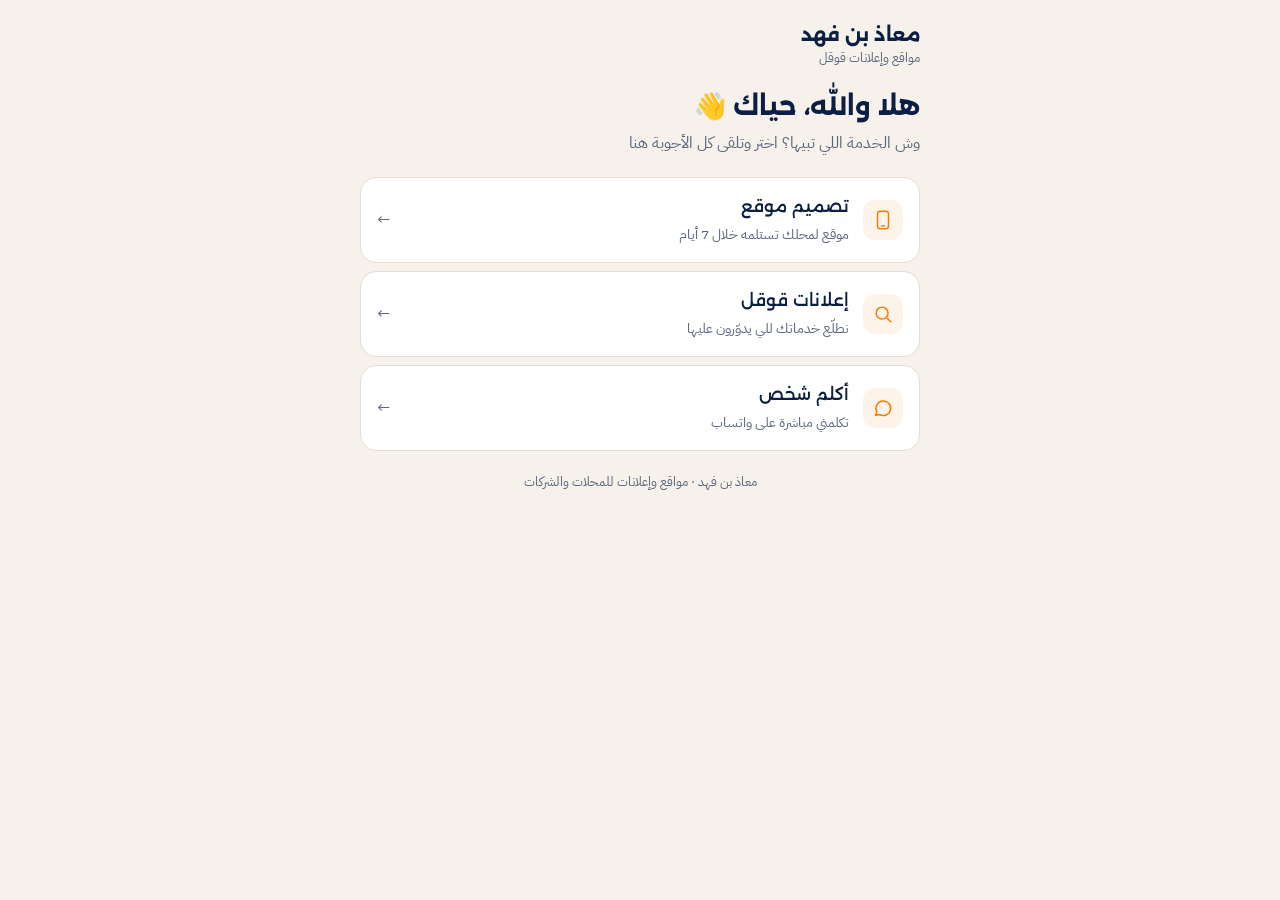
<file: index.html>
<!doctype html>
<html lang="ar" dir="rtl">
<head>
<meta charset="utf-8">
<meta name="viewport" content="width=device-width,initial-scale=1,viewport-fit=cover">
<title>معاذ بن فهد</title>
<link rel="stylesheet" href="https://fonts.googleapis.com/css2?family=Alexandria:wght@500;700;800&family=IBM+Plex+Sans+Arabic:wght@400;500;600&display=swap">
<meta name="description" content="تصميم مواقع للمحلات والشركات وإعلانات قوقل — معاذ بن فهد">
<meta property="og:title" content="معاذ بن فهد — مواقع وإعلانات قوقل">
<meta property="og:description" content="موقع لمحلك تستلمه خلال 7 أيام، وإعلانات قوقل للشركات">
<link rel="icon" href="data:image/svg+xml,%3Csvg xmlns='http://www.w3.org/2000/svg' viewBox='0 0 32 32'%3E%3Crect width='32' height='32' rx='8' fill='%230B1F44'/%3E%3Crect x='6' y='22' width='20' height='4' rx='2' fill='%23F57C00'/%3E%3C/svg%3E">
<style>
html{-webkit-text-size-adjust:100%}body{margin:0}[hidden]{display:none!important}img{max-width:100%}

/* Layout: phone-first single column — brand header, 3 service choices, one open panel (answers + start form) */
:root{
  --bg:#F6F1EA; --surface:#FFFFFF; --ink:#0B1F44; --muted:#5A6680; --line:#E4DCCF;
  --orange:#F57C00; --orange-soft:#FFE6CC; --navy:#0B1F44; --on-navy:#FFFFFF; --ok:#1E8E5A;
  --f-display:"Alexandria","IBM Plex Sans Arabic",Tahoma,sans-serif;
  --f-body:"IBM Plex Sans Arabic",Tahoma,"Segoe UI",sans-serif;
}
@media (prefers-color-scheme:dark){:root:not([data-theme="light"]){
  --bg:#0A1426; --surface:#122039; --ink:#EEF2F8; --muted:#9AA8C0; --line:#22324F;
  --orange:#FF9433; --orange-soft:#3A2614; --navy:#1C3260; --on-navy:#FFFFFF; --ok:#4CC38A; color-scheme:dark}}
:root[data-theme="dark"]{
  --bg:#0A1426; --surface:#122039; --ink:#EEF2F8; --muted:#9AA8C0; --line:#22324F;
  --orange:#FF9433; --orange-soft:#3A2614; --navy:#1C3260; --on-navy:#FFFFFF; --ok:#4CC38A; color-scheme:dark}
*{box-sizing:border-box}
body{background:var(--bg);color:var(--ink);font-family:var(--f-body);font-size:16px;line-height:1.7;
  padding-left:max(16px,env(safe-area-inset-left,0px));padding-right:max(16px,env(safe-area-inset-right,0px));padding-block:24px 48px}
.wrap{max-width:560px;margin:0 auto;display:flex;flex-direction:column;gap:20px}
h1,h2,h3{font-family:var(--f-display);margin:0;text-wrap:balance;line-height:1.35}
a{color:inherit}
button,input,select{font:inherit;color:inherit}
:focus-visible{outline:3px solid var(--orange);outline-offset:2px}

.brand b{font-family:var(--f-display);font-size:19px;font-weight:700;display:block;line-height:1.2}
.brand span{font-size:13px;color:var(--muted);display:block}
.hello h1{font-size:26px;font-weight:700}
.hello p{margin:6px 0 0;color:var(--muted)}

:root{--ease:cubic-bezier(.22,.8,.26,1)}
.choices{display:grid;gap:8px}
.choice{display:flex;align-items:center;gap:14px;width:100%;text-align:right;background:var(--surface);border:1px solid var(--line);
  border-radius:16px;padding:14px 16px;cursor:pointer;transition:background-color .35s var(--ease),border-color .35s var(--ease),transform .25s var(--ease),box-shadow .35s var(--ease)}
.choice:hover{border-color:color-mix(in srgb,var(--orange) 35%,var(--line))}
.choice:active{transform:scale(.985)}
.choice[aria-pressed="true"]{background:var(--orange-soft);border-color:transparent;box-shadow:0 6px 18px -10px color-mix(in srgb,var(--orange) 45%,transparent)}
.choice i{width:40px;height:40px;border-radius:12px;color:var(--orange);display:flex;align-items:center;justify-content:center;flex:none;
  background:color-mix(in srgb,var(--orange) 9%,transparent);transition:background-color .35s var(--ease)}
.choice[aria-pressed="true"] i{background:var(--surface)}
.choice strong{font-family:var(--f-display);font-size:17px;font-weight:500;display:block}
.choice small{color:var(--muted);font-size:14px}
.choice .arr{margin-inline-start:auto;color:var(--muted);transition:transform .35s var(--ease)}
.choice[aria-pressed="true"] .arr{transform:rotate(-90deg)}

.panel{display:flex;flex-direction:column;gap:12px}
.panel h2{font-size:19px;font-weight:500}
.reveal{animation:rise .45s var(--ease) both}
@keyframes rise{from{opacity:0;transform:translateY(10px)}to{opacity:1;transform:none}}
.faq{background:var(--surface);border:1px solid var(--line);border-radius:16px;overflow:hidden}
.faq details{border-top:1px solid var(--line)}
.faq details:first-child{border-top:0}
.faq summary{list-style:none;cursor:pointer;padding:14px 18px;font-weight:500;display:flex;justify-content:space-between;gap:12px;align-items:center}
.faq summary::-webkit-details-marker{display:none}
.faq summary::after{content:"";width:9px;height:9px;flex:none;border-left:1.5px solid var(--orange);border-bottom:1.5px solid var(--orange);
  transform:rotate(-45deg) translateY(-2px);transition:transform .35s var(--ease)}
.faq details[open] summary::after{transform:rotate(135deg) translateY(-2px)}
.faq .ans{padding:0 18px 16px;color:var(--muted);white-space:pre-line;overflow:hidden}
@media (prefers-reduced-motion:reduce){.reveal{animation:none}.choice,.choice i,.choice .arr,.faq summary::after{transition:none}}
.pkg{list-style:none;margin:8px 0 10px;padding:0;display:grid;gap:4px;white-space:normal;color:var(--ink)}
.pkg li{position:relative;padding-inline-start:22px}
.pkg li::before{content:"";position:absolute;inset-inline-start:2px;top:.55em;width:10px;height:6px;border-left:1.6px solid var(--orange);border-bottom:1.6px solid var(--orange);transform:rotate(-45deg)}
.plans{display:grid;gap:10px;margin:10px 0 12px;white-space:normal}
.plan{border:1px solid var(--line);border-radius:14px;padding:12px 14px;display:flex;flex-direction:column;gap:4px;color:var(--ink)}
.plan.best{border-color:color-mix(in srgb,var(--orange) 55%,var(--line));background:color-mix(in srgb,var(--orange) 6%,transparent)}
.plan b{font-family:var(--f-display);font-weight:500;font-size:16px}
.plan .amt{font-family:var(--f-display);color:var(--orange);font-size:20px;font-weight:700}
.plan .pkg{margin:6px 0 0}
.works{list-style:none;margin:10px 0 0;padding:0;display:grid;gap:6px;white-space:normal}
.works a{display:flex;justify-content:space-between;align-items:center;gap:10px;text-decoration:none;color:var(--ink);background:var(--bg);
  border-radius:12px;padding:11px 14px;transition:background-color .3s var(--ease)}
.works a:hover{background:var(--orange-soft)}
.works b{font-weight:500}
.works span{color:var(--orange);font-size:14px;white-space:nowrap}
.shots{display:grid;grid-template-columns:repeat(3,1fr);gap:8px;margin-top:4px}
.shots img{width:100%;max-width:100%;aspect-ratio:480/760;object-fit:cover;object-position:top;border-radius:12px;border:1px solid var(--line);display:block}

.start{background:var(--navy);color:var(--on-navy);border-radius:22px;padding:20px;display:flex;flex-direction:column;gap:12px}
.start h3{font-size:18px;font-weight:500}
.start p{margin:0;opacity:.8;font-size:14px}
.field{display:flex;flex-direction:column;gap:4px}
.field label{font-size:14px;opacity:.85}
.field input,.field select{width:100%;min-width:0;background:var(--surface);color:var(--ink);border:0;border-radius:12px;padding:12px 14px;font-size:16px}
.send{display:flex;align-items:center;justify-content:center;gap:10px;background:var(--orange);color:#fff;text-decoration:none;font-family:var(--f-display);
  font-weight:500;font-size:16px;border-radius:14px;padding:14px;margin-top:4px;transition:opacity .35s var(--ease),transform .2s var(--ease)}
.send:active{transform:scale(.98)}
.send[aria-disabled="true"]{opacity:.45;pointer-events:none}
.hint{font-size:13px;opacity:.75;text-align:center}
.human{background:var(--surface);border:1px solid var(--line);border-radius:18px;padding:18px;display:flex;flex-direction:column;gap:10px}
.num{display:flex;align-items:center;justify-content:space-between;gap:8px;background:var(--bg);border-radius:12px;padding:10px 14px;font-variant-numeric:tabular-nums}
.num span{direction:ltr;font-weight:600}
.num button{background:none;border:1px solid var(--line);border-radius:10px;padding:4px 12px;cursor:pointer;font-size:14px}
footer{color:var(--muted);font-size:13px;text-align:center}
@media (prefers-reduced-motion:reduce){.choice{transition:none}}
</style>
</head>
<body>
<div class="wrap">
  <div class="brand">
    <div><b>معاذ بن فهد</b><span>مواقع وإعلانات قوقل</span></div>
  </div>

  <div class="hello">
    <h1>هلا والله، حياك 👋</h1>
    <p>وش الخدمة اللي تبيها؟ اختر وتلقى كل الأجوبة هنا</p>
  </div>

  <div class="choices" role="group" aria-label="الخدمات">
    <button class="choice" id="c-web" aria-pressed="false" data-open="p-web">
      <i><svg width="22" height="22" viewBox="0 0 24 24" fill="none" stroke="currentColor" stroke-width="1.6"><rect x="6" y="2.5" width="12" height="19" rx="3"/><path d="M10 18.5h4"/></svg></i>
      <span><strong>تصميم موقع</strong><small>موقع لمحلك تستلمه خلال 7 أيام</small></span><span class="arr">←</span>
    </button>
    <button class="choice" id="c-ads" aria-pressed="false" data-open="p-ads">
      <i><svg width="22" height="22" viewBox="0 0 24 24" fill="none" stroke="currentColor" stroke-width="1.6"><circle cx="11" cy="11" r="6.5"/><path d="m16 16 5 5"/></svg></i>
      <span><strong>إعلانات قوقل</strong><small>نطلّع خدماتك للي يدوّرون عليها</small></span><span class="arr">←</span>
    </button>
    <button class="choice" id="c-human" aria-pressed="false" data-open="p-human">
      <i><svg width="22" height="22" viewBox="0 0 24 24" fill="none" stroke="currentColor" stroke-width="1.6"><path d="M4 20l1.3-3.9A8 8 0 1 1 8 19z"/></svg></i>
      <span><strong>أكلم شخص</strong><small>تكلمني مباشرة على واتساب</small></span><span class="arr">←</span>
    </button>
  </div>

  <!-- WEB -->
  <section class="panel" id="p-web" hidden>
    <h2>تصميم موقع</h2>
    <div class="faq">
      <details><summary>كم ياخذ وقت؟</summary><div class="ans">تستلم موقعك خلال 7 أيام من ما توصلنا معلوماتك</div></details>
      <details><summary>كم السعر؟ ووش في الباقات؟</summary><div class="ans" id="web-price">عندنا باقتين، اختر اللي يريحك:
        <div class="plans">
          <div class="plan"><b>باقة التصميم</b><span class="amt">1500 ريال</span>
            <ul class="pkg">
              <li>تصميم موقع على هوية محلك وألوانه</li>
              <li>يطلع مرتب على الجوال والكمبيوتر</li>
              <li>صفحة تعرّف بمحلك وخدماتك</li>
              <li>معرض لصور شغلك أو منتجاتك</li>
              <li>موقعك على خريطة قوقل وزر واتساب</li>
              <li>تستلمه خلال 7 أيام مع رابط معاينة</li>
            </ul></div>
          <div class="plan best"><b>باقة التصميم والإطلاق</b><span class="amt">1750 ريال</span>
            <ul class="pkg">
              <li>كل اللي في باقة التصميم</li>
              <li>نرفع الموقع على الإنترنت ونربطه بالدومين</li>
              <li>نسجل الموقع في قوقل عشان يطلع في البحث</li>
              <li>نسوي ملف محلك في خرائط قوقل</li>
              <li>نجرب كل شي ونسلمك الموقع شغال</li>
              <li>أنت مرتاح وما تتعامل مع أي شي تقني</li>
            </ul></div>
        </div>الدفع على 3 دفعات: 250 ريال قبل ما نبدأ، والثانية بعد التسليم، والثالثة بعد شهر
الدومين (اسم الموقع) يكون باسمك وتدفعه لحاله، تقريباً 40 ريال في السنة</div></details>
      <details><summary>كيف الدفع؟</summary><div class="ans">على 3 دفعات:
الأولى 250 ريال قبل ما نبدأ
الثانية بعد ما تستلم موقعك
الثالثة بعد شهر من التسليم</div></details>
      <details><summary>وش في الموقع؟</summary><div class="ans">صفحة تعرّف بمحلك وشغلك
صور منتجاتك أو شغلك
موقعك على الخريطة
زر واتساب يوصل الزبون لك على طول
ويطلع مرتب على الجوال قبل الكمبيوتر</div></details>
      <details><summary>وش أجهز؟</summary><div class="ans">شعار المحل (إذا ما عندك نسويه لك)
اسم المحل ونبذة قصيرة
صور شغلك أو منتجاتك
رقم التواصل والموقع على الخريطة</div></details>
      <details><summary>أبي أشوف نماذج</summary><div class="ans">هذي مواقع حقيقية من شغلي، افتحها وجربها من جوالك
        <ul class="works">
          <li><a href="https://muad74.github.io/engineering/" target="_blank" rel="noopener"><b>مكتب استشارات هندسية</b><span>افتح ←</span></a></li>
          <li><a href="https://muad74.github.io/silicone/" target="_blank" rel="noopener"><b>مصنع سيليكون وعوازل</b><span>افتح ←</span></a></li>
          <li><a href="https://muad74.github.io/realestate-landing/" target="_blank" rel="noopener"><b>صفحة عقارات حي</b><span>افتح ←</span></a></li>
          <li><a href="https://muad74.github.io/events/" target="_blank" rel="noopener"><b>منصة جد للمناسبات</b><span>افتح ←</span></a></li>
          <li><a href="https://muad74.github.io/auto-parts/" target="_blank" rel="noopener"><b>منصة تويون لقطع الغيار</b><span>افتح ←</span></a></li>
          <li><a href="https://muad74.github.io/faheed/" target="_blank" rel="noopener"><b>منصة عالم فهيد للعروض</b><span>افتح ←</span></a></li>
        </ul></div></details>
    </div>
  </section>

  <!-- ADS -->
  <section class="panel" id="p-ads" hidden>
    <h2>إعلانات قوقل</h2>
    <div class="faq">
      <details><summary>وش الخدمة بالضبط؟</summary><div class="ans">نسوي لشركتك حملة إعلانية في قوقل تطلّع خدماتك للي يدوّرون عليها
ونتابع الحملة ونعدّلها باستمرار عشان تجيب لك عملاء بأقل تكلفة
الخدمة لأي شركة أو نشاط يقدم خدمات</div></details>
      <details><summary>كم السعر؟</summary><div class="ans">رسوم الإدارة 3000 ريال بالشهر
وميزانية الإعلان مو داخلة فيها، تدفعها لقوقل مباشرة وأنت تحدد كم تبي تصرف</div></details>
      <details><summary>متى تبان النتائج؟</summary><div class="ans">الإعلان يبدأ يظهر من أول أيام التشغيل بعد موافقة قوقل
وأول الأسابيع نضبط فيها الحملة عشان تتحسن نتايجها
الأرقام تختلف حسب مجالك وميزانيتك، فما نوعدك بأرقام مضمونة</div></details>
      <details><summary>لازم عندي موقع؟</summary><div class="ans">الأفضل يكون عندك موقع، لأن الزبون يضغط الإعلان ويروح له
وإذا ما عندك نسوي لك الموقع والإعلانات مع بعض</div></details>
    </div>
  </section>

  <!-- START FORM (web + ads) -->
  <form class="start" id="start" hidden novalidate>
    <h3>أبي أبدأ ✅</h3>
    <p>عبّ هالمعلومات، وتنفتح لك رسالة واتساب جاهزة ترسلها لي</p>
    <div class="field"><label for="f-name">اسمك</label><input id="f-name" autocomplete="name" maxlength="60"></div>
    <div class="field"><label for="f-shop">اسم محلك أو نشاطك</label><input id="f-shop" maxlength="80"></div>
    <div class="field"><label for="f-city">المدينة</label><input id="f-city" maxlength="40"></div>
    <div class="field"><label for="f-site">عندك موقع حالياً؟</label><select id="f-site"><option value="">اختر</option><option>إيه عندي</option><option>لا ما عندي</option></select></div>
    <a class="send" id="send" href="#" target="_blank" rel="noopener" aria-disabled="true">
      <svg width="22" height="22" viewBox="0 0 24 24" fill="currentColor" aria-hidden="true"><path d="M2 12 21 3l-4 18-5-7z"/></svg>أرسل طلبي على واتساب</a>
    <div class="hint" id="hint">عبّ اسمك واسم محلك عشان يتفعّل الزر</div>
  </form>

  <!-- HUMAN -->
  <section class="panel" id="p-human" hidden>
    <div class="human">
      <h2>أبشر، كلمني مباشرة</h2>
      <a class="send" href="https://wa.me/966548173723?text=%D9%87%D9%84%D8%A7%D8%8C%20%D8%A3%D8%A8%D9%8A%20%D8%A3%D9%83%D9%84%D9%85%D9%83" target="_blank" rel="noopener">افتح المحادثة على واتساب</a>
      <div class="num"><span id="num">+966 54 817 3723</span><button type="button" id="copy">نسخ الرقم</button></div>
    </div>
  </section>

  <footer>معاذ بن فهد · مواقع وإعلانات للمحلات والشركات</footer>
</div>

<script>
const PHONE='966548173723';
let service='';
const choices=[...document.querySelectorAll('.choice')];
const panels={'p-web':'تصميم موقع','p-ads':'إعلانات قوقل','p-human':''};
choices.forEach(b=>b.addEventListener('click',()=>{
  const id=b.dataset.open;
  if(b.getAttribute('aria-pressed')==='true')return;
  chime(560,.9);
  choices.forEach(c=>c.setAttribute('aria-pressed',String(c===b)));
  Object.keys(panels).forEach(p=>document.getElementById(p).hidden=p!==id);
  service=panels[id];
  const form=document.getElementById('start');
  form.hidden=!service;
  [document.getElementById(id),form].forEach(el=>{el.classList.remove('reveal');void el.offsetWidth;el.classList.add('reveal')});
  update();
  setTimeout(()=>document.getElementById(id).scrollIntoView({behavior:REDUCED?'auto':'smooth',block:'start'}),60);
}));

const REDUCED=matchMedia('(prefers-reduced-motion: reduce)').matches;
/* soft UI sound: a short, quiet sine "pluck" made in the browser (plays only after a tap) */
let ac=null;
function chime(freq,vol=1){
  try{
    ac=ac||new (window.AudioContext||window.webkitAudioContext)();
    if(ac.state==='suspended')ac.resume();
    const t=ac.currentTime,o=ac.createOscillator(),o2=ac.createOscillator(),g=ac.createGain(),f=ac.createBiquadFilter();
    o.type='sine';o.frequency.setValueAtTime(freq,t);o.frequency.exponentialRampToValueAtTime(freq*.985,t+.25);
    o2.type='sine';o2.frequency.setValueAtTime(freq*2,t);
    f.type='lowpass';f.frequency.value=1800;
    const m=ac.createGain();m.gain.value=.18;o2.connect(m);m.connect(g);
    o.connect(g);g.connect(f);f.connect(ac.destination);
    g.gain.setValueAtTime(0,t);g.gain.linearRampToValueAtTime(.05*vol,t+.012);g.gain.exponentialRampToValueAtTime(.0001,t+.32);
    o.start(t);o2.start(t);o.stop(t+.34);o2.stop(t+.34);
  }catch(e){}
}

/* smooth accordion: animate the answer's height instead of jumping */
document.querySelectorAll('.faq details').forEach(d=>{
  const sum=d.querySelector('summary'),ans=d.querySelector('.ans');
  sum.addEventListener('click',e=>{
    e.preventDefault();
    if(d.dataset.busy)return;
    const opening=!d.open;
    chime(opening?660:520,.7);
    if(REDUCED){d.open=opening;return}
    d.dataset.busy='1';
    if(opening){
      d.open=true;
      const h=ans.scrollHeight;
      ans.animate([{height:'0px',opacity:0},{height:h+'px',opacity:1}],{duration:320,easing:'cubic-bezier(.22,.8,.26,1)'}).onfinish=()=>delete d.dataset.busy;
    }else{
      const h=ans.scrollHeight;
      ans.animate([{height:h+'px',opacity:1},{height:'0px',opacity:0}],{duration:260,easing:'cubic-bezier(.4,0,.2,1)'}).onfinish=()=>{d.open=false;delete d.dataset.busy};
    }
  });
});
const val=id=>document.getElementById(id).value.trim();
function update(){
  const name=val('f-name'),shop=val('f-shop'),city=val('f-city'),site=val('f-site');
  const ready=name&&shop;
  const lines=['هلا، أبي أبدأ ✅',`الخدمة: ${service}`,`الاسم: ${name}`,`المحل: ${shop}`];
  if(city)lines.push(`المدينة: ${city}`);
  if(site)lines.push(`عندي موقع: ${site}`);
  const a=document.getElementById('send');
  a.href=ready?`https://wa.me/${PHONE}?text=${encodeURIComponent(lines.join('\n'))}`:'#';
  a.setAttribute('aria-disabled',String(!ready));
  document.getElementById('hint').textContent=ready?'تنفتح الرسالة في واتساب، اضغط إرسال هناك':'عبّ اسمك واسم محلك عشان يتفعّل الزر';
}
['f-name','f-shop','f-city','f-site'].forEach(id=>document.getElementById(id).addEventListener('input',update));
document.getElementById('start').addEventListener('submit',e=>e.preventDefault());
document.getElementById('copy').addEventListener('click',async e=>{
  const btn=e.currentTarget;
  try{await navigator.clipboard.writeText('+'+PHONE);btn.textContent='تم النسخ'}
  catch{const r=document.createRange();r.selectNodeContents(document.getElementById('num'));const s=getSelection();s.removeAllRanges();s.addRange(r);btn.textContent='انسخه من التحديد'}
});
</script>
</body>
</html>
</file>
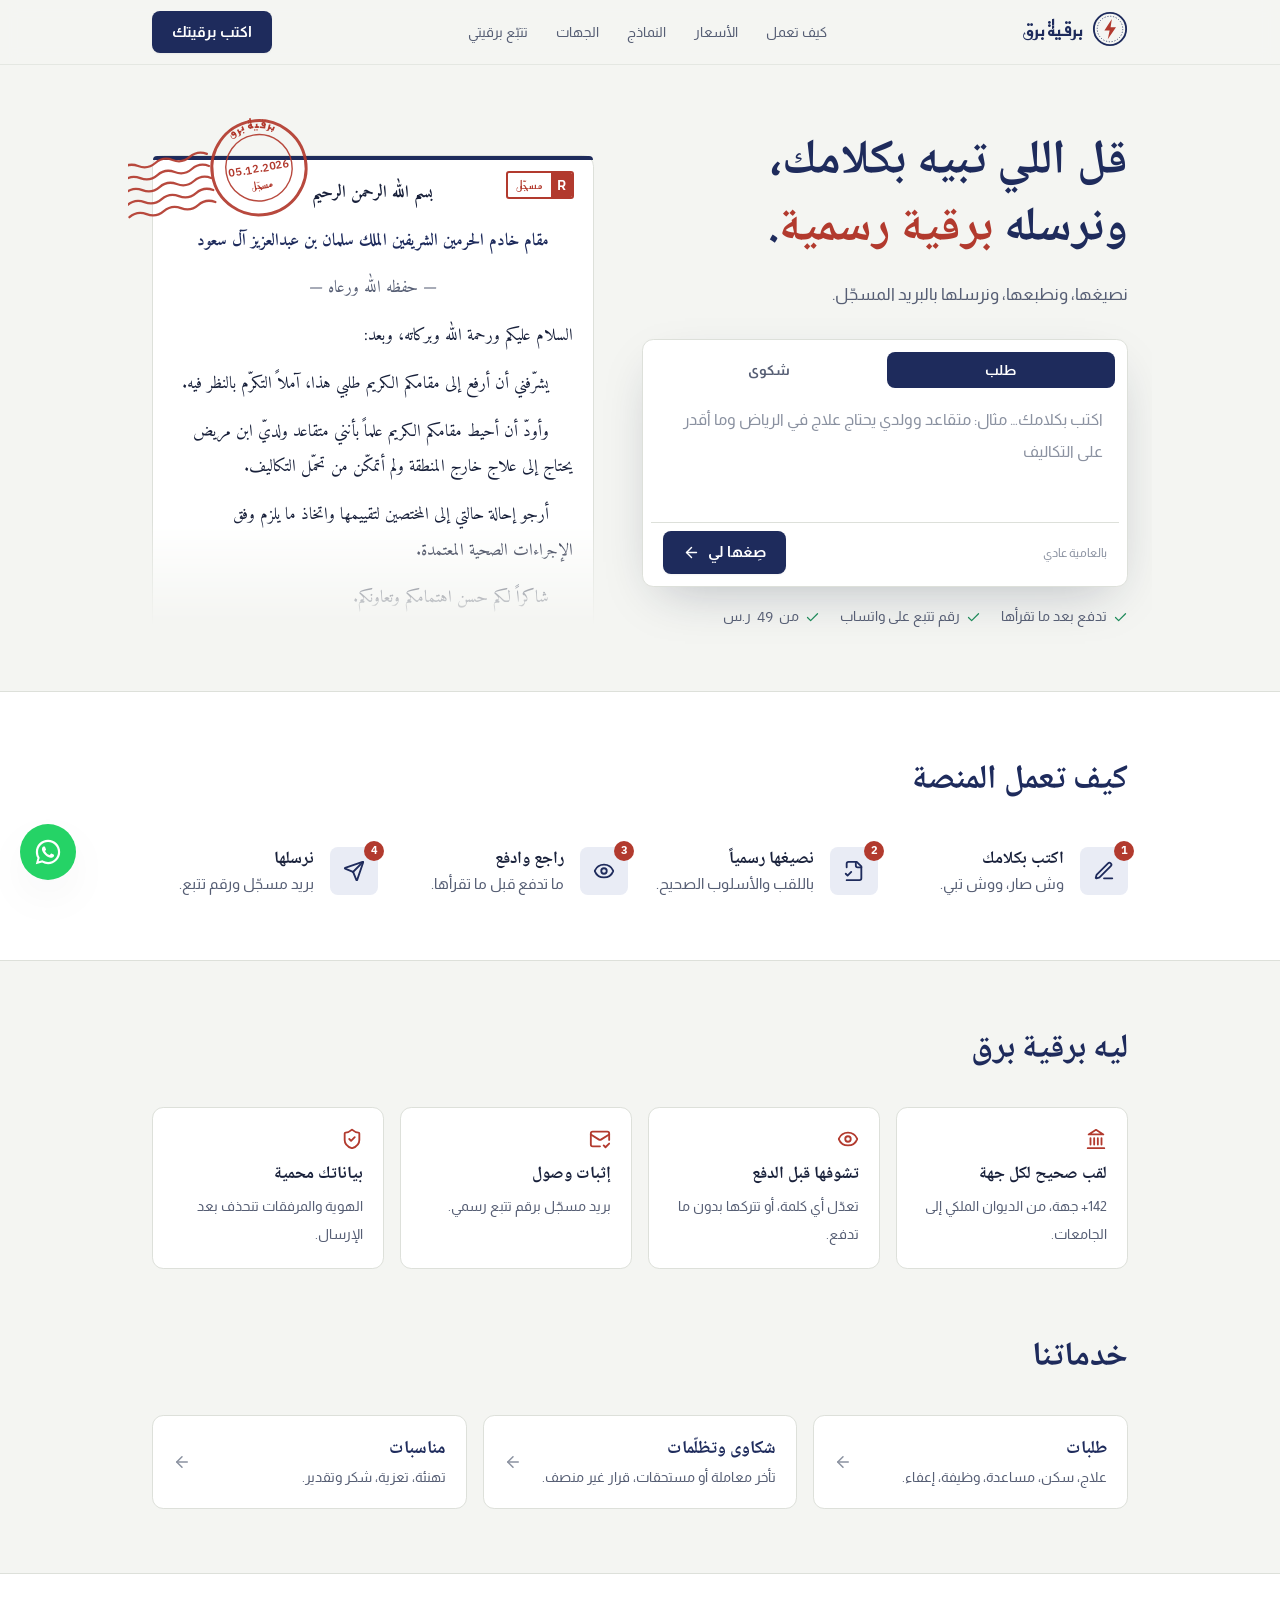
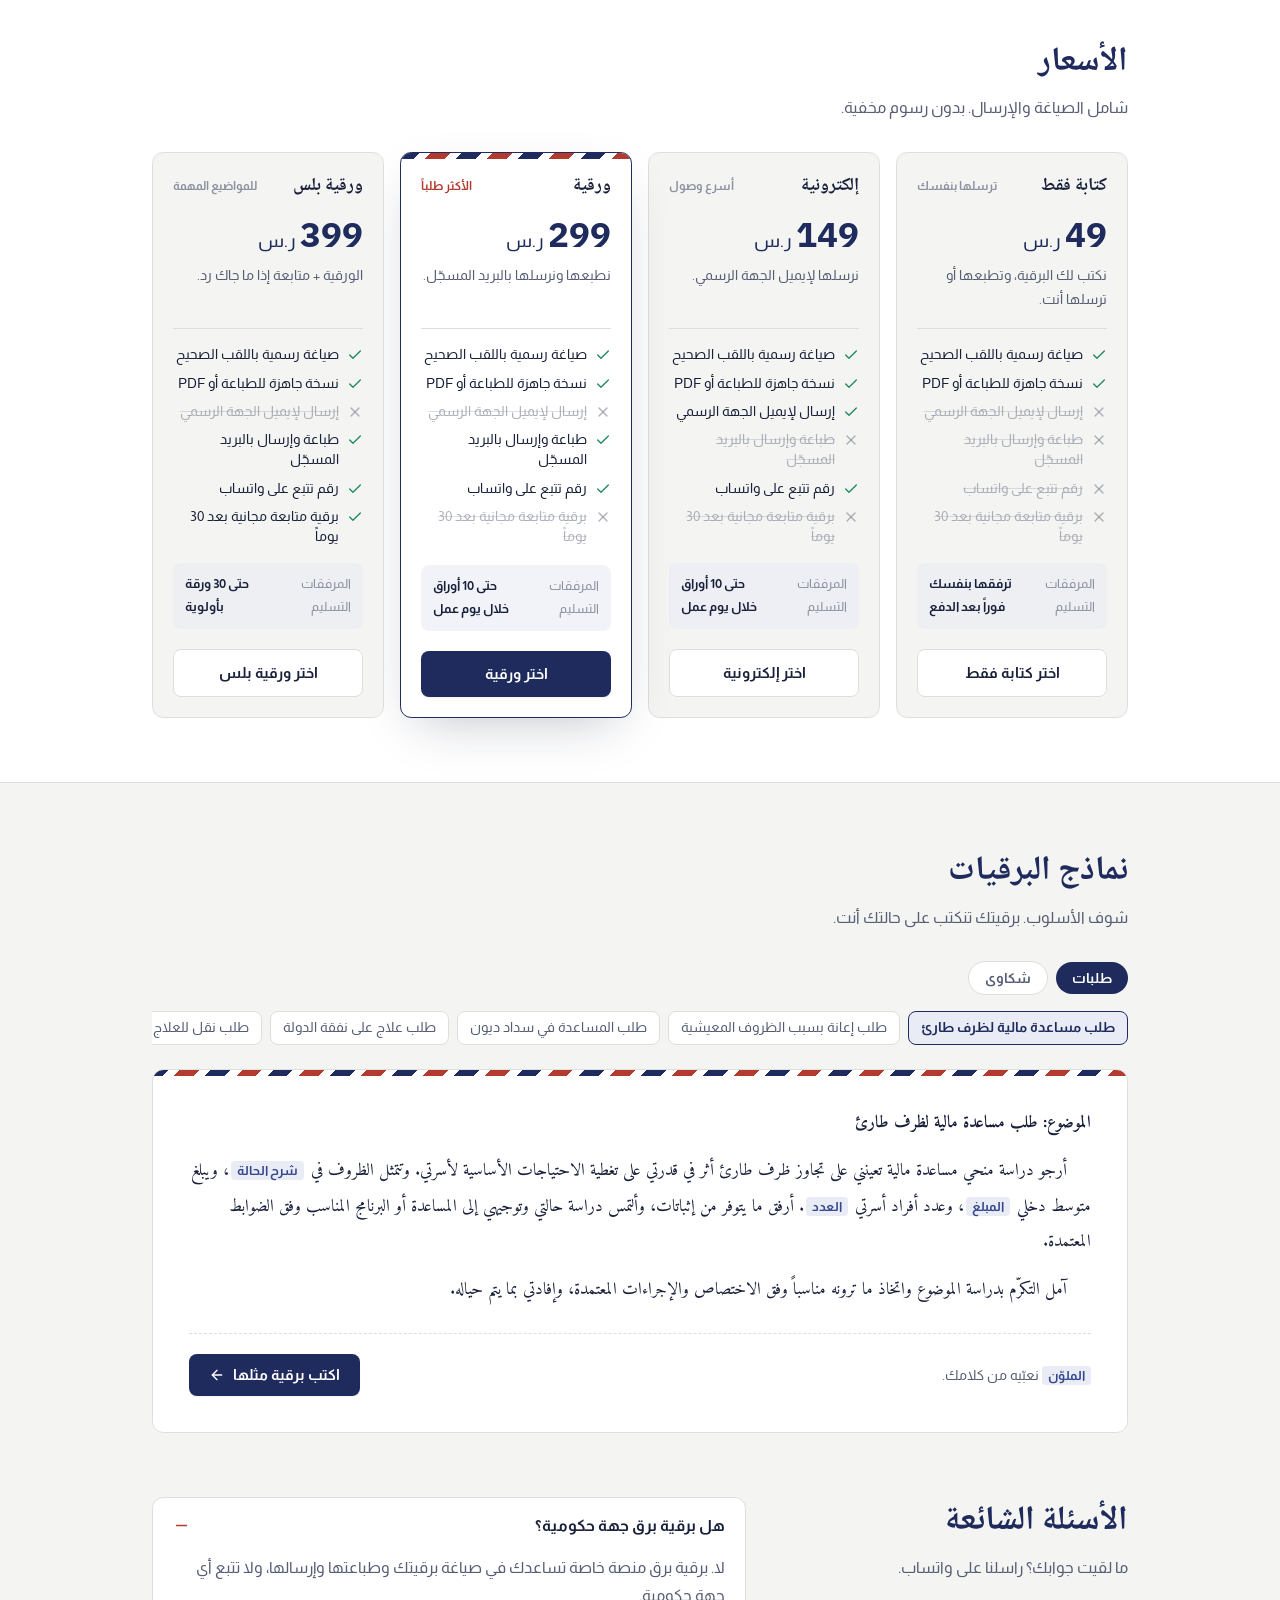
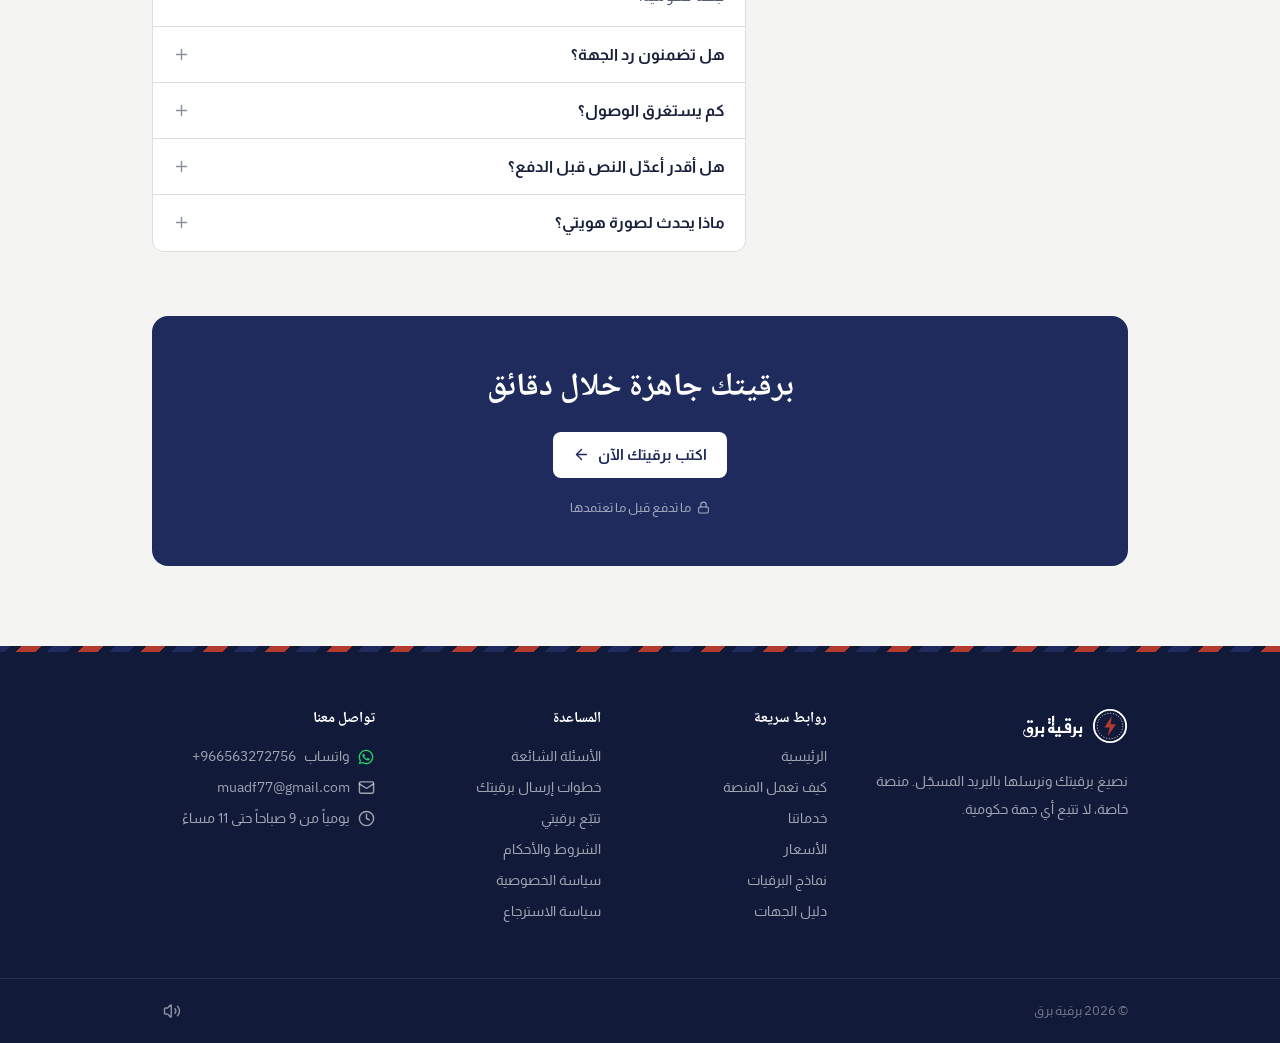
<file: barq/index.html>
<!doctype html>
<html lang="ar" dir="rtl">
  <head>
    <meta charset="UTF-8" />
    <link rel="icon" type="image/svg+xml" href="./favicon.svg" />
    <meta name="viewport" content="width=device-width, initial-scale=1.0" />
    <meta name="theme-color" content="#f4f5f2" />
    <meta name="description" content="برقية برق — اكتب طلبك بكلماتك، ونصيغه برقية رسمية ونطبعها ونرسلها بالبريد المسجل مع رقم تتبع." />
    <title>برقية برق — برقيتك الرسمية بدون عناء</title>
    <link rel="preconnect" href="https://fonts.googleapis.com" />
    <link rel="preconnect" href="https://fonts.gstatic.com" crossorigin />
    <link
      href="https://fonts.googleapis.com/css2?family=Almarai:wght@300;400;700;800&family=Noto+Naskh+Arabic:wght@500;600;700&family=IBM+Plex+Sans:wght@500;600&family=Amiri:wght@400;700&family=Reem+Kufi:wght@500;600;700&display=swap"
      rel="stylesheet"
    />
    <script type="module" crossorigin src="./assets/index-BTHUbgVK.js"></script>
    <link rel="stylesheet" crossorigin href="./assets/index-LTbbfWPG.css">
  <meta name="robots" content="noindex, nofollow">
</head>
  <body>
    <div id="root"></div>
  </body>
</html>
</file>
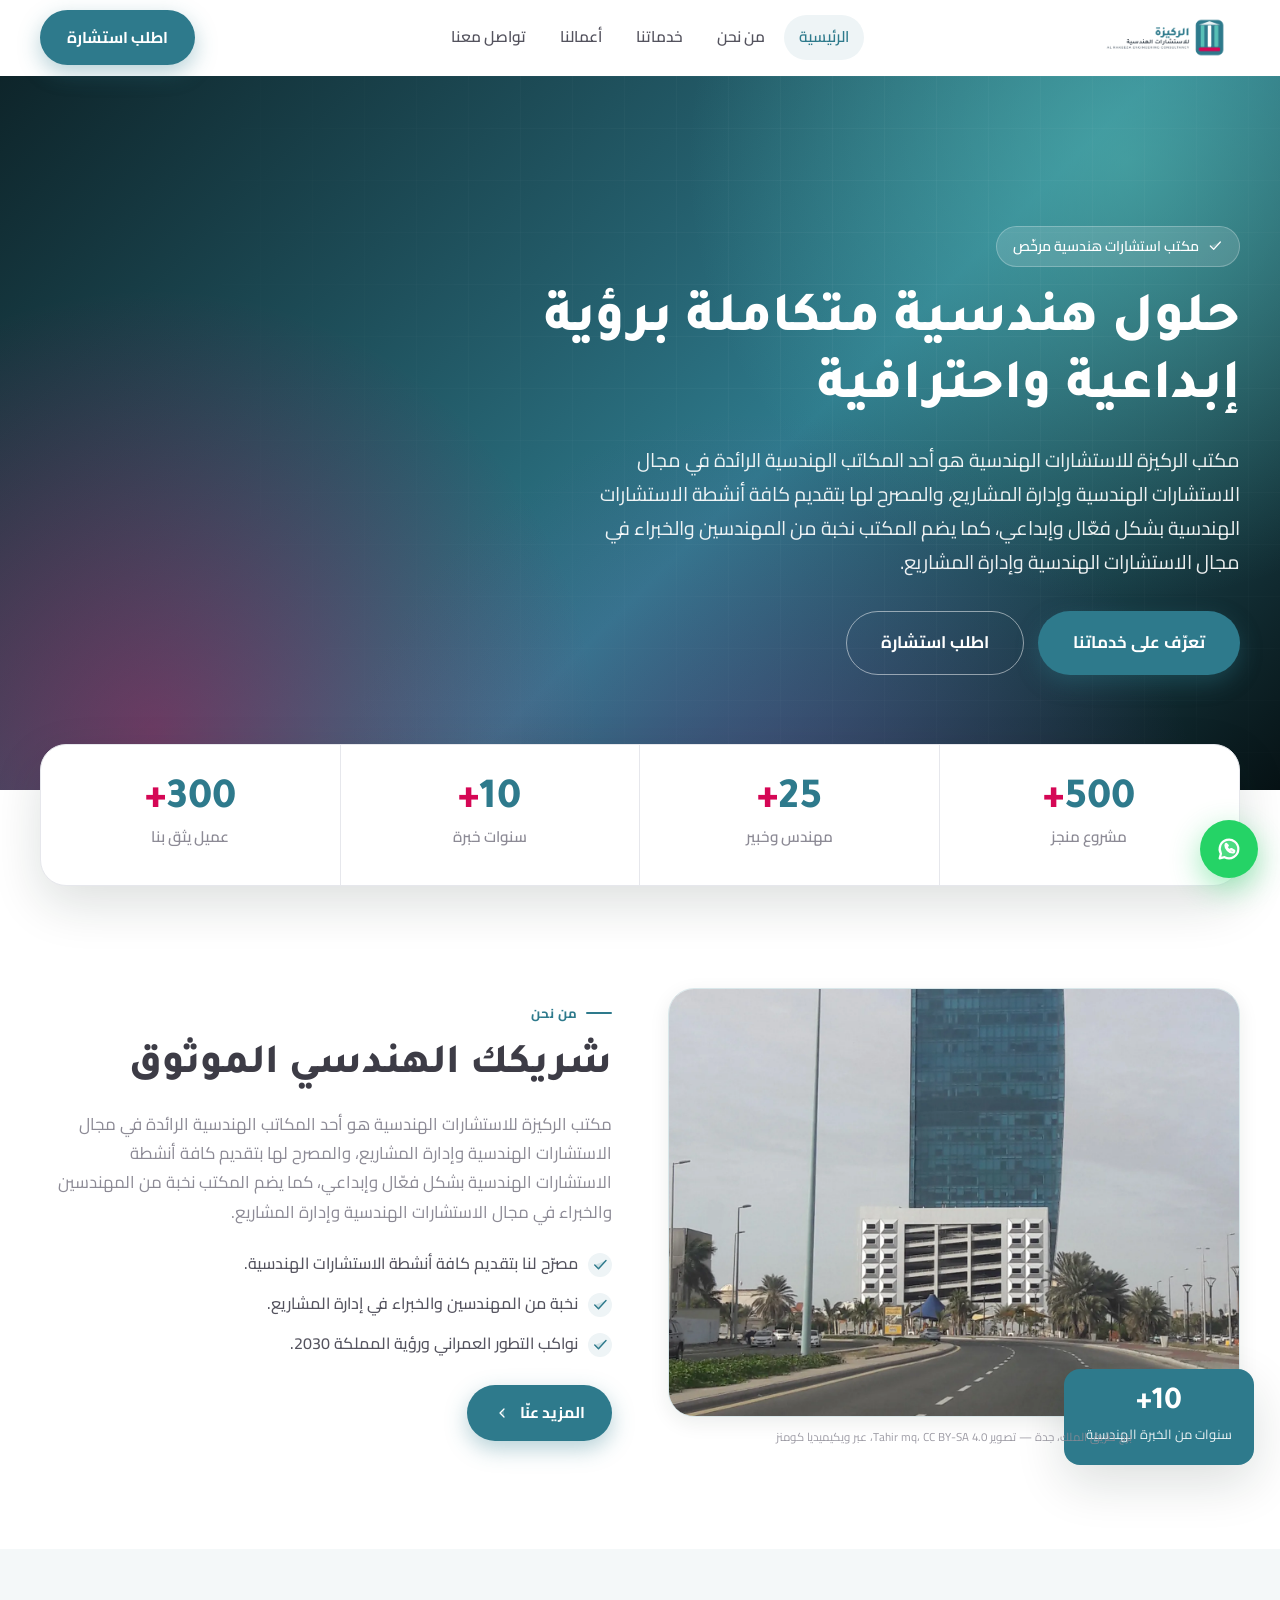
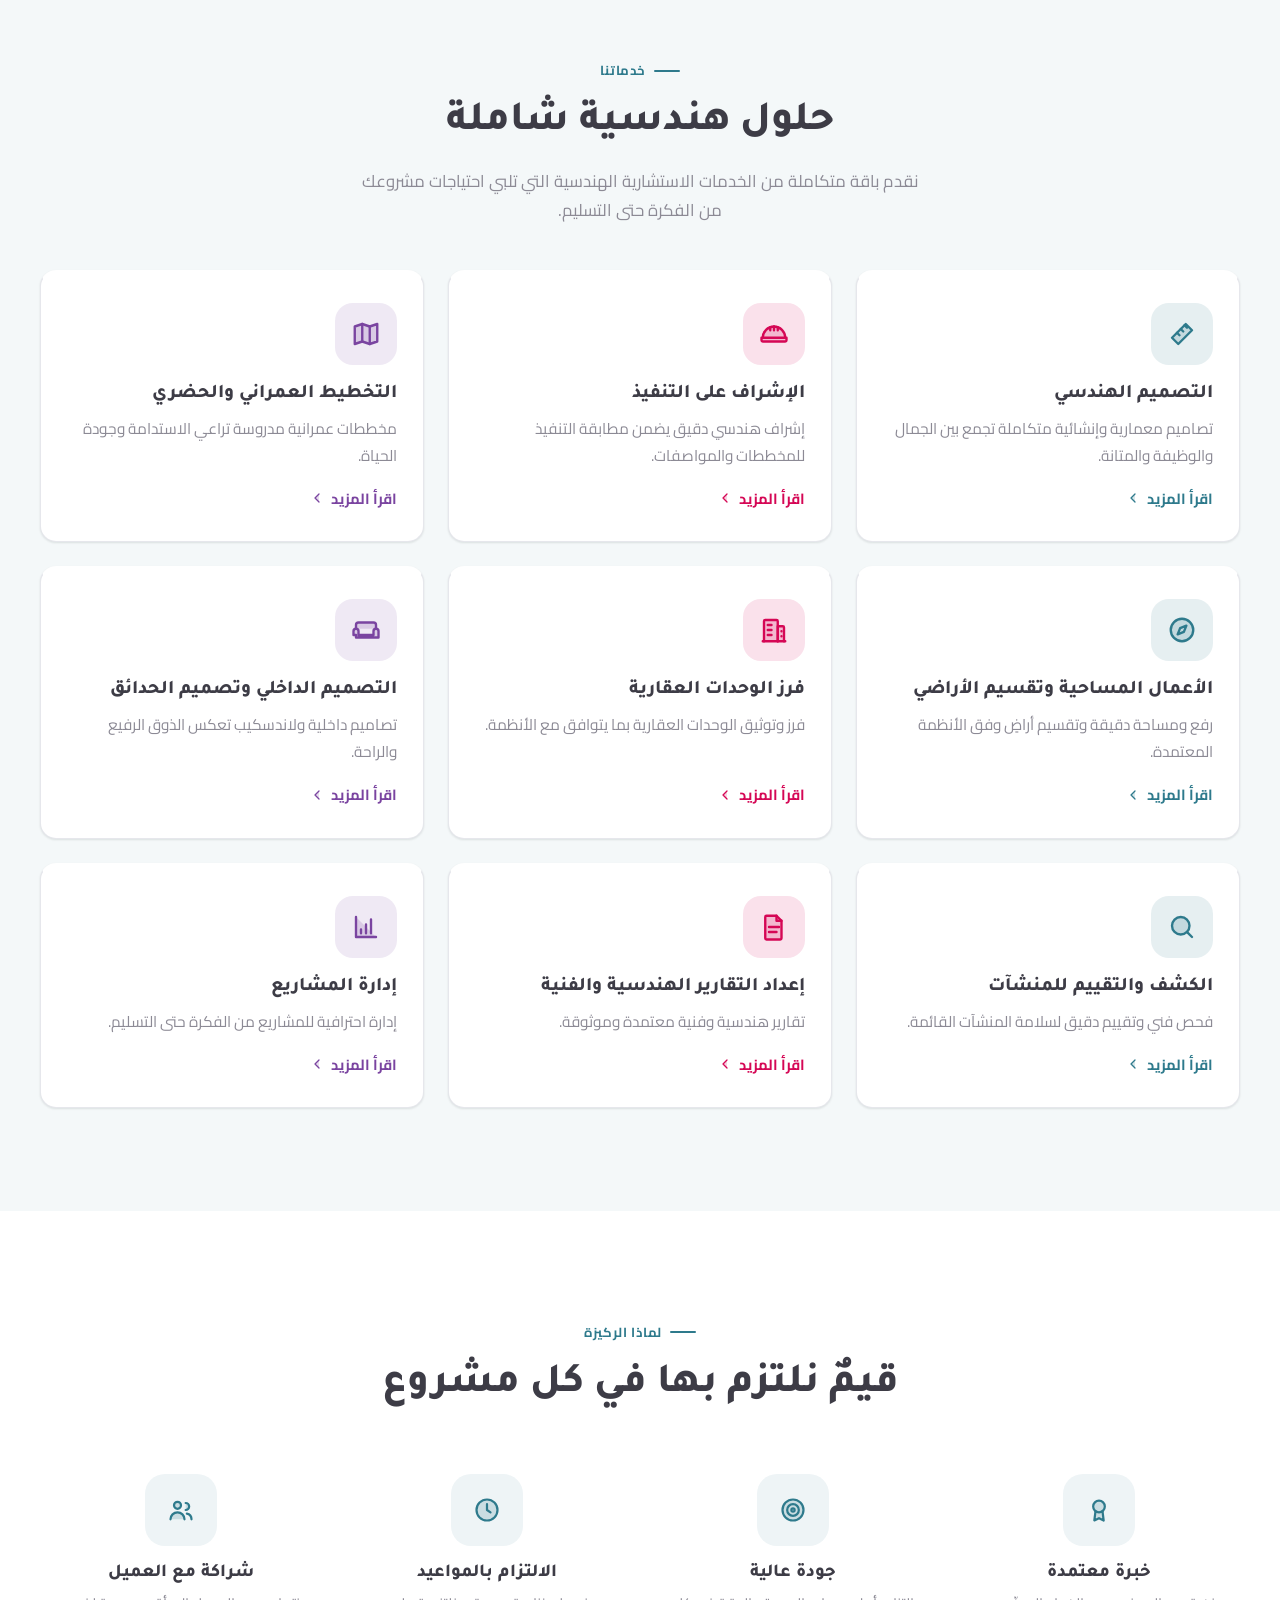
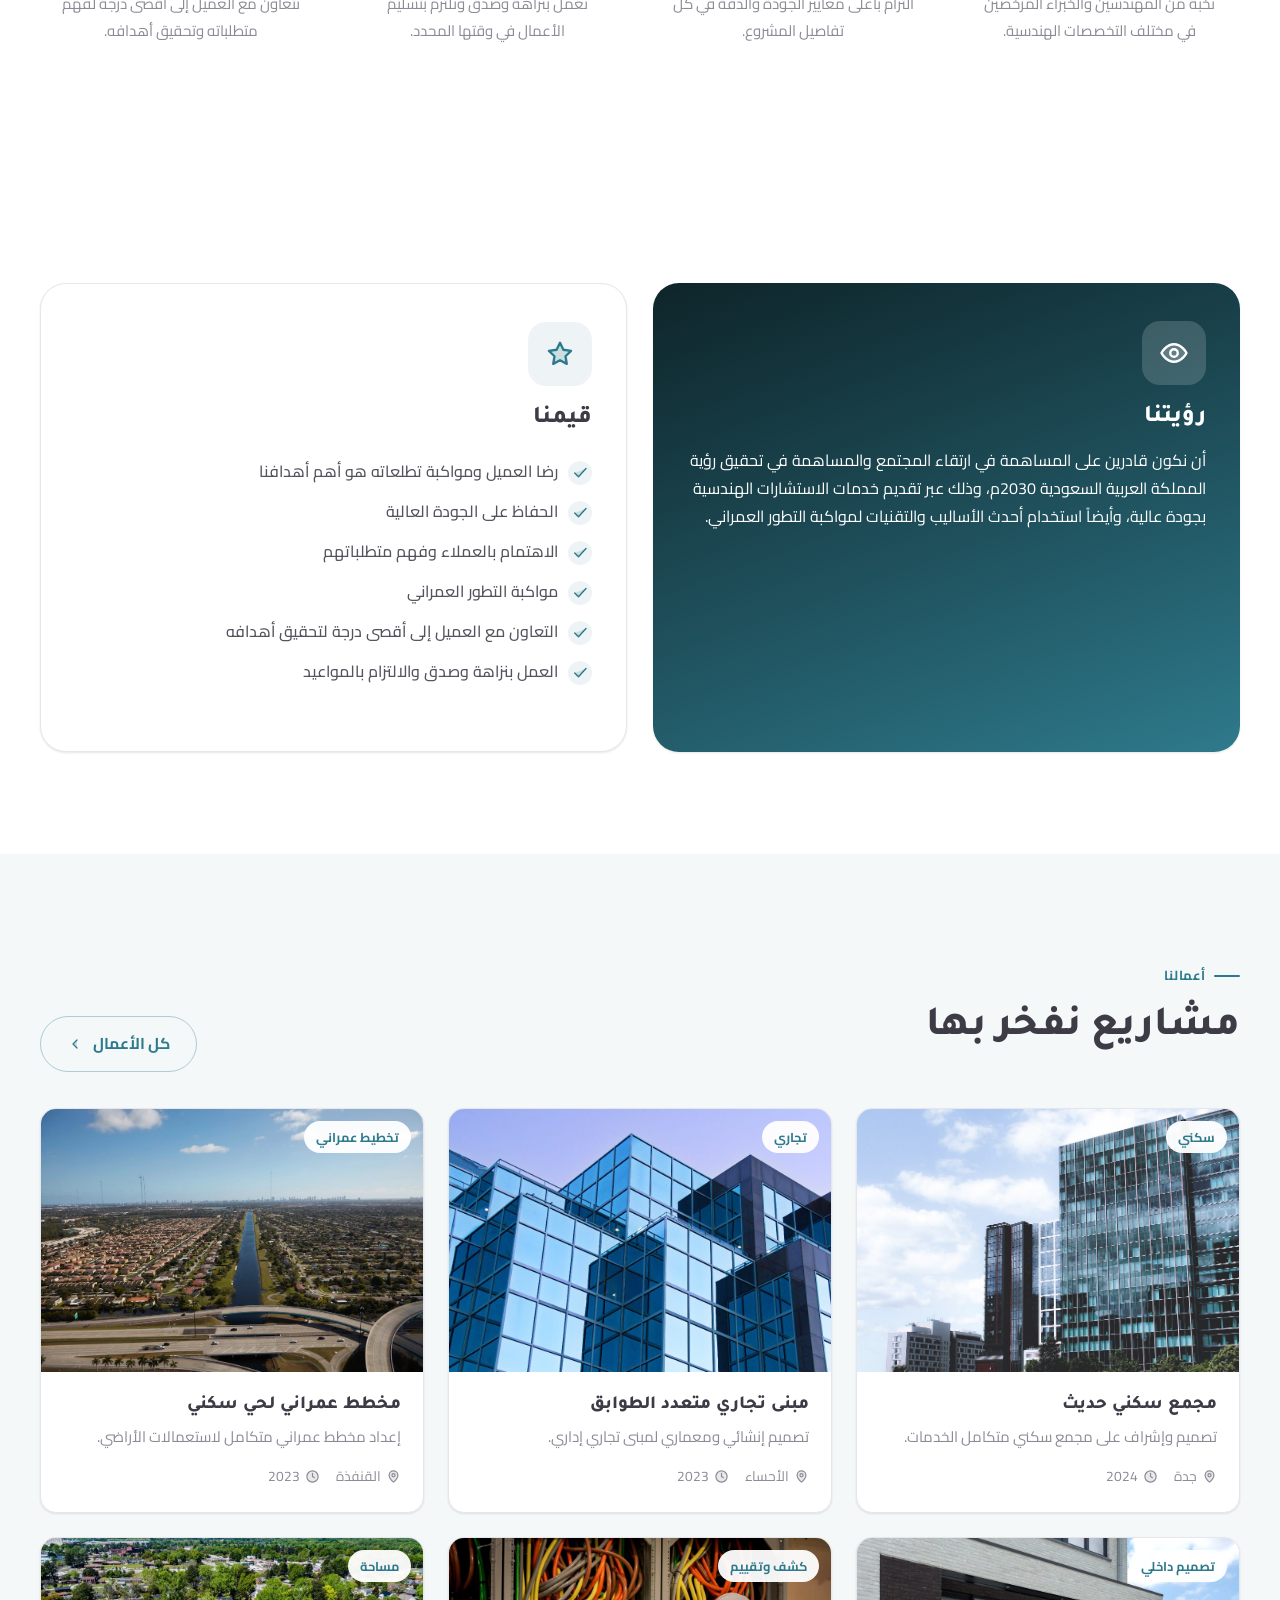
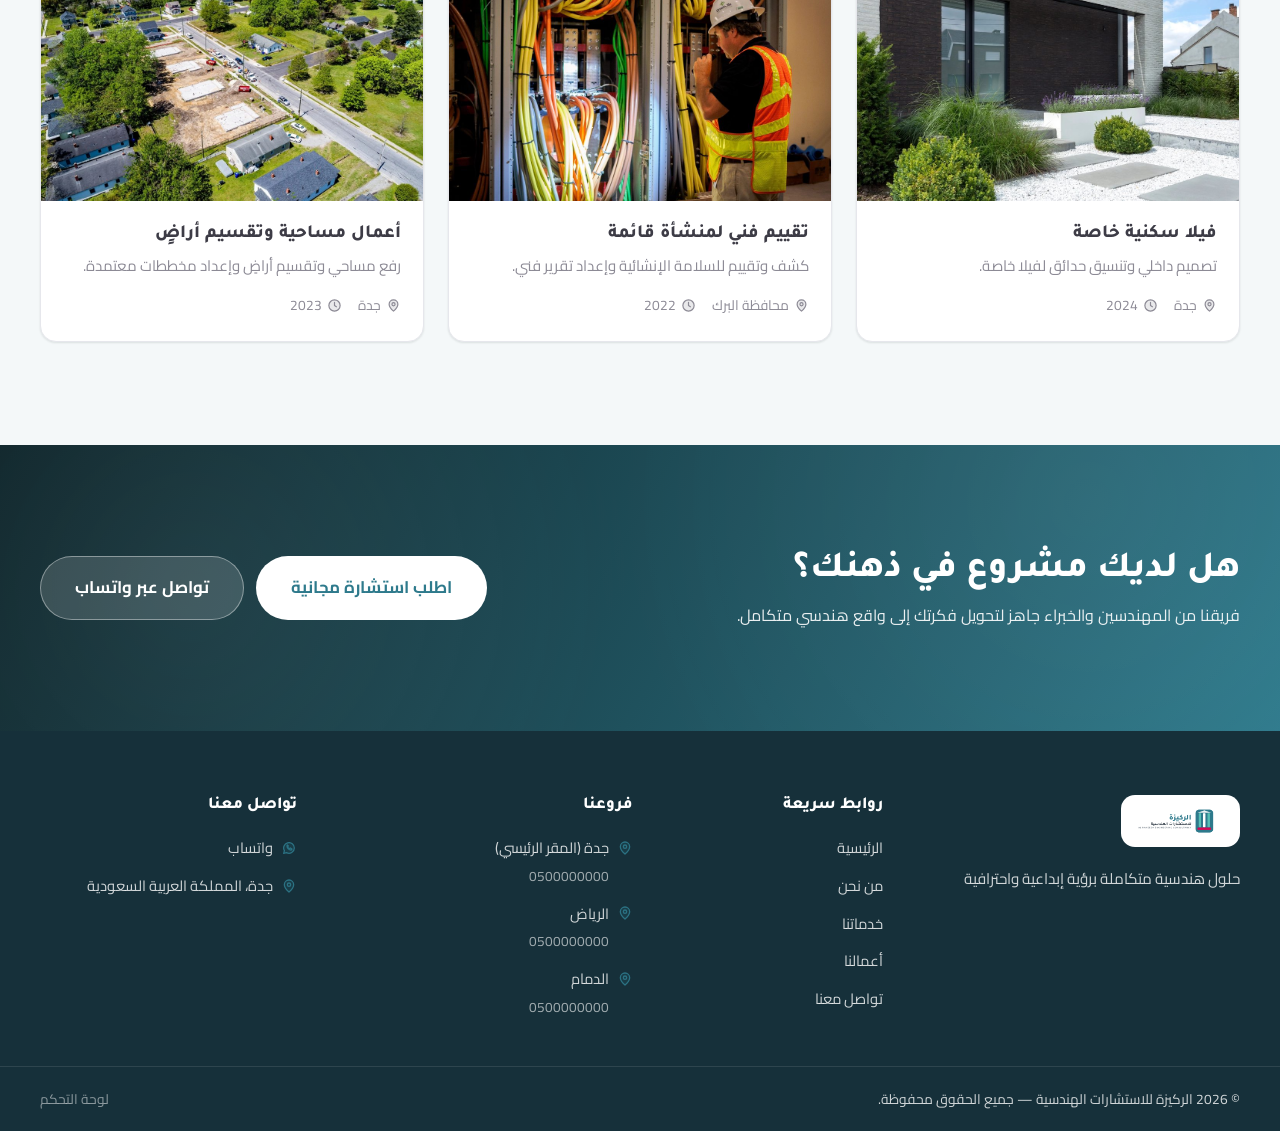
<file: engineering/index.html>
<!doctype html>
<html lang="ar" dir="rtl">
  <head>
    <meta charset="UTF-8" />
    <link rel="icon" type="image/svg+xml" href="./favicon.svg" />
    <meta name="viewport" content="width=device-width, initial-scale=1.0" />
    <meta name="description" content="الركيزة للاستشارات الهندسية — حلول هندسية متكاملة: التصميم والإشراف والتخطيط العمراني والمساحة وإدارة المشاريع." />
    <title>الركيزة للاستشارات الهندسية</title>
    <link rel="preconnect" href="https://fonts.googleapis.com" />
    <link rel="preconnect" href="https://fonts.gstatic.com" crossorigin />
    <link
      href="https://fonts.googleapis.com/css2?family=Cairo:wght@400;500;600;700;800;900&family=Tajawal:wght@400;500;700;800&display=swap"
      rel="stylesheet"
    />
    <script type="module" crossorigin src="./assets/index-BB4SoUMh.js"></script>
    <link rel="stylesheet" crossorigin href="./assets/index-Cbqnf7yG.css">
  <meta name="robots" content="noindex, nofollow">
</head>
  <body>
    <div id="root"></div>
  </body>
</html>
</file>
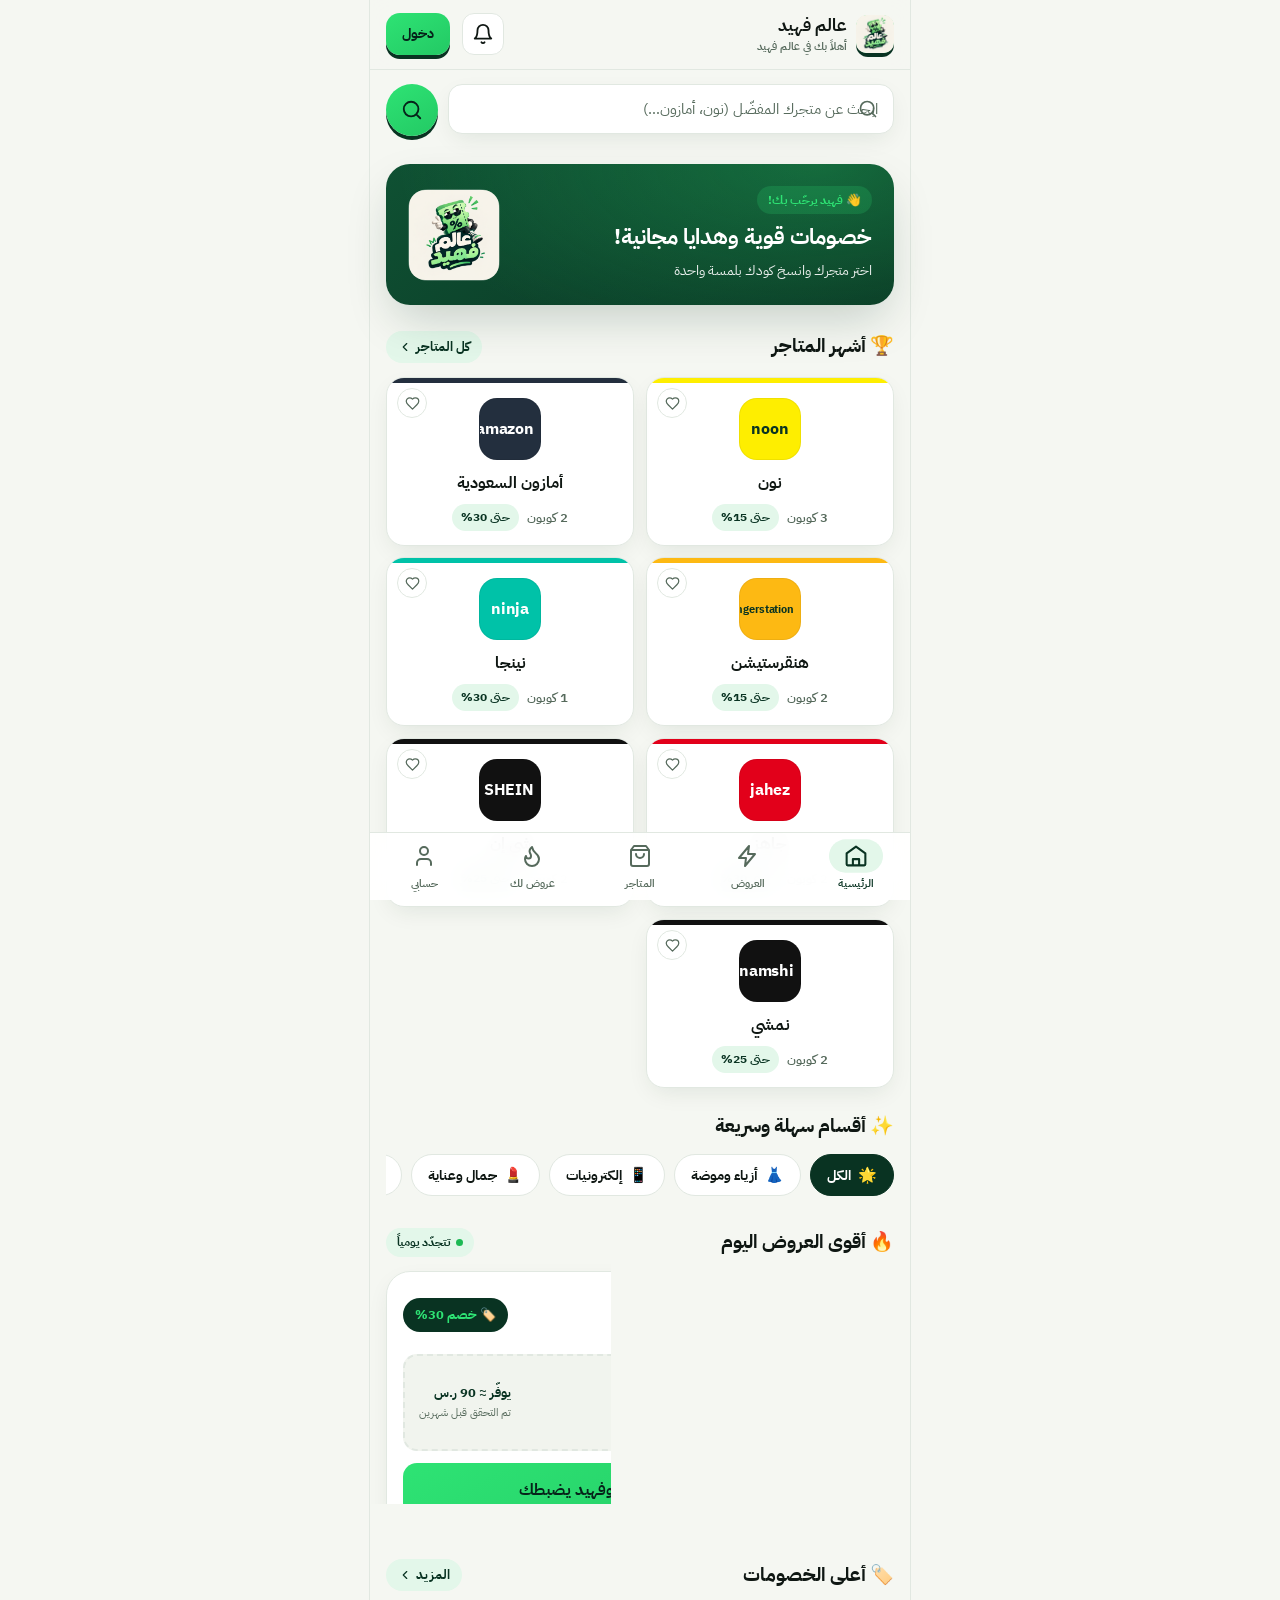
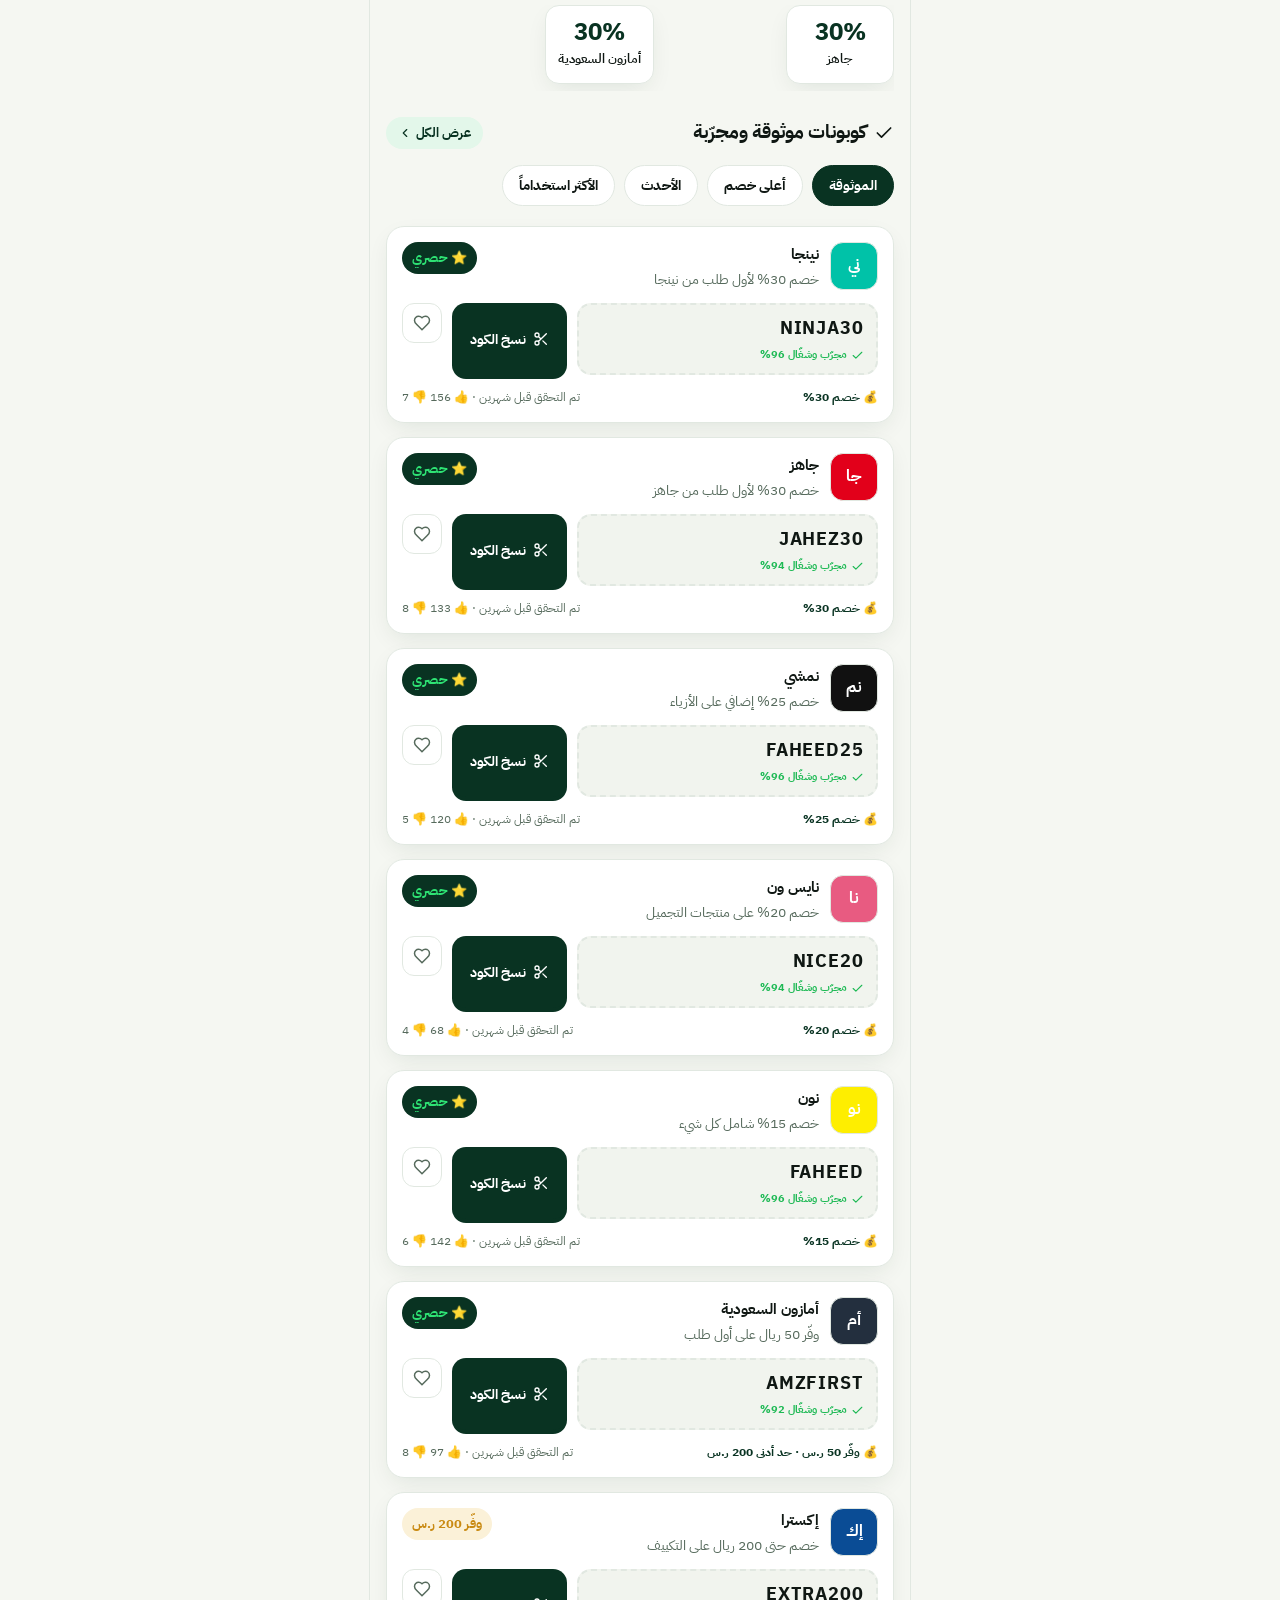
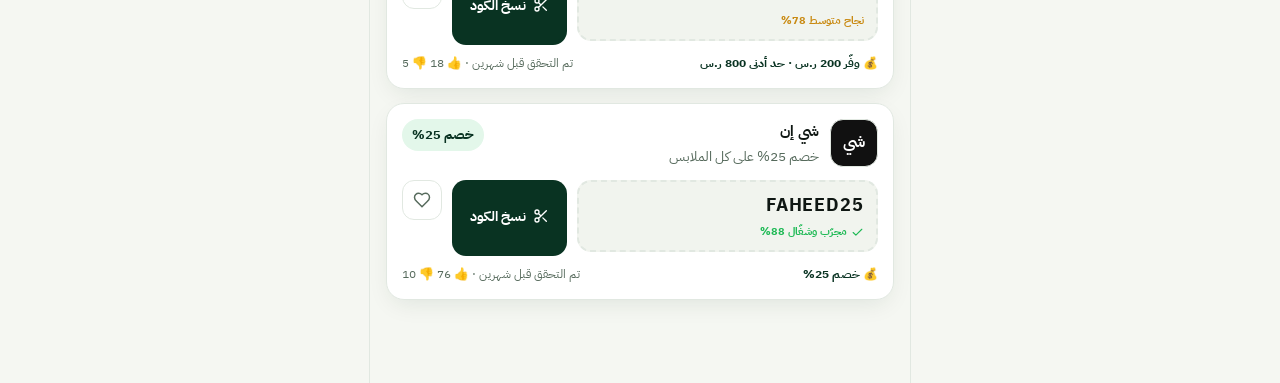
<file: faheed/index.html>
<!doctype html>
<html lang="ar" dir="rtl">
  <head>
    <meta charset="UTF-8" />
    <meta name="viewport" content="width=device-width, initial-scale=1.0, viewport-fit=cover" />
    <meta name="theme-color" content="#093322" />
    <link rel="manifest" href="./manifest.webmanifest" />
    <link rel="icon" href="./icon.svg" type="image/svg+xml" />
    <link rel="apple-touch-icon" href="./icon.svg" />
    <link rel="preconnect" href="https://fonts.googleapis.com" />
    <link rel="preconnect" href="https://fonts.gstatic.com" crossorigin />
    <link href="https://fonts.googleapis.com/css2?family=IBM+Plex+Sans+Arabic:wght@400;500;600;700&display=swap" rel="stylesheet" />
    <script>
      // ضبط الوضع الداكن/الفاتح قبل الرسم لتفادي الوميض
      try {
        var t = localStorage.getItem('waffir_theme');
        if (t) document.documentElement.dataset.theme = t;
      } catch (e) {}
    </script>
    <title>عالم فهيد — أكواد وعروض الخصم</title>
    <script type="module" crossorigin src="./assets/index-CFH-Jxu3.js"></script>
    <link rel="stylesheet" crossorigin href="./assets/index-C_eqAUGa.css">
  <meta name="robots" content="noindex, nofollow">
</head>
  <body>
    <div id="root"></div>
  </body>
</html>
</file>
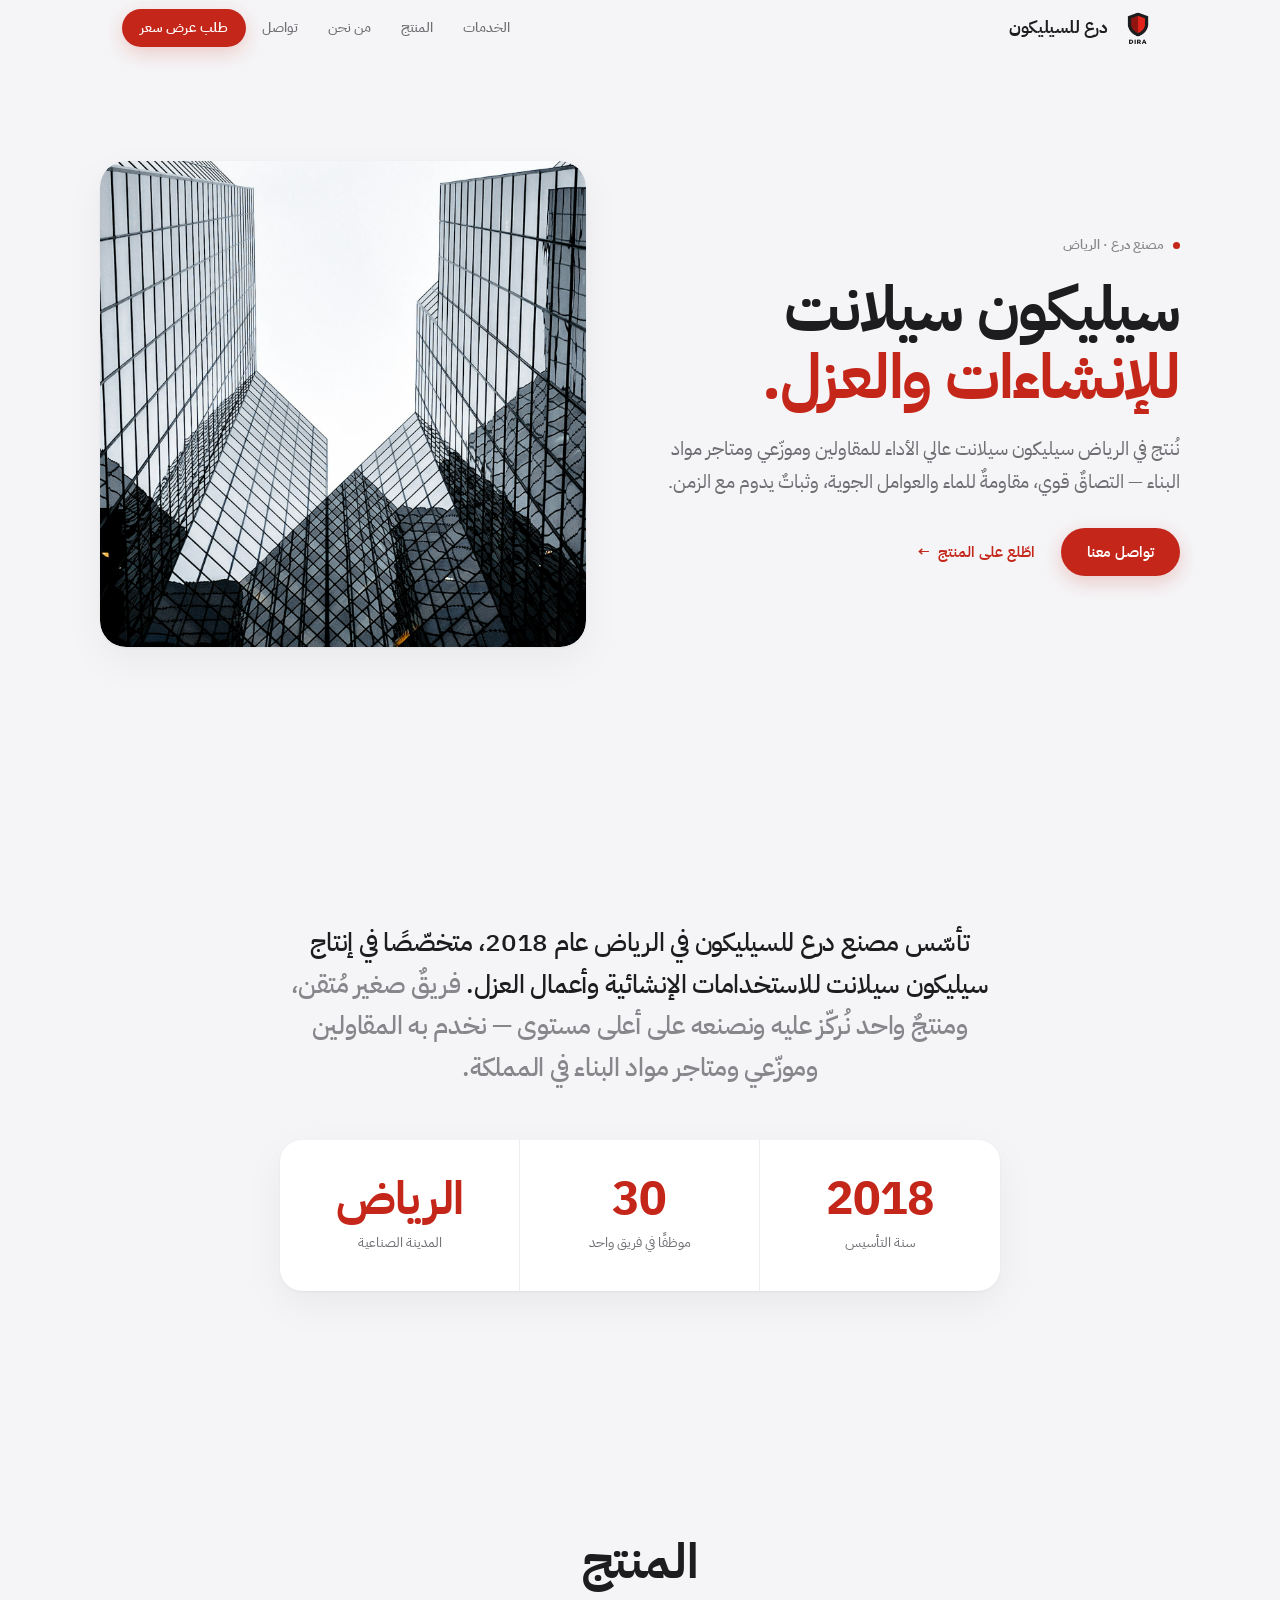
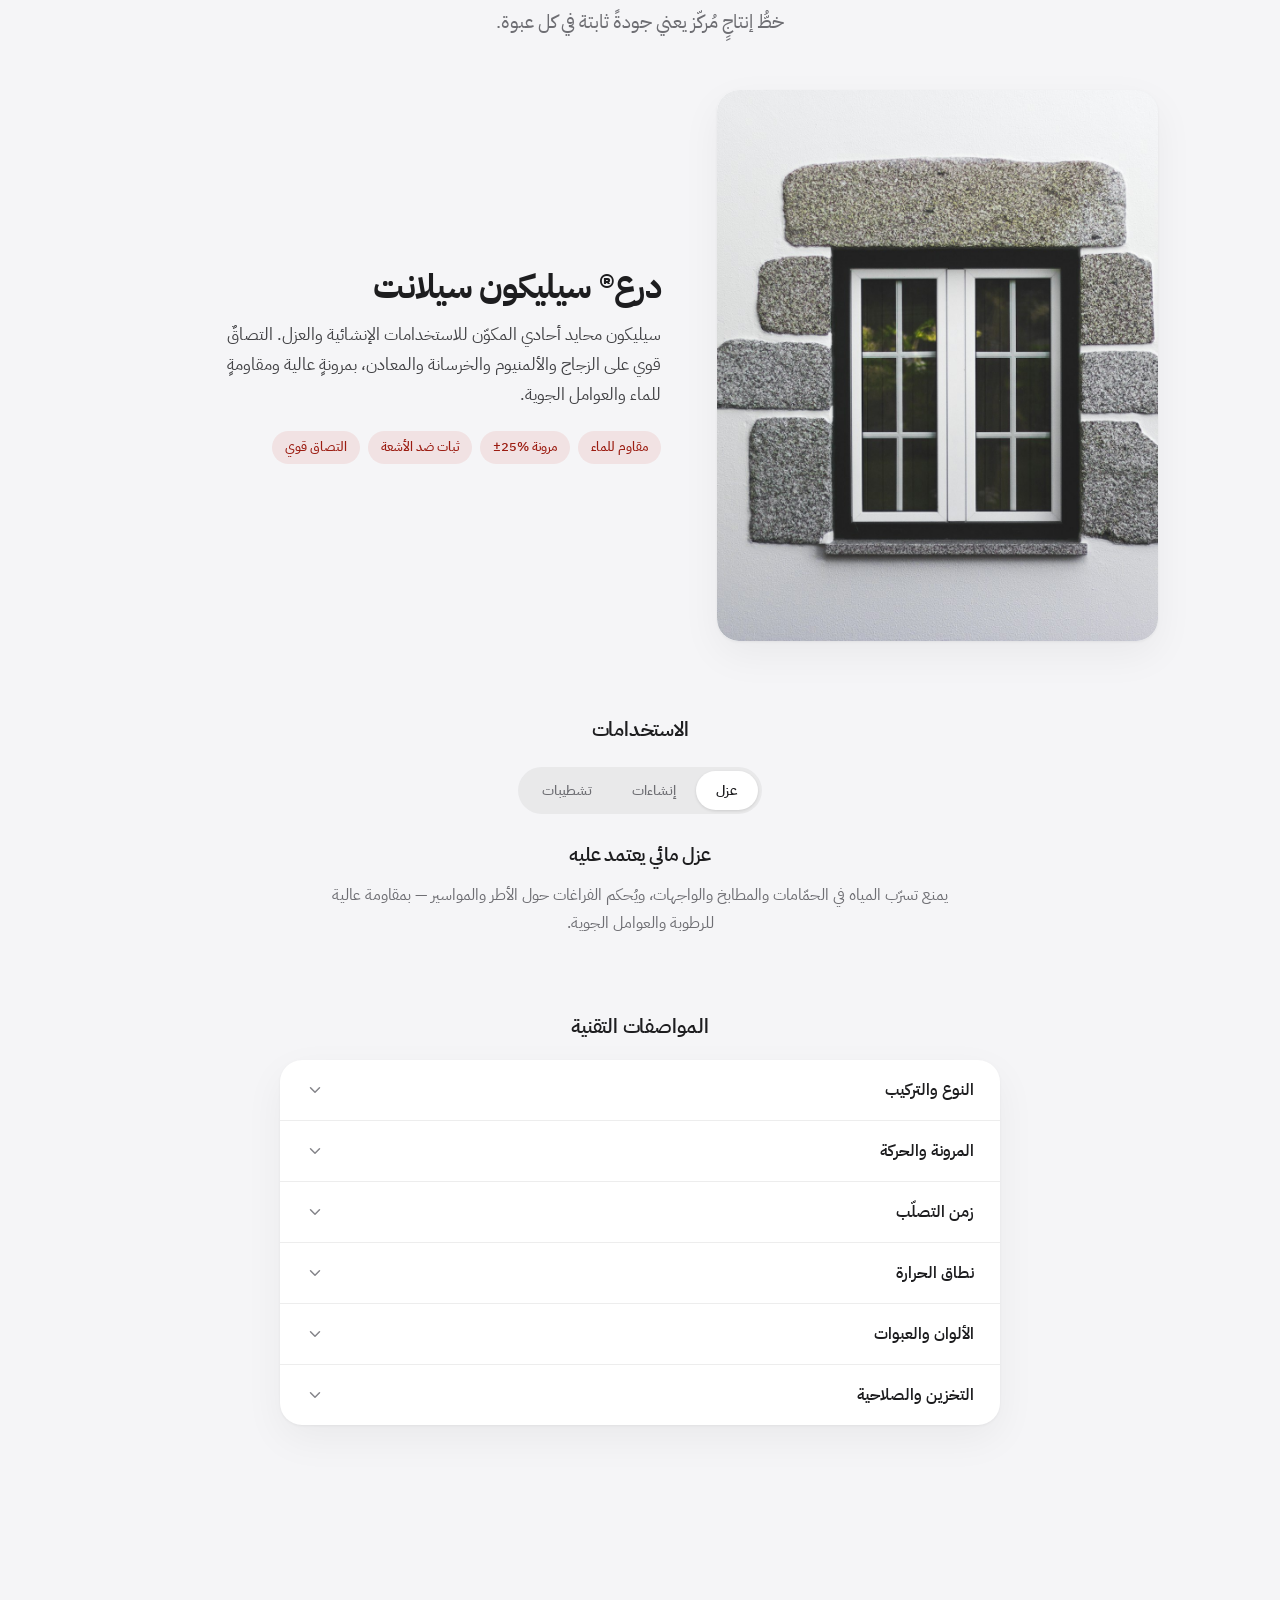
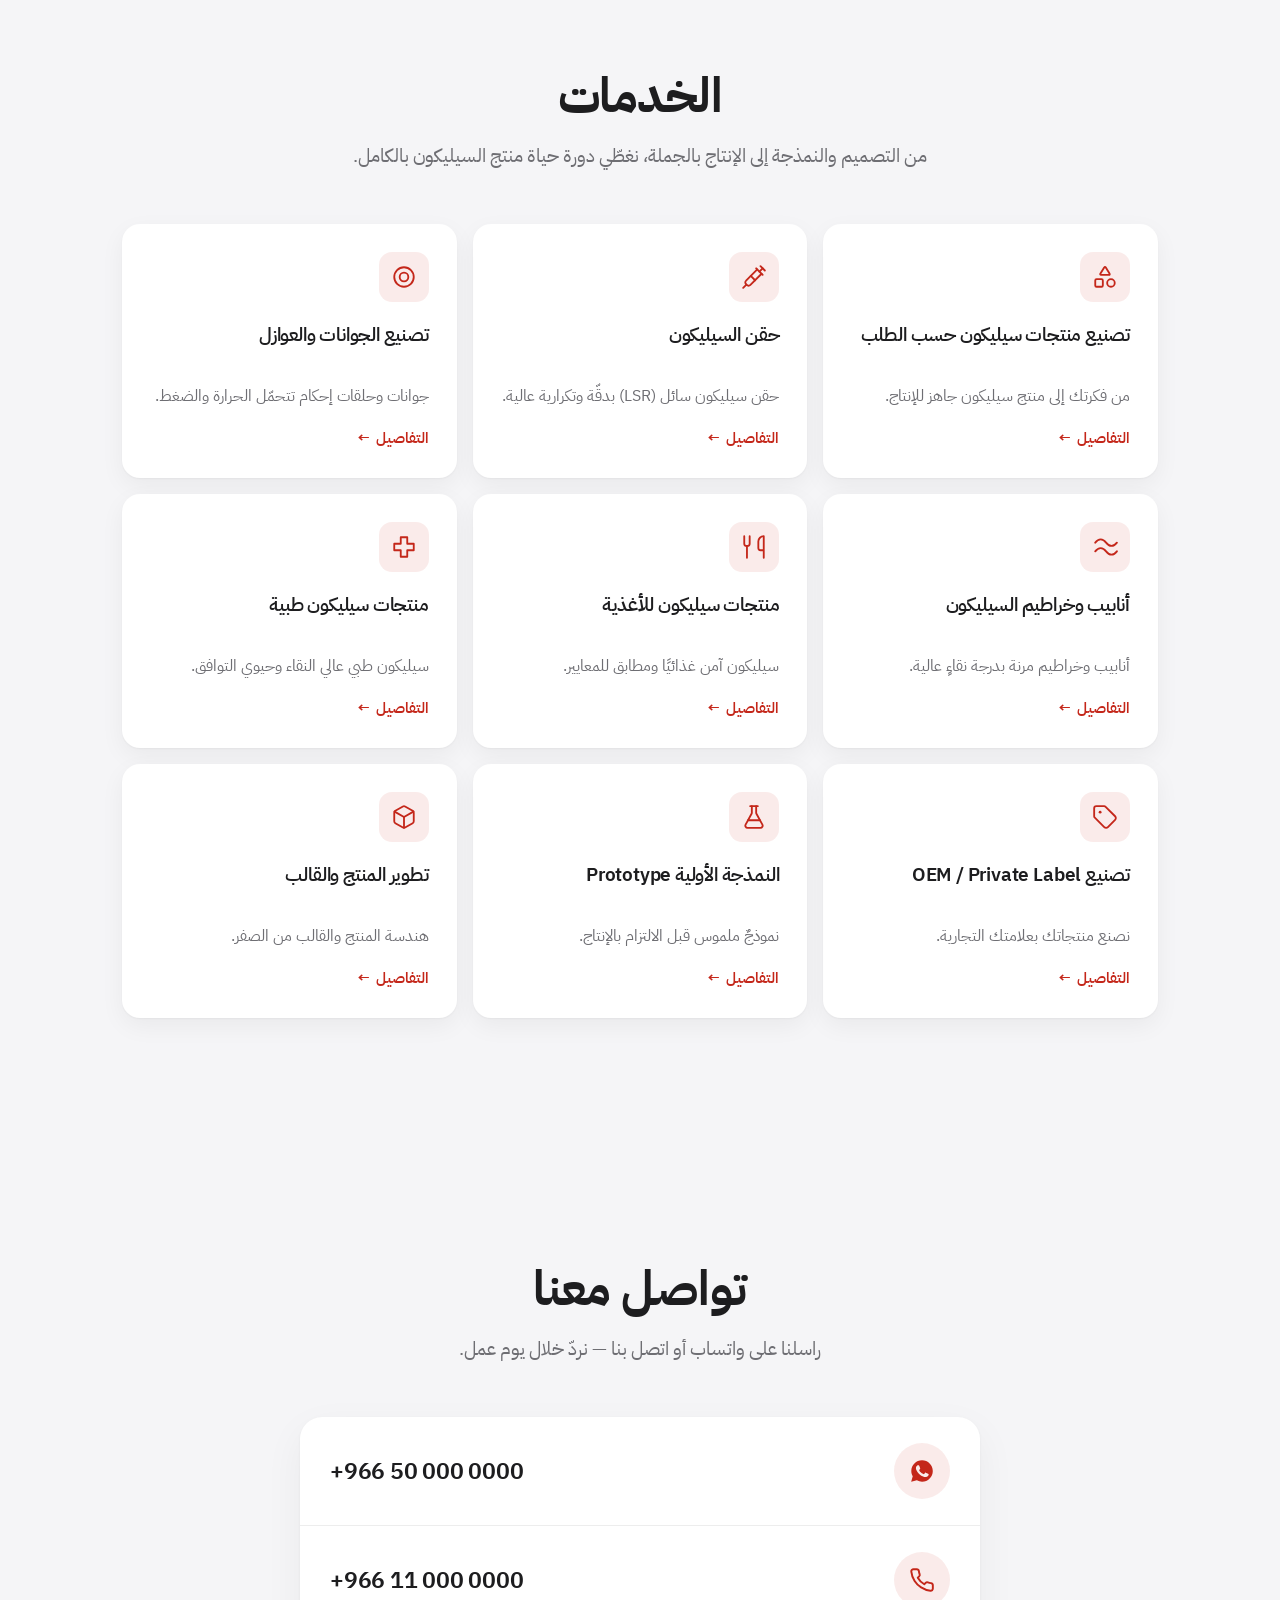
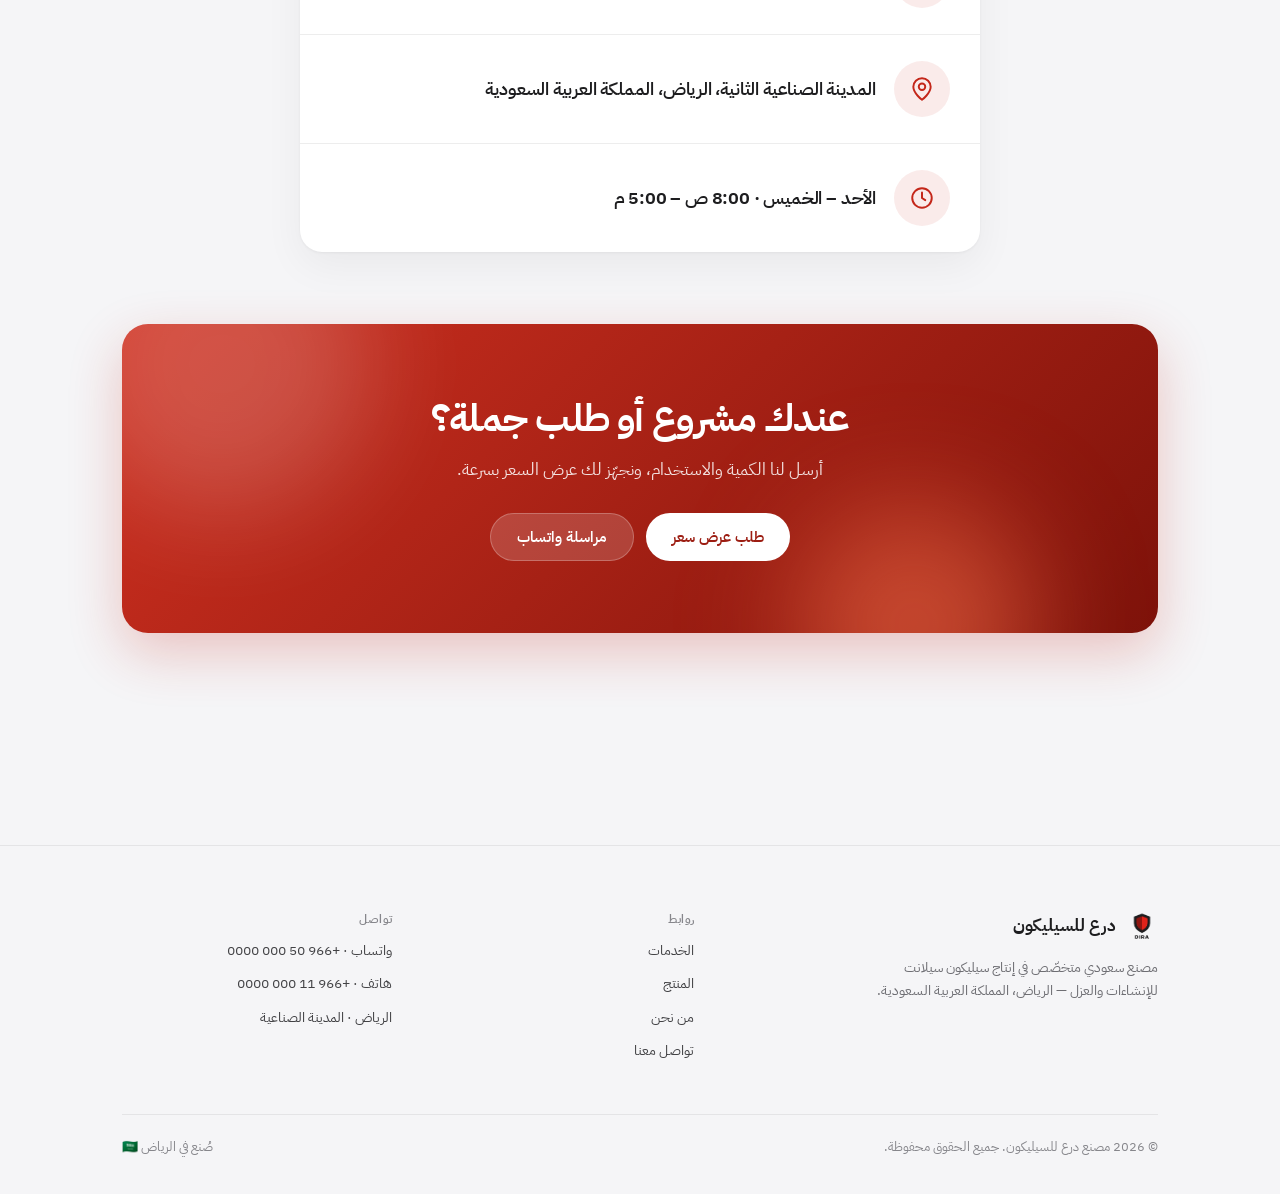
<file: silicone/index.html>
<!doctype html>
<html lang="ar" dir="rtl">
  <head>
    <meta charset="UTF-8" />
    <meta name="viewport" content="width=device-width, initial-scale=1.0" />
    <title>مصنع درع للسيليكون — سيليكون سيلانت للإنشاءات والعزل | الرياض</title>
    <meta
      name="description"
      content="مصنع درع للسيليكون في الرياض: إنتاج سيليكون سيلانت عالي الأداء لأعمال العزل والإنشاءات والتشطيبات. للمقاولين وموزّعي ومتاجر مواد البناء."
    />
    <link rel="preconnect" href="https://fonts.googleapis.com" />
    <link rel="preconnect" href="https://fonts.gstatic.com" crossorigin />
    <link
      href="https://fonts.googleapis.com/css2?family=IBM+Plex+Sans+Arabic:wght@300;400;500;600;700&display=swap"
      rel="stylesheet"
    />
    <script type="module" crossorigin src="./assets/index-CKc4Cn_C.js"></script>
    <link rel="stylesheet" crossorigin href="./assets/index-DwR_6heM.css">
  <meta name="robots" content="noindex, nofollow">
</head>
  <body>
    <div id="root"></div>
  </body>
</html>
</file>
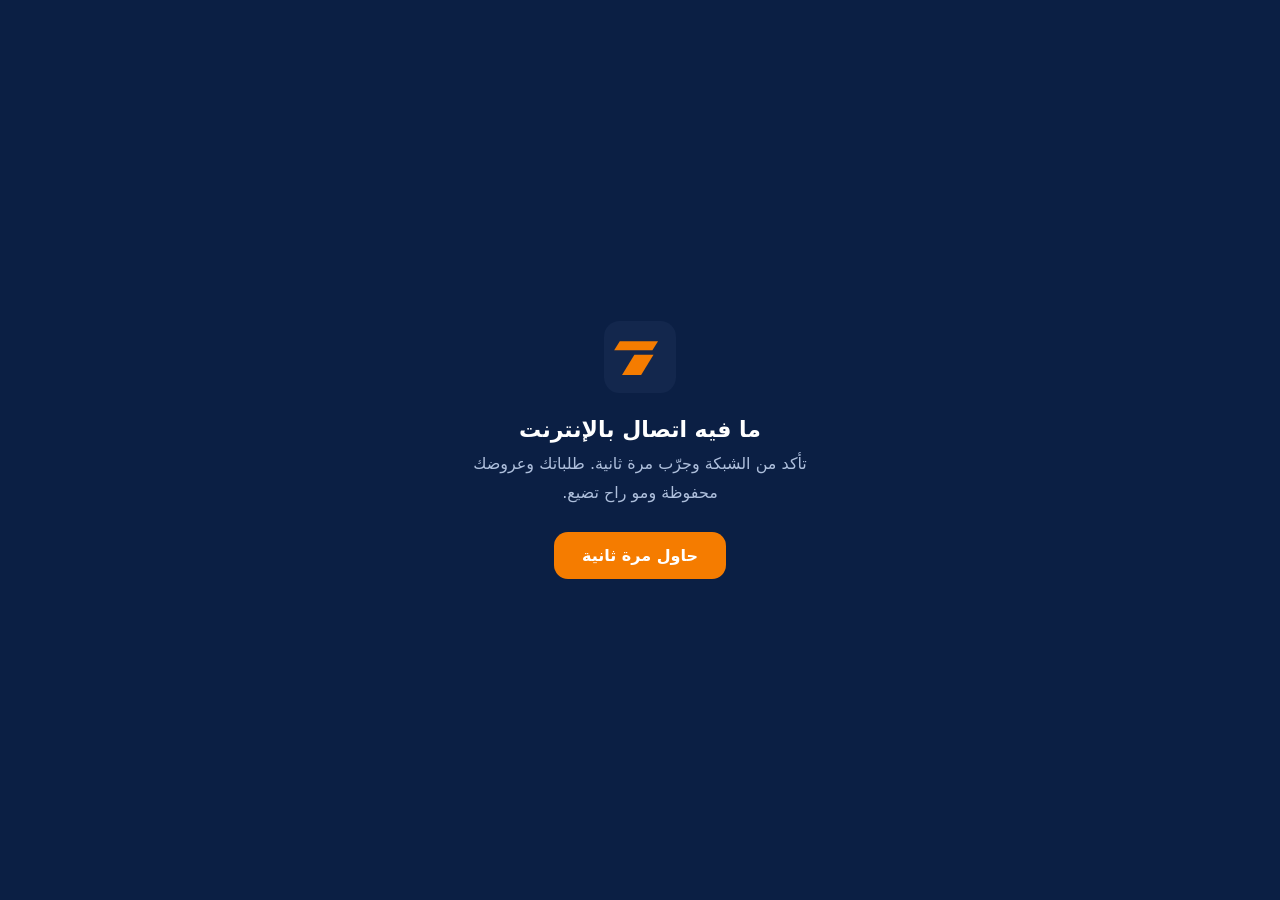
<file: auto-parts/offline.html>
<!doctype html>
<html lang="ar" dir="rtl">
<head>
  <meta charset="UTF-8" />
  <meta name="viewport" content="width=device-width, initial-scale=1.0" />
  <meta name="theme-color" content="#0B1F44" />
  <title>توين | ما فيه اتصال</title>
  <style>
    :root { color-scheme: light dark; }
    body { margin: 0; min-height: 100vh; display: grid; place-items: center; font-family: Tajawal, system-ui, sans-serif; background: #0B1F44; color: #fff; text-align: center; padding: 24px; box-sizing: border-box; }
    .box { max-width: 340px; }
    svg { width: 72px; height: 72px; }
    h1 { font-size: 22px; margin: 20px 0 8px; }
    p { color: #aebfdc; line-height: 1.8; margin: 0 0 24px; }
    button { background: #F57C00; color: #fff; border: 0; border-radius: 14px; padding: 14px 28px; font: inherit; font-weight: 700; font-size: 16px; cursor: pointer; }
  </style>
<meta name="robots" content="noindex, nofollow">
</head>
<body>
  <div class="box">
    <svg viewBox="0 0 64 64" aria-hidden="true"><rect width="64" height="64" rx="14" fill="#13274d"/><path d="M14 18h34l-5 8H9z" fill="#F57C00"/><path d="M27 30h17l-11 18H16z" fill="#F57C00"/></svg>
    <h1>ما فيه اتصال بالإنترنت</h1>
    <p>تأكد من الشبكة وجرّب مرة ثانية. طلباتك وعروضك محفوظة ومو راح تضيع.</p>
    <button onclick="location.reload()">حاول مرة ثانية</button>
  </div>
</body>
</html>
</file>
<file: barq/assets/index-LTbbfWPG.css>
*,:before,:after{--tw-border-spacing-x: 0;--tw-border-spacing-y: 0;--tw-translate-x: 0;--tw-translate-y: 0;--tw-rotate: 0;--tw-skew-x: 0;--tw-skew-y: 0;--tw-scale-x: 1;--tw-scale-y: 1;--tw-pan-x: ;--tw-pan-y: ;--tw-pinch-zoom: ;--tw-scroll-snap-strictness: proximity;--tw-gradient-from-position: ;--tw-gradient-via-position: ;--tw-gradient-to-position: ;--tw-ordinal: ;--tw-slashed-zero: ;--tw-numeric-figure: ;--tw-numeric-spacing: ;--tw-numeric-fraction: ;--tw-ring-inset: ;--tw-ring-offset-width: 0px;--tw-ring-offset-color: #fff;--tw-ring-color: rgb(59 130 246 / .5);--tw-ring-offset-shadow: 0 0 #0000;--tw-ring-shadow: 0 0 #0000;--tw-shadow: 0 0 #0000;--tw-shadow-colored: 0 0 #0000;--tw-blur: ;--tw-brightness: ;--tw-contrast: ;--tw-grayscale: ;--tw-hue-rotate: ;--tw-invert: ;--tw-saturate: ;--tw-sepia: ;--tw-drop-shadow: ;--tw-backdrop-blur: ;--tw-backdrop-brightness: ;--tw-backdrop-contrast: ;--tw-backdrop-grayscale: ;--tw-backdrop-hue-rotate: ;--tw-backdrop-invert: ;--tw-backdrop-opacity: ;--tw-backdrop-saturate: ;--tw-backdrop-sepia: ;--tw-contain-size: ;--tw-contain-layout: ;--tw-contain-paint: ;--tw-contain-style: }::backdrop{--tw-border-spacing-x: 0;--tw-border-spacing-y: 0;--tw-translate-x: 0;--tw-translate-y: 0;--tw-rotate: 0;--tw-skew-x: 0;--tw-skew-y: 0;--tw-scale-x: 1;--tw-scale-y: 1;--tw-pan-x: ;--tw-pan-y: ;--tw-pinch-zoom: ;--tw-scroll-snap-strictness: proximity;--tw-gradient-from-position: ;--tw-gradient-via-position: ;--tw-gradient-to-position: ;--tw-ordinal: ;--tw-slashed-zero: ;--tw-numeric-figure: ;--tw-numeric-spacing: ;--tw-numeric-fraction: ;--tw-ring-inset: ;--tw-ring-offset-width: 0px;--tw-ring-offset-color: #fff;--tw-ring-color: rgb(59 130 246 / .5);--tw-ring-offset-shadow: 0 0 #0000;--tw-ring-shadow: 0 0 #0000;--tw-shadow: 0 0 #0000;--tw-shadow-colored: 0 0 #0000;--tw-blur: ;--tw-brightness: ;--tw-contrast: ;--tw-grayscale: ;--tw-hue-rotate: ;--tw-invert: ;--tw-saturate: ;--tw-sepia: ;--tw-drop-shadow: ;--tw-backdrop-blur: ;--tw-backdrop-brightness: ;--tw-backdrop-contrast: ;--tw-backdrop-grayscale: ;--tw-backdrop-hue-rotate: ;--tw-backdrop-invert: ;--tw-backdrop-opacity: ;--tw-backdrop-saturate: ;--tw-backdrop-sepia: ;--tw-contain-size: ;--tw-contain-layout: ;--tw-contain-paint: ;--tw-contain-style: }*,:before,:after{box-sizing:border-box;border-width:0;border-style:solid;border-color:#e5e7eb}:before,:after{--tw-content: ""}html,:host{line-height:1.5;-webkit-text-size-adjust:100%;-moz-tab-size:4;-o-tab-size:4;tab-size:4;font-family:Almarai,system-ui,sans-serif;font-feature-settings:normal;font-variation-settings:normal;-webkit-tap-highlight-color:transparent}body{margin:0;line-height:inherit}hr{height:0;color:inherit;border-top-width:1px}abbr:where([title]){-webkit-text-decoration:underline dotted;text-decoration:underline dotted}h1,h2,h3,h4,h5,h6{font-size:inherit;font-weight:inherit}a{color:inherit;text-decoration:inherit}b,strong{font-weight:bolder}code,kbd,samp,pre{font-family:ui-monospace,SFMono-Regular,Menlo,Monaco,Consolas,Liberation Mono,Courier New,monospace;font-feature-settings:normal;font-variation-settings:normal;font-size:1em}small{font-size:80%}sub,sup{font-size:75%;line-height:0;position:relative;vertical-align:baseline}sub{bottom:-.25em}sup{top:-.5em}table{text-indent:0;border-color:inherit;border-collapse:collapse}button,input,optgroup,select,textarea{font-family:inherit;font-feature-settings:inherit;font-variation-settings:inherit;font-size:100%;font-weight:inherit;line-height:inherit;letter-spacing:inherit;color:inherit;margin:0;padding:0}button,select{text-transform:none}button,input:where([type=button]),input:where([type=reset]),input:where([type=submit]){-webkit-appearance:button;background-color:transparent;background-image:none}:-moz-focusring{outline:auto}:-moz-ui-invalid{box-shadow:none}progress{vertical-align:baseline}::-webkit-inner-spin-button,::-webkit-outer-spin-button{height:auto}[type=search]{-webkit-appearance:textfield;outline-offset:-2px}::-webkit-search-decoration{-webkit-appearance:none}::-webkit-file-upload-button{-webkit-appearance:button;font:inherit}summary{display:list-item}blockquote,dl,dd,h1,h2,h3,h4,h5,h6,hr,figure,p,pre{margin:0}fieldset{margin:0;padding:0}legend{padding:0}ol,ul,menu{list-style:none;margin:0;padding:0}dialog{padding:0}textarea{resize:vertical}input::-moz-placeholder,textarea::-moz-placeholder{opacity:1;color:#9ca3af}input::placeholder,textarea::placeholder{opacity:1;color:#9ca3af}button,[role=button]{cursor:pointer}:disabled{cursor:default}img,svg,video,canvas,audio,iframe,embed,object{display:block;vertical-align:middle}img,video{max-width:100%;height:auto}[hidden]:where(:not([hidden=until-found])){display:none}*{-webkit-tap-highlight-color:transparent}html{scroll-behavior:smooth}body{--tw-bg-opacity: 1;background-color:rgb(var(--paper) / var(--tw-bg-opacity, 1));font-family:Almarai,system-ui,sans-serif;--tw-text-opacity: 1;color:rgb(var(--ink) / var(--tw-text-opacity, 1));-webkit-font-smoothing:antialiased;-moz-osx-font-smoothing:grayscale}h1,h2,h3{font-family:Noto Naskh Arabic,Amiri,serif;font-weight:700;letter-spacing:0}.num{font-family:IBM Plex Sans,IBM Plex Sans Arabic,sans-serif;font-variant-numeric:tabular-nums;direction:ltr;unicode-bidi:isolate}::-moz-selection{background:rgb(var(--accent) / .3)}::selection{background:rgb(var(--accent) / .3)}:focus-visible{outline:none;box-shadow:0 0 0 3px rgb(var(--primary) / .25);border-radius:10px}.container-x{margin-left:auto;margin-right:auto;width:100%;max-width:64rem;padding-left:1rem;padding-right:1rem}@media (min-width: 640px){.container-x{padding-left:1.5rem;padding-right:1.5rem}}.card{border-radius:.7rem;border-width:1px;--tw-border-opacity: 1;border-color:rgb(var(--line) / var(--tw-border-opacity, 1));--tw-bg-opacity: 1;background-color:rgb(var(--card) / var(--tw-bg-opacity, 1));--tw-shadow: 0 1px 0 rgba(20,33,61,.04);--tw-shadow-colored: 0 1px 0 var(--tw-shadow-color);box-shadow:var(--tw-ring-offset-shadow, 0 0 #0000),var(--tw-ring-shadow, 0 0 #0000),var(--tw-shadow);--tw-shadow-color: rgb(var(--card) / 1);--tw-shadow: var(--tw-shadow-colored)}.btn{display:inline-flex;-webkit-user-select:none;-moz-user-select:none;user-select:none;align-items:center;justify-content:center;gap:.5rem;border-radius:.5rem;padding:.75rem 1.25rem;font-size:15px;font-weight:600;transition-property:color,background-color,border-color,text-decoration-color,fill,stroke,opacity,box-shadow,transform,filter,backdrop-filter;transition-timing-function:cubic-bezier(.4,0,.2,1);transition-duration:.15s}.btn:active{--tw-scale-x: .98;--tw-scale-y: .98;transform:translate(var(--tw-translate-x),var(--tw-translate-y)) rotate(var(--tw-rotate)) skew(var(--tw-skew-x)) skewY(var(--tw-skew-y)) scaleX(var(--tw-scale-x)) scaleY(var(--tw-scale-y))}.btn:disabled{pointer-events:none;opacity:.45}.btn-primary{display:inline-flex;-webkit-user-select:none;-moz-user-select:none;user-select:none;align-items:center;justify-content:center;gap:.5rem;border-radius:.5rem;padding:.75rem 1.25rem;font-size:15px;font-weight:600;transition-property:color,background-color,border-color,text-decoration-color,fill,stroke,opacity,box-shadow,transform,filter,backdrop-filter;transition-timing-function:cubic-bezier(.4,0,.2,1);transition-duration:.15s}.btn-primary:active{--tw-scale-x: .98;--tw-scale-y: .98;transform:translate(var(--tw-translate-x),var(--tw-translate-y)) rotate(var(--tw-rotate)) skew(var(--tw-skew-x)) skewY(var(--tw-skew-y)) scaleX(var(--tw-scale-x)) scaleY(var(--tw-scale-y))}.btn-primary:disabled{pointer-events:none;opacity:.45}.btn-primary{--tw-bg-opacity: 1;background-color:rgb(var(--primary) / var(--tw-bg-opacity, 1));--tw-text-opacity: 1;color:rgb(255 255 255 / var(--tw-text-opacity, 1));--tw-shadow: 0 1px 2px 0 rgb(0 0 0 / .05);--tw-shadow-colored: 0 1px 2px 0 var(--tw-shadow-color);box-shadow:var(--tw-ring-offset-shadow, 0 0 #0000),var(--tw-ring-shadow, 0 0 #0000),var(--tw-shadow)}.btn-primary:hover{--tw-bg-opacity: 1;background-color:rgb(var(--primary-soft) / var(--tw-bg-opacity, 1))}.btn-outline{display:inline-flex;-webkit-user-select:none;-moz-user-select:none;user-select:none;align-items:center;justify-content:center;gap:.5rem;border-radius:.5rem;padding:.75rem 1.25rem;font-size:15px;font-weight:600;transition-property:color,background-color,border-color,text-decoration-color,fill,stroke,opacity,box-shadow,transform,filter,backdrop-filter;transition-timing-function:cubic-bezier(.4,0,.2,1);transition-duration:.15s}.btn-outline:active{--tw-scale-x: .98;--tw-scale-y: .98;transform:translate(var(--tw-translate-x),var(--tw-translate-y)) rotate(var(--tw-rotate)) skew(var(--tw-skew-x)) skewY(var(--tw-skew-y)) scaleX(var(--tw-scale-x)) scaleY(var(--tw-scale-y))}.btn-outline:disabled{pointer-events:none;opacity:.45}.btn-outline{border-width:1px;--tw-border-opacity: 1;border-color:rgb(var(--line) / var(--tw-border-opacity, 1));--tw-bg-opacity: 1;background-color:rgb(var(--card) / var(--tw-bg-opacity, 1));--tw-text-opacity: 1;color:rgb(var(--ink) / var(--tw-text-opacity, 1))}.btn-outline:hover{border-color:rgb(var(--primary) / .4)}.btn-ghost{display:inline-flex;-webkit-user-select:none;-moz-user-select:none;user-select:none;align-items:center;justify-content:center;gap:.5rem;border-radius:.5rem;padding:.75rem 1.25rem;font-size:15px;font-weight:600;transition-property:color,background-color,border-color,text-decoration-color,fill,stroke,opacity,box-shadow,transform,filter,backdrop-filter;transition-timing-function:cubic-bezier(.4,0,.2,1);transition-duration:.15s}.btn-ghost:active{--tw-scale-x: .98;--tw-scale-y: .98;transform:translate(var(--tw-translate-x),var(--tw-translate-y)) rotate(var(--tw-rotate)) skew(var(--tw-skew-x)) skewY(var(--tw-skew-y)) scaleX(var(--tw-scale-x)) scaleY(var(--tw-scale-y))}.btn-ghost:disabled{pointer-events:none;opacity:.45}.btn-ghost{background-color:transparent;--tw-text-opacity: 1;color:rgb(var(--ink-soft) / var(--tw-text-opacity, 1))}.btn-ghost:hover{background-color:rgb(var(--primary) / .05);--tw-text-opacity: 1;color:rgb(var(--ink) / var(--tw-text-opacity, 1))}.input{width:100%;border-radius:.5rem;border-width:1px;--tw-border-opacity: 1;border-color:rgb(var(--line) / var(--tw-border-opacity, 1));--tw-bg-opacity: 1;background-color:rgb(var(--card) / var(--tw-bg-opacity, 1));padding:.75rem 1rem;font-size:15px;--tw-text-opacity: 1;color:rgb(var(--ink) / var(--tw-text-opacity, 1));outline:2px solid transparent;outline-offset:2px;transition-property:color,background-color,border-color,text-decoration-color,fill,stroke,opacity,box-shadow,transform,filter,backdrop-filter;transition-timing-function:cubic-bezier(.4,0,.2,1);transition-duration:.15s}.input::-moz-placeholder{--tw-text-opacity: 1;color:rgb(var(--ink-faint) / var(--tw-text-opacity, 1))}.input::placeholder{--tw-text-opacity: 1;color:rgb(var(--ink-faint) / var(--tw-text-opacity, 1))}.input:focus{border-color:rgb(var(--primary) / .5);--tw-shadow: 0 0 0 4px rgb(var(--primary) / .12);--tw-shadow-colored: 0 0 0 4px var(--tw-shadow-color);box-shadow:var(--tw-ring-offset-shadow, 0 0 #0000),var(--tw-ring-shadow, 0 0 #0000),var(--tw-shadow)}.label{margin-bottom:.375rem;display:block;font-size:.875rem;line-height:1.25rem;font-weight:600;--tw-text-opacity: 1;color:rgb(var(--ink) / var(--tw-text-opacity, 1))}.hint{margin-top:.375rem;font-size:.75rem;line-height:1rem;--tw-text-opacity: 1;color:rgb(var(--ink-faint) / var(--tw-text-opacity, 1))}.chip{display:inline-flex;align-items:center;gap:.375rem;border-radius:9999px;padding:.25rem .75rem;font-size:.75rem;line-height:1rem;font-weight:600}.option{border-radius:.7rem;border-width:1px;--tw-border-opacity: 1;border-color:rgb(var(--line) / var(--tw-border-opacity, 1));--tw-bg-opacity: 1;background-color:rgb(var(--card) / var(--tw-bg-opacity, 1));--tw-shadow: 0 1px 0 rgba(20,33,61,.04);--tw-shadow-colored: 0 1px 0 var(--tw-shadow-color);box-shadow:var(--tw-ring-offset-shadow, 0 0 #0000),var(--tw-ring-shadow, 0 0 #0000),var(--tw-shadow);--tw-shadow-color: rgb(var(--card) / 1);--tw-shadow: var(--tw-shadow-colored);cursor:pointer;padding:1rem;text-align:right;transition-property:color,background-color,border-color,text-decoration-color,fill,stroke,opacity,box-shadow,transform,filter,backdrop-filter;transition-timing-function:cubic-bezier(.4,0,.2,1);transition-duration:.15s}.option:hover{border-color:rgb(var(--primary) / .4)}.option-on{--tw-border-opacity: 1;border-color:rgb(var(--primary) / var(--tw-border-opacity, 1));background-color:rgb(var(--primary) / .03);--tw-shadow: 0 0 0 4px rgb(var(--primary) / .12);--tw-shadow-colored: 0 0 0 4px var(--tw-shadow-color);box-shadow:var(--tw-ring-offset-shadow, 0 0 #0000),var(--tw-ring-shadow, 0 0 #0000),var(--tw-shadow)}.letter{font-family:Amiri,Noto Naskh Arabic,serif;font-size:17px;line-height:2.1;--tw-text-opacity: 1;color:rgb(var(--ink) / var(--tw-text-opacity, 1))}.lead{margin-top:.75rem;max-width:42rem;font-size:15.5px;line-height:2rem;--tw-text-opacity: 1;color:rgb(var(--ink-soft) / var(--tw-text-opacity, 1))}.airmail{height:6px;background:repeating-linear-gradient(-45deg,rgb(var(--accent)) 0 14px,transparent 14px 22px,rgb(var(--primary)) 22px 36px,transparent 36px 44px)}.slot{margin-left:.125rem;margin-right:.125rem;border-radius:.25rem;--tw-bg-opacity: 1;background-color:rgb(var(--wash) / var(--tw-bg-opacity, 1));padding:.125rem .375rem;font-family:Almarai,system-ui,sans-serif;font-size:13px;font-weight:700;--tw-text-opacity: 1;color:rgb(var(--primary-soft) / var(--tw-text-opacity, 1))}.pointer-events-none{pointer-events:none}.fixed{position:fixed}.absolute{position:absolute}.relative{position:relative}.sticky{position:sticky}.inset-x-0{left:0;right:0}.-left-8{left:-2rem}.-right-1\.5{right:-.375rem}.-top-1\.5{top:-.375rem}.-top-2{top:-.5rem}.bottom-5{bottom:1.25rem}.left-5{left:1.25rem}.right-4{right:1rem}.right-5{right:1.25rem}.right-\[13px\]{right:13px}.top-0{top:0}.top-1\/2{top:50%}.top-10{top:2.5rem}.top-7{top:1.75rem}.z-10{z-index:10}.z-30{z-index:30}.z-40{z-index:40}.\!mx-0{margin-left:0!important;margin-right:0!important}.mx-auto{margin-left:auto;margin-right:auto}.mb-1{margin-bottom:.25rem}.mb-2{margin-bottom:.5rem}.mb-3{margin-bottom:.75rem}.mb-4{margin-bottom:1rem}.mb-5{margin-bottom:1.25rem}.mb-6{margin-bottom:1.5rem}.mb-8{margin-bottom:2rem}.mr-1{margin-right:.25rem}.mr-2{margin-right:.5rem}.mt-0{margin-top:0}.mt-0\.5{margin-top:.125rem}.mt-1{margin-top:.25rem}.mt-1\.5{margin-top:.375rem}.mt-10{margin-top:2.5rem}.mt-12{margin-top:3rem}.mt-2{margin-top:.5rem}.mt-3{margin-top:.75rem}.mt-3\.5{margin-top:.875rem}.mt-4{margin-top:1rem}.mt-5{margin-top:1.25rem}.mt-6{margin-top:1.5rem}.mt-7{margin-top:1.75rem}.mt-8{margin-top:2rem}.block{display:block}.flex{display:flex}.inline-flex{display:inline-flex}.table{display:table}.grid{display:grid}.hidden{display:none}.h-1{height:.25rem}.h-1\.5{height:.375rem}.h-10{height:2.5rem}.h-12{height:3rem}.h-14{height:3.5rem}.h-16{height:4rem}.h-24{height:6rem}.h-4{height:1rem}.h-5{height:1.25rem}.h-7{height:1.75rem}.h-9{height:2.25rem}.h-full{height:100%}.h-px{height:1px}.max-h-\[250mm\]{max-height:250mm}.max-h-\[420px\]{max-height:420px}.max-h-\[470px\]{max-height:470px}.min-h-\[110px\]{min-height:110px}.min-h-\[130px\]{min-height:130px}.min-h-\[220px\]{min-height:220px}.min-h-\[48px\]{min-height:48px}.min-h-\[70vh\]{min-height:70vh}.min-h-screen{min-height:100vh}.w-0\.5{width:.125rem}.w-1\.5{width:.375rem}.w-10{width:2.5rem}.w-12{width:3rem}.w-14{width:3.5rem}.w-16{width:4rem}.w-4{width:1rem}.w-48{width:12rem}.w-5{width:1.25rem}.w-56{width:14rem}.w-7{width:1.75rem}.w-72{width:18rem}.w-9{width:2.25rem}.w-full{width:100%}.min-w-0{min-width:0px}.min-w-\[140px\]{min-width:140px}.min-w-\[180px\]{min-width:180px}.min-w-\[640px\]{min-width:640px}.min-w-\[720px\]{min-width:720px}.max-w-2xl{max-width:42rem}.max-w-3xl{max-width:48rem}.max-w-4xl{max-width:56rem}.max-w-6xl{max-width:72rem}.max-w-\[210mm\]{max-width:210mm}.max-w-\[220px\]{max-width:220px}.max-w-full{max-width:100%}.max-w-md{max-width:28rem}.max-w-sm{max-width:24rem}.max-w-xl{max-width:36rem}.max-w-xs{max-width:20rem}.flex-1{flex:1 1 0%}.shrink-0{flex-shrink:0}.-translate-y-1\/2{--tw-translate-y: -50%;transform:translate(var(--tw-translate-x),var(--tw-translate-y)) rotate(var(--tw-rotate)) skew(var(--tw-skew-x)) skewY(var(--tw-skew-y)) scaleX(var(--tw-scale-x)) scaleY(var(--tw-scale-y))}.rotate-180{--tw-rotate: 180deg;transform:translate(var(--tw-translate-x),var(--tw-translate-y)) rotate(var(--tw-rotate)) skew(var(--tw-skew-x)) skewY(var(--tw-skew-y)) scaleX(var(--tw-scale-x)) scaleY(var(--tw-scale-y))}@keyframes fade-in{0%{opacity:0}to{opacity:1}}.animate-fade-in{animation:fade-in .4s ease both}@keyframes fade-up{0%{opacity:0;transform:translateY(10px)}to{opacity:1;transform:none}}.animate-fade-up{animation:fade-up .5s cubic-bezier(.22,.61,.36,1) both}@keyframes spin{to{transform:rotate(360deg)}}.animate-spin{animation:spin 1s linear infinite}@keyframes stamp{0%{opacity:0;transform:scale(1.6) rotate(-14deg)}55%{opacity:1;transform:scale(.94) rotate(-9deg)}75%{transform:scale(1.03) rotate(-10deg)}to{opacity:1;transform:scale(1) rotate(-10deg)}}.animate-stamp{animation:stamp .7s cubic-bezier(.3,1.4,.5,1) .55s both}.cursor-default{cursor:default}.cursor-pointer{cursor:pointer}.select-none{-webkit-user-select:none;-moz-user-select:none;user-select:none}.resize-none{resize:none}.resize-y{resize:vertical}.scroll-mt-20{scroll-margin-top:5rem}.list-decimal{list-style-type:decimal}.list-disc{list-style-type:disc}.grid-cols-2{grid-template-columns:repeat(2,minmax(0,1fr))}.flex-col{flex-direction:column}.flex-wrap{flex-wrap:wrap}.place-items-center{place-items:center}.items-start{align-items:flex-start}.items-end{align-items:flex-end}.items-center{align-items:center}.items-baseline{align-items:baseline}.items-stretch{align-items:stretch}.justify-end{justify-content:flex-end}.justify-center{justify-content:center}.justify-between{justify-content:space-between}.gap-1{gap:.25rem}.gap-1\.5{gap:.375rem}.gap-10{gap:2.5rem}.gap-12{gap:3rem}.gap-2{gap:.5rem}.gap-2\.5{gap:.625rem}.gap-3{gap:.75rem}.gap-4{gap:1rem}.gap-5{gap:1.25rem}.gap-6{gap:1.5rem}.gap-8{gap:2rem}.gap-x-3{-moz-column-gap:.75rem;column-gap:.75rem}.gap-x-5{-moz-column-gap:1.25rem;column-gap:1.25rem}.gap-y-1{row-gap:.25rem}.gap-y-2{row-gap:.5rem}.space-y-0>:not([hidden])~:not([hidden]){--tw-space-y-reverse: 0;margin-top:calc(0px * calc(1 - var(--tw-space-y-reverse)));margin-bottom:calc(0px * var(--tw-space-y-reverse))}.space-y-1>:not([hidden])~:not([hidden]){--tw-space-y-reverse: 0;margin-top:calc(.25rem * calc(1 - var(--tw-space-y-reverse)));margin-bottom:calc(.25rem * var(--tw-space-y-reverse))}.space-y-2>:not([hidden])~:not([hidden]){--tw-space-y-reverse: 0;margin-top:calc(.5rem * calc(1 - var(--tw-space-y-reverse)));margin-bottom:calc(.5rem * var(--tw-space-y-reverse))}.space-y-2\.5>:not([hidden])~:not([hidden]){--tw-space-y-reverse: 0;margin-top:calc(.625rem * calc(1 - var(--tw-space-y-reverse)));margin-bottom:calc(.625rem * var(--tw-space-y-reverse))}.space-y-3>:not([hidden])~:not([hidden]){--tw-space-y-reverse: 0;margin-top:calc(.75rem * calc(1 - var(--tw-space-y-reverse)));margin-bottom:calc(.75rem * var(--tw-space-y-reverse))}.space-y-4>:not([hidden])~:not([hidden]){--tw-space-y-reverse: 0;margin-top:calc(1rem * calc(1 - var(--tw-space-y-reverse)));margin-bottom:calc(1rem * var(--tw-space-y-reverse))}.space-y-5>:not([hidden])~:not([hidden]){--tw-space-y-reverse: 0;margin-top:calc(1.25rem * calc(1 - var(--tw-space-y-reverse)));margin-bottom:calc(1.25rem * var(--tw-space-y-reverse))}.space-y-6>:not([hidden])~:not([hidden]){--tw-space-y-reverse: 0;margin-top:calc(1.5rem * calc(1 - var(--tw-space-y-reverse)));margin-bottom:calc(1.5rem * var(--tw-space-y-reverse))}.space-y-8>:not([hidden])~:not([hidden]){--tw-space-y-reverse: 0;margin-top:calc(2rem * calc(1 - var(--tw-space-y-reverse)));margin-bottom:calc(2rem * var(--tw-space-y-reverse))}.divide-y>:not([hidden])~:not([hidden]){--tw-divide-y-reverse: 0;border-top-width:calc(1px * calc(1 - var(--tw-divide-y-reverse)));border-bottom-width:calc(1px * var(--tw-divide-y-reverse))}.divide-line>:not([hidden])~:not([hidden]){--tw-divide-opacity: 1;border-color:rgb(var(--line) / var(--tw-divide-opacity, 1))}.overflow-hidden{overflow:hidden}.overflow-x-auto{overflow-x:auto}.overflow-y-auto{overflow-y:auto}.overflow-x-clip{overflow-x:clip}.truncate{overflow:hidden;text-overflow:ellipsis;white-space:nowrap}.whitespace-pre-line{white-space:pre-line}.whitespace-pre-wrap{white-space:pre-wrap}.rounded-2xl{border-radius:.7rem}.rounded-3xl{border-radius:1rem}.rounded-\[3px\]{border-radius:3px}.rounded-full{border-radius:9999px}.rounded-lg,.rounded-xl{border-radius:.5rem}.rounded-t-2xl{border-top-left-radius:.7rem;border-top-right-radius:.7rem}.border{border-width:1px}.border-2{border-width:2px}.border-y{border-top-width:1px;border-bottom-width:1px}.border-b{border-bottom-width:1px}.border-t{border-top-width:1px}.border-dashed{border-style:dashed}.border-accent{--tw-border-opacity: 1;border-color:rgb(var(--accent) / var(--tw-border-opacity, 1))}.border-ink\/40{border-color:rgb(var(--ink) / .4)}.border-line{--tw-border-opacity: 1;border-color:rgb(var(--line) / var(--tw-border-opacity, 1))}.border-line\/70{border-color:rgb(var(--line) / .7)}.border-primary{--tw-border-opacity: 1;border-color:rgb(var(--primary) / var(--tw-border-opacity, 1))}.border-white\/10{border-color:#ffffff1a}.bg-\[\#25D366\]{--tw-bg-opacity: 1;background-color:rgb(37 211 102 / var(--tw-bg-opacity, 1))}.bg-accent{--tw-bg-opacity: 1;background-color:rgb(var(--accent) / var(--tw-bg-opacity, 1))}.bg-accent-soft{--tw-bg-opacity: 1;background-color:rgb(var(--accent-soft) / var(--tw-bg-opacity, 1))}.bg-card{--tw-bg-opacity: 1;background-color:rgb(var(--card) / var(--tw-bg-opacity, 1))}.bg-danger-soft{--tw-bg-opacity: 1;background-color:rgb(251 234 236 / var(--tw-bg-opacity, 1))}.bg-ink{--tw-bg-opacity: 1;background-color:rgb(var(--ink) / var(--tw-bg-opacity, 1))}.bg-line{--tw-bg-opacity: 1;background-color:rgb(var(--line) / var(--tw-bg-opacity, 1))}.bg-paper{--tw-bg-opacity: 1;background-color:rgb(var(--paper) / var(--tw-bg-opacity, 1))}.bg-paper\/85{background-color:rgb(var(--paper) / .85)}.bg-primary{--tw-bg-opacity: 1;background-color:rgb(var(--primary) / var(--tw-bg-opacity, 1))}.bg-primary-deep{--tw-bg-opacity: 1;background-color:rgb(var(--primary-deep) / var(--tw-bg-opacity, 1))}.bg-primary\/5{background-color:rgb(var(--primary) / .05)}.bg-success-soft{--tw-bg-opacity: 1;background-color:rgb(230 244 236 / var(--tw-bg-opacity, 1))}.bg-transparent{background-color:transparent}.bg-wash{--tw-bg-opacity: 1;background-color:rgb(var(--wash) / var(--tw-bg-opacity, 1))}.bg-wash\/60{background-color:rgb(var(--wash) / .6)}.bg-white{--tw-bg-opacity: 1;background-color:rgb(255 255 255 / var(--tw-bg-opacity, 1))}.bg-white\/20{background-color:#fff3}.object-contain{-o-object-fit:contain;object-fit:contain}.\!p-3\.5{padding:.875rem!important}.p-1{padding:.25rem}.p-10{padding:2.5rem}.p-2{padding:.5rem}.p-3{padding:.75rem}.p-4{padding:1rem}.p-5{padding:1.25rem}.p-6{padding:1.5rem}.p-7{padding:1.75rem}.p-8{padding:2rem}.\!px-3{padding-left:.75rem!important;padding-right:.75rem!important}.\!py-1\.5{padding-top:.375rem!important;padding-bottom:.375rem!important}.\!py-2{padding-top:.5rem!important;padding-bottom:.5rem!important}.\!py-2\.5{padding-top:.625rem!important;padding-bottom:.625rem!important}.\!py-3{padding-top:.75rem!important;padding-bottom:.75rem!important}.\!py-3\.5{padding-top:.875rem!important;padding-bottom:.875rem!important}.px-1\.5{padding-left:.375rem;padding-right:.375rem}.px-2{padding-left:.5rem;padding-right:.5rem}.px-3{padding-left:.75rem;padding-right:.75rem}.px-4{padding-left:1rem;padding-right:1rem}.px-5{padding-left:1.25rem;padding-right:1.25rem}.px-6{padding-left:1.5rem;padding-right:1.5rem}.px-7{padding-left:1.75rem;padding-right:1.75rem}.px-8{padding-left:2rem;padding-right:2rem}.py-0\.5{padding-top:.125rem;padding-bottom:.125rem}.py-1\.5{padding-top:.375rem;padding-bottom:.375rem}.py-10{padding-top:2.5rem;padding-bottom:2.5rem}.py-12{padding-top:3rem;padding-bottom:3rem}.py-14{padding-top:3.5rem;padding-bottom:3.5rem}.py-16{padding-top:4rem;padding-bottom:4rem}.py-2{padding-top:.5rem;padding-bottom:.5rem}.py-2\.5{padding-top:.625rem;padding-bottom:.625rem}.py-20{padding-top:5rem;padding-bottom:5rem}.py-24{padding-top:6rem;padding-bottom:6rem}.py-3{padding-top:.75rem;padding-bottom:.75rem}.py-4{padding-top:1rem;padding-bottom:1rem}.py-6{padding-top:1.5rem;padding-bottom:1.5rem}.py-8{padding-top:2rem;padding-bottom:2rem}.pb-1{padding-bottom:.25rem}.pb-16{padding-bottom:4rem}.pb-2{padding-bottom:.5rem}.pb-20{padding-bottom:5rem}.pb-4{padding-bottom:1rem}.pb-5{padding-bottom:1.25rem}.pb-6{padding-bottom:1.5rem}.pe-1{padding-inline-end:.25rem}.pr-11{padding-right:2.75rem}.pr-5{padding-right:1.25rem}.pt-0\.5{padding-top:.125rem}.pt-10{padding-top:2.5rem}.pt-2{padding-top:.5rem}.pt-3{padding-top:.75rem}.pt-4{padding-top:1rem}.pt-5{padding-top:1.25rem}.pt-6{padding-top:1.5rem}.text-left{text-align:left}.text-center{text-align:center}.text-right{text-align:right}.indent-6{text-indent:1.5rem}.font-display{font-family:Reem Kufi,Almarai,sans-serif}.font-letter{font-family:Amiri,Noto Naskh Arabic,serif}.font-num{font-family:IBM Plex Sans,IBM Plex Sans Arabic,sans-serif}.font-sans{font-family:Almarai,system-ui,sans-serif}.text-2xl{font-size:1.5rem;line-height:2rem}.text-3xl{font-size:1.875rem;line-height:2.25rem}.text-4xl{font-size:2.25rem;line-height:2.5rem}.text-\[0\.55em\]{font-size:.55em}.text-\[1\.35rem\]{font-size:1.35rem}.text-\[1\.6rem\]{font-size:1.6rem}.text-\[1\.7rem\]{font-size:1.7rem}.text-\[1\.9rem\]{font-size:1.9rem}.text-\[11\.5px\]{font-size:11.5px}.text-\[11px\]{font-size:11px}.text-\[12\.5px\]{font-size:12.5px}.text-\[13\.5px\]{font-size:13.5px}.text-\[13px\]{font-size:13px}.text-\[14\.5px\]{font-size:14.5px}.text-\[14px\]{font-size:14px}.text-\[15\.5px\]{font-size:15.5px}.text-\[15px\]{font-size:15px}.text-\[16px\]{font-size:16px}.text-\[17px\]{font-size:17px}.text-\[18px\]{font-size:18px}.text-\[2\.2rem\]{font-size:2.2rem}.text-lg{font-size:1.125rem;line-height:1.75rem}.text-sm{font-size:.875rem;line-height:1.25rem}.text-xl{font-size:1.25rem;line-height:1.75rem}.text-xs{font-size:.75rem;line-height:1rem}.font-bold{font-weight:700}.font-medium{font-weight:500}.font-semibold{font-weight:600}.leading-5{line-height:1.25rem}.leading-6{line-height:1.5rem}.leading-7{line-height:1.75rem}.leading-8{line-height:2rem}.leading-\[1\.5\]{line-height:1.5}.leading-none{line-height:1}.leading-snug{line-height:1.375}.tracking-\[\.4em\]{letter-spacing:.4em}.tracking-tight{letter-spacing:-.025em}.text-\[\#25D366\]{--tw-text-opacity: 1;color:rgb(37 211 102 / var(--tw-text-opacity, 1))}.text-accent{--tw-text-opacity: 1;color:rgb(var(--accent) / var(--tw-text-opacity, 1))}.text-danger{--tw-text-opacity: 1;color:rgb(194 65 75 / var(--tw-text-opacity, 1))}.text-ink{--tw-text-opacity: 1;color:rgb(var(--ink) / var(--tw-text-opacity, 1))}.text-ink-faint{--tw-text-opacity: 1;color:rgb(var(--ink-faint) / var(--tw-text-opacity, 1))}.text-ink-faint\/70{color:rgb(var(--ink-faint) / .7)}.text-ink-soft{--tw-text-opacity: 1;color:rgb(var(--ink-soft) / var(--tw-text-opacity, 1))}.text-primary{--tw-text-opacity: 1;color:rgb(var(--primary) / var(--tw-text-opacity, 1))}.text-primary-soft{--tw-text-opacity: 1;color:rgb(var(--primary-soft) / var(--tw-text-opacity, 1))}.text-success{--tw-text-opacity: 1;color:rgb(31 138 91 / var(--tw-text-opacity, 1))}.text-white{--tw-text-opacity: 1;color:rgb(255 255 255 / var(--tw-text-opacity, 1))}.text-white\/40{color:#fff6}.text-white\/50{color:#ffffff80}.text-white\/60{color:#fff9}.underline{text-decoration-line:underline}.line-through{text-decoration-line:line-through}.decoration-ink-faint\/30{text-decoration-color:rgb(var(--ink-faint) / .3)}.underline-offset-4{text-underline-offset:4px}.accent-\[rgb\(var\(--primary\)\)\]{accent-color:rgb(var(--primary))}.shadow-card{--tw-shadow: 0 1px 0 rgba(20,33,61,.04);--tw-shadow-colored: 0 1px 0 var(--tw-shadow-color);box-shadow:var(--tw-ring-offset-shadow, 0 0 #0000),var(--tw-ring-shadow, 0 0 #0000),var(--tw-shadow)}.shadow-pop{--tw-shadow: 0 18px 50px -18px rgba(20,33,61,.28);--tw-shadow-colored: 0 18px 50px -18px var(--tw-shadow-color);box-shadow:var(--tw-ring-offset-shadow, 0 0 #0000),var(--tw-ring-shadow, 0 0 #0000),var(--tw-shadow)}.shadow-card{--tw-shadow-color: rgb(var(--card) / 1);--tw-shadow: var(--tw-shadow-colored)}.outline-none{outline:2px solid transparent;outline-offset:2px}.ring-2{--tw-ring-offset-shadow: var(--tw-ring-inset) 0 0 0 var(--tw-ring-offset-width) var(--tw-ring-offset-color);--tw-ring-shadow: var(--tw-ring-inset) 0 0 0 calc(2px + var(--tw-ring-offset-width)) var(--tw-ring-color);box-shadow:var(--tw-ring-offset-shadow),var(--tw-ring-shadow),var(--tw-shadow, 0 0 #0000)}.ring-primary{--tw-ring-opacity: 1;--tw-ring-color: rgb(var(--primary) / var(--tw-ring-opacity, 1))}.filter{filter:var(--tw-blur) var(--tw-brightness) var(--tw-contrast) var(--tw-grayscale) var(--tw-hue-rotate) var(--tw-invert) var(--tw-saturate) var(--tw-sepia) var(--tw-drop-shadow)}.backdrop-blur{--tw-backdrop-blur: blur(8px);-webkit-backdrop-filter:var(--tw-backdrop-blur) var(--tw-backdrop-brightness) var(--tw-backdrop-contrast) var(--tw-backdrop-grayscale) var(--tw-backdrop-hue-rotate) var(--tw-backdrop-invert) var(--tw-backdrop-opacity) var(--tw-backdrop-saturate) var(--tw-backdrop-sepia);backdrop-filter:var(--tw-backdrop-blur) var(--tw-backdrop-brightness) var(--tw-backdrop-contrast) var(--tw-backdrop-grayscale) var(--tw-backdrop-hue-rotate) var(--tw-backdrop-invert) var(--tw-backdrop-opacity) var(--tw-backdrop-saturate) var(--tw-backdrop-sepia)}.transition{transition-property:color,background-color,border-color,text-decoration-color,fill,stroke,opacity,box-shadow,transform,filter,backdrop-filter;transition-timing-function:cubic-bezier(.4,0,.2,1);transition-duration:.15s}.\[animation-delay\:\.12s\]{animation-delay:.12s}.\[mask-image\:linear-gradient\(to_bottom\,\#000_78\%\,transparent\)\]{-webkit-mask-image:linear-gradient(to bottom,#000 78%,transparent);mask-image:linear-gradient(to bottom,#000 78%,transparent)}.\[scrollbar-width\:thin\]{scrollbar-width:thin}:root{--primary: 30 43 92;--primary-soft: 52 70 140;--primary-deep: 18 26 58;--accent: 178 58 46;--accent-soft: 248 233 229;--wash: 233 236 245;--paper: 244 245 242;--card: 255 255 255;--ink: 24 32 58;--ink-soft: 86 94 116;--ink-faint: 138 145 160;--line: 221 224 218;color-scheme:light}::view-transition-old(root),::view-transition-new(root){animation-duration:.22s}::view-transition-old(root){animation-name:vt-out}::view-transition-new(root){animation-name:vt-in}@keyframes vt-out{to{opacity:0;transform:translateY(-4px)}}@keyframes vt-in{0%{opacity:0;transform:translateY(6px)}}@media (prefers-reduced-motion: reduce){::view-transition-old(root),::view-transition-new(root){animation:none}*{animation-duration:0s!important}}@media print{body *{visibility:hidden}.print-area,.print-area *{visibility:visible}.print-area{position:absolute;top:0;right:0;bottom:0;left:0}.print-area article{border:0;box-shadow:none}}.placeholder\:text-ink-faint::-moz-placeholder{--tw-text-opacity: 1;color:rgb(var(--ink-faint) / var(--tw-text-opacity, 1))}.placeholder\:text-ink-faint::placeholder{--tw-text-opacity: 1;color:rgb(var(--ink-faint) / var(--tw-text-opacity, 1))}.last\:pb-0:last-child{padding-bottom:0}.hover\:scale-105:hover{--tw-scale-x: 1.05;--tw-scale-y: 1.05;transform:translate(var(--tw-translate-x),var(--tw-translate-y)) rotate(var(--tw-rotate)) skew(var(--tw-skew-x)) skewY(var(--tw-skew-y)) scaleX(var(--tw-scale-x)) scaleY(var(--tw-scale-y))}.hover\:border-primary\/40:hover{border-color:rgb(var(--primary) / .4)}.hover\:bg-paper:hover{--tw-bg-opacity: 1;background-color:rgb(var(--paper) / var(--tw-bg-opacity, 1))}.hover\:bg-primary\/5:hover{background-color:rgb(var(--primary) / .05)}.hover\:bg-primary\/\[\.03\]:hover{background-color:rgb(var(--primary) / .03)}.hover\:bg-wash:hover{--tw-bg-opacity: 1;background-color:rgb(var(--wash) / var(--tw-bg-opacity, 1))}.hover\:text-ink:hover{--tw-text-opacity: 1;color:rgb(var(--ink) / var(--tw-text-opacity, 1))}.hover\:text-white:hover{--tw-text-opacity: 1;color:rgb(255 255 255 / var(--tw-text-opacity, 1))}.hover\:brightness-105:hover{--tw-brightness: brightness(1.05);filter:var(--tw-blur) var(--tw-brightness) var(--tw-contrast) var(--tw-grayscale) var(--tw-hue-rotate) var(--tw-invert) var(--tw-saturate) var(--tw-sepia) var(--tw-drop-shadow)}.disabled\:cursor-not-allowed:disabled{cursor:not-allowed}.disabled\:opacity-50:disabled{opacity:.5}.group:hover .group-hover\:-translate-x-1{--tw-translate-x: -.25rem;transform:translate(var(--tw-translate-x),var(--tw-translate-y)) rotate(var(--tw-rotate)) skew(var(--tw-skew-x)) skewY(var(--tw-skew-y)) scaleX(var(--tw-scale-x)) scaleY(var(--tw-scale-y))}.group:hover .group-hover\:text-accent{--tw-text-opacity: 1;color:rgb(var(--accent) / var(--tw-text-opacity, 1))}@media (min-width: 640px){.sm\:col-span-2{grid-column:span 2 / span 2}.sm\:block{display:block}.sm\:inline-flex{display:inline-flex}.sm\:grid-cols-2{grid-template-columns:repeat(2,minmax(0,1fr))}.sm\:grid-cols-3{grid-template-columns:repeat(3,minmax(0,1fr))}.sm\:p-10{padding:2.5rem}.sm\:p-6{padding:1.5rem}.sm\:p-8{padding:2rem}.sm\:p-9{padding:2.25rem}.sm\:py-12{padding-top:3rem;padding-bottom:3rem}.sm\:py-14{padding-top:3.5rem;padding-bottom:3.5rem}.sm\:pt-16{padding-top:4rem}.sm\:text-3xl{font-size:1.875rem;line-height:2.25rem}.sm\:text-4xl{font-size:2.25rem;line-height:2.5rem}.sm\:text-\[2\.1rem\]{font-size:2.1rem}.sm\:text-\[2rem\]{font-size:2rem}.sm\:text-\[3rem\]{font-size:3rem}.sm\:leading-\[1\.4\]{line-height:1.4}}@media (min-width: 768px){.md\:flex{display:flex}.md\:hidden{display:none}.md\:grid-cols-2{grid-template-columns:repeat(2,minmax(0,1fr))}.md\:grid-cols-3{grid-template-columns:repeat(3,minmax(0,1fr))}}@media (min-width: 1024px){.lg\:block{display:block}.lg\:grid-cols-4{grid-template-columns:repeat(4,minmax(0,1fr))}.lg\:grid-cols-\[1\.1fr_1fr\]{grid-template-columns:1.1fr 1fr}.lg\:grid-cols-\[1\.4fr_1fr_1fr_1\.2fr\]{grid-template-columns:1.4fr 1fr 1fr 1.2fr}.lg\:grid-cols-\[1fr_1\.7fr\]{grid-template-columns:1fr 1.7fr}}.\[\&_button\:hover\]\:bg-white\/10 button:hover{background-color:#ffffff1a}.\[\&_button\:hover\]\:text-white button:hover{--tw-text-opacity: 1;color:rgb(255 255 255 / var(--tw-text-opacity, 1))}.\[\&_button\]\:text-white\/50 button{color:#ffffff80}
</file>
<file: engineering/assets/index-Cbqnf7yG.css>
:root{--primary:#2e7a8c;--primary-600:#276a7a;--primary-700:#1e5563;--primary-050:#eaf4f6;--primary-100:#cfe6ea;--primary-soft:color-mix(in srgb, var(--primary) 10%, white);--c-teal:#2e7a8c;--c-teal-light:#57bfb6;--c-magenta:#d50755;--c-purple:#7a44a0;--c-gold:#c7a24c;--accent:#d50755;--ink:#3d3c46;--text:#54535e;--muted:#8c8a95;--line:#e6e7ec;--bg:#fff;--bg-soft:#f4f8f9;--bg-dark:#16303a;--shadow-sm:0 1px 2px #10241b0f, 0 1px 3px #10241b0d;--shadow-md:0 6px 20px #10241b14;--shadow-lg:0 18px 50px #10241b24;--radius:16px;--radius-sm:10px;--radius-lg:26px;--container:1200px;--header-h:76px;--font:"Cairo", "Tajawal", system-ui, "Segoe UI", Tahoma, sans-serif;--font-head:"Tajawal", "Cairo", system-ui, sans-serif}*{box-sizing:border-box}html{scroll-behavior:smooth;scroll-padding-top:calc(var(--header-h) + 12px)}body{font-family:var(--font);color:var(--text);background:var(--bg);-webkit-font-smoothing:antialiased;text-rendering:optimizelegibility;margin:0;line-height:1.75}h1,h2,h3,h4{font-family:var(--font-head);color:var(--ink);margin:0 0 .5em;font-weight:800;line-height:1.3}p{margin:0 0 1rem}a{color:inherit;text-decoration:none}img{max-width:100%;display:block}ul{margin:0;padding:0;list-style:none}.container{width:min(100% - 40px, var(--container));margin-inline:auto}section{padding:clamp(56px,8vw,110px) 0}.eyebrow{color:var(--primary);letter-spacing:.04em;text-transform:none;align-items:center;gap:8px;margin-bottom:14px;font-size:.82rem;font-weight:700;display:inline-flex}.eyebrow:before{content:"";background:var(--primary);border-radius:2px;width:26px;height:2px}.section-title{margin-bottom:.4em;font-size:clamp(1.7rem,3.4vw,2.6rem)}.section-lead{color:var(--muted);max-width:62ch;font-size:1.05rem}.center{text-align:center}.center .section-lead{margin-inline:auto}.center .eyebrow{justify-content:center}.btn{font-weight:700;font-family:var(--font);cursor:pointer;white-space:nowrap;border:1.5px solid #0000;border-radius:999px;justify-content:center;align-items:center;gap:10px;padding:13px 26px;font-size:.98rem;transition:transform .18s,box-shadow .2s,background .2s,color .2s;display:inline-flex}.btn:active{transform:translateY(1px)}.btn-primary{background:var(--primary);color:#fff;box-shadow:0 8px 22px color-mix(in srgb, var(--primary) 35%, transparent)}.btn-primary:hover{background:var(--primary-600);transform:translateY(-2px)}.btn-ghost{color:var(--primary);border-color:color-mix(in srgb, var(--primary) 35%, transparent);background:0 0}.btn-ghost:hover{background:var(--primary-050)}.btn-white{color:var(--primary);background:#fff}.btn-white:hover{box-shadow:var(--shadow-md);transform:translateY(-2px)}.btn-lg{padding:16px 34px;font-size:1.05rem}.card{border:1px solid var(--line);border-radius:var(--radius);box-shadow:var(--shadow-sm);background:#fff;transition:transform .22s,box-shadow .22s,border-color .22s}.card:hover{box-shadow:var(--shadow-lg);border-color:color-mix(in srgb, var(--primary) 30%, var(--line));transform:translateY(-6px)}.grid{gap:24px;display:grid}.grid-3{grid-template-columns:repeat(3,1fr)}.grid-4{grid-template-columns:repeat(4,1fr)}.grid-2{grid-template-columns:repeat(2,1fr)}@media (width<=960px){.grid-3,.grid-4{grid-template-columns:repeat(2,1fr)}}@media (width<=620px){.grid-2,.grid-3,.grid-4{grid-template-columns:1fr}}.reveal{opacity:0;transition:opacity .7s,transform .7s;transform:translateY(26px)}.reveal.in{opacity:1;transform:none}@media (prefers-reduced-motion:reduce){.reveal{opacity:1;transition:none;transform:none}html{scroll-behavior:auto}}.bg-soft{background:var(--bg-soft)}.nav{z-index:100;height:var(--header-h);-webkit-backdrop-filter:blur(12px);backdrop-filter:blur(12px);background:#ffffffe0;border-bottom:1px solid #0000;transition:box-shadow .25s,border-color .25s,background .25s;position:sticky;top:0}.nav--scrolled{box-shadow:var(--shadow-sm);border-color:var(--line);background:#fffffff5}.nav__inner{justify-content:space-between;align-items:center;gap:20px;height:100%;display:flex}.nav__brand{align-items:center;gap:12px;display:flex}.nav__logo{object-fit:contain;width:auto;height:50px}@media (width<=480px){.nav__logo{height:40px}}.nav__links{align-items:center;gap:4px;display:flex}.nav__link{color:var(--text);border-radius:999px;padding:9px 15px;font-size:.96rem;font-weight:600;transition:background .2s,color .2s}.nav__link:hover,.nav__link.active{color:var(--primary);background:var(--primary-050)}.nav__actions{align-items:center;gap:10px;display:flex}.nav__burger{background:var(--primary-050);color:var(--primary);cursor:pointer;border:none;border-radius:12px;justify-content:center;align-items:center;width:44px;height:44px;display:none}.nav__drawer,.nav__overlay{display:none}@media (width<=900px){.nav__links,.nav__cta{display:none}.nav__burger{display:inline-flex}.nav__overlay{inset:var(--header-h) 0 0;z-index:90;background:#10241b66;display:block;position:fixed}.nav__drawer{top:var(--header-h);z-index:95;border-bottom:1px solid var(--line);box-shadow:var(--shadow-lg);background:#fff;flex-direction:column;gap:6px;padding:18px 20px 26px;transition:transform .3s;display:flex;position:fixed;left:0;right:0;transform:translateY(-120%)}.nav__drawer.open{transform:translateY(0)}.nav__drawer-link{color:var(--text);border-radius:12px;padding:13px 14px;font-weight:600}.nav__drawer-link.active,.nav__drawer-link:hover{background:var(--primary-050);color:var(--primary)}}.hero{color:#fff;padding:clamp(70px,12vw,150px) 0 clamp(60px,9vw,120px);position:relative;overflow:hidden}.hero__bg{z-index:-2;background:radial-gradient(circle at 88% 12%, color-mix(in srgb, var(--c-teal-light) 55%, transparent), transparent 34%), radial-gradient(circle at 12% 92%, color-mix(in srgb, var(--c-magenta) 40%, transparent), transparent 34%), radial-gradient(circle at 60% 108%, color-mix(in srgb, var(--c-purple) 38%, transparent), transparent 40%), linear-gradient(135deg, var(--primary-700) 0%, var(--primary) 58%, var(--primary-600) 100%);position:absolute;inset:0}.hero__grid-overlay{z-index:-1;opacity:.5;background-image:linear-gradient(#ffffff14 1px,#0000 1px),linear-gradient(90deg,#ffffff14 1px,#0000 1px);background-size:52px 52px;position:absolute;inset:0;-webkit-mask-image:radial-gradient(circle at 70% 30%,#000,#0000 75%);mask-image:radial-gradient(circle at 70% 30%,#000,#0000 75%)}.hero__inner{position:relative}.hero__content{max-width:720px}.hero__badge{background:#ffffff24;border:1px solid #ffffff40;border-radius:999px;align-items:center;gap:8px;margin-bottom:22px;padding:7px 16px;font-size:.88rem;font-weight:600;display:inline-flex}.hero h1{color:#fff;margin-bottom:.35em;font-size:clamp(2rem,5vw,3.5rem);line-height:1.2}.hero p{color:#ffffffeb;max-width:60ch;margin-bottom:32px;font-size:clamp(1.02rem,2vw,1.22rem)}.hero__actions{flex-wrap:wrap;gap:14px;display:flex}.hero__actions .btn-ghost{color:#fff;border-color:#ffffff80}.hero__actions .btn-ghost:hover{background:#ffffff1f}.stats{z-index:5;margin-top:-46px;position:relative}.stats__grid{border:1px solid var(--line);border-radius:var(--radius-lg);box-shadow:var(--shadow-lg);background:#fff;grid-template-columns:repeat(4,1fr);gap:0;display:grid;overflow:hidden}.stat{text-align:center;border-inline-start:1px solid var(--line);padding:34px 20px}.stat:first-child{border:none}.stat b{font-family:var(--font-head);color:var(--primary);font-size:clamp(1.8rem,4vw,2.7rem);font-weight:800;line-height:1;display:block}.stat b span{color:var(--accent)}.stat__label{color:var(--muted);font-size:.95rem;font-weight:600}@media (width<=700px){.stats__grid{grid-template-columns:repeat(2,1fr)}.stat:nth-child(2){border-inline-start:none}.stat:nth-child(-n+2){border-bottom:1px solid var(--line)}}.about-preview__grid{align-items:center;gap:56px}.about-preview__media{position:relative}.about-preview__frame{aspect-ratio:4/3;border-radius:var(--radius-lg);background:linear-gradient(135deg, var(--primary-050), var(--primary-100));color:var(--primary);border:1px solid var(--primary-100);box-shadow:var(--shadow-md);overflow:hidden}.about-preview__frame img,.about-preview__art{object-fit:cover;width:100%;height:100%;display:block}.img-credit{color:var(--muted);text-align:center;opacity:.85;margin:10px 4px 0;font-size:.72rem}.about-preview__badge{inset-inline-start:-14px;background:var(--primary);color:#fff;border-radius:var(--radius);box-shadow:var(--shadow-lg);text-align:center;padding:18px 22px;position:absolute;bottom:-18px}.about-preview__badge b{font-family:var(--font-head);font-size:2rem;line-height:1;display:block}.about-preview__badge span{opacity:.9;font-size:.82rem}.check-list{gap:12px;margin:22px 0 28px;display:grid}.check-list li{color:var(--text);align-items:flex-start;gap:10px;font-weight:500;display:flex}.check-list li svg{color:var(--primary);background:var(--primary-050);box-sizing:content-box;border-radius:50%;flex-shrink:0;margin-top:4px;padding:3px}.svc-card{color:var(--text);--card-accent:var(--c-teal);border-top:3px solid #0000;flex-direction:column;align-items:flex-start;padding:30px 26px;display:flex}.svc-card:nth-child(3n+1){--card-accent:var(--c-teal)}.svc-card:nth-child(3n+2){--card-accent:var(--c-magenta)}.svc-card:nth-child(3n+3){--card-accent:var(--c-purple)}.svc-card:hover{border-color:var(--line);border-top-color:var(--card-accent)}.svc-card__icon{background:color-mix(in srgb, var(--card-accent) 12%, white);width:62px;height:62px;color:var(--card-accent);border-radius:18px;place-items:center;margin-bottom:18px;transition:background .25s,color .25s;display:grid}.svc-card:hover .svc-card__icon{background:var(--card-accent);color:#fff}.svc-card h3{margin-bottom:8px;font-size:1.2rem}.svc-card p{color:var(--muted);flex:1;margin-bottom:16px;font-size:.96rem}.svc-card__more{color:var(--card-accent);align-items:center;gap:6px;font-size:.92rem;font-weight:700;display:inline-flex}.svc-card__more svg{transition:transform .2s}.svc-card:hover .svc-card__more svg{transform:translate(-4px)}.feature{text-align:center;padding:18px}.feature__icon{background:var(--primary-050);width:72px;height:72px;color:var(--primary);border-radius:20px;place-items:center;margin-bottom:16px;display:inline-grid}.feature h3{margin-bottom:6px;font-size:1.14rem}.feature p{color:var(--muted);font-size:.94rem}.vision__grid{gap:26px}.vision__card{border:1px solid var(--line);border-radius:var(--radius-lg);box-shadow:var(--shadow-sm);background:#fff;padding:38px 34px}.vision__card:first-child{background:linear-gradient(160deg, var(--primary-700), var(--primary));color:#fff;border:none}.vision__card:first-child h3,.vision__card:first-child p{color:#fff}.vision__card:first-child .check-list li{color:#fffffff2}.vision__card:first-child .check-list li svg{color:#fff;background:#fff3}.vision__icon{background:#ffffff29;border-radius:18px;place-items:center;width:64px;height:64px;margin-bottom:18px;display:grid}.vision__card:nth-child(2) .vision__icon{background:var(--primary-050);color:var(--primary)}.vision__card h3{margin-bottom:12px;font-size:1.5rem}.value-card{--card-accent:var(--c-teal);border-inline-start:3px solid var(--card-accent);padding:30px 26px;position:relative;overflow:hidden}.value-card:nth-child(3n+1){--card-accent:var(--c-teal)}.value-card:nth-child(3n+2){--card-accent:var(--c-magenta)}.value-card:nth-child(3n+3){--card-accent:var(--c-purple)}.value-card__num{font-family:var(--font-head);color:color-mix(in srgb, var(--card-accent) 30%, white);top:10px;font-size:2.6rem;font-weight:800;position:absolute;inset-inline-end:18px}.value-card p{color:var(--ink);margin:0;font-weight:600;position:relative}.projects-head{flex-wrap:wrap;justify-content:space-between;align-items:flex-end;gap:20px;display:flex}.proj-card{padding:0;overflow:hidden}.proj-card__img{aspect-ratio:16/11;background:linear-gradient(135deg, var(--primary-050), var(--primary-100));color:var(--primary);place-items:center;display:grid;position:relative;overflow:hidden}.proj-card__img img{object-fit:cover;width:100%;height:100%}.proj-card__tag{top:12px;color:var(--primary);background:#fffffff2;border-radius:999px;padding:5px 12px;font-size:.8rem;font-weight:700;position:absolute;inset-inline-start:12px}.proj-card__body{padding:22px 22px 24px}.proj-card__body h3{margin-bottom:6px;font-size:1.16rem}.proj-card__body p{color:var(--muted);margin-bottom:14px;font-size:.94rem}.proj-card__meta{color:var(--muted);flex-wrap:wrap;gap:16px;font-size:.86rem;display:flex}.proj-card__meta span{align-items:center;gap:5px;display:inline-flex}.cta-band{background:linear-gradient(120deg, var(--primary-700), var(--primary));color:#fff;position:relative;overflow:hidden}.cta-band__pattern{opacity:.4;background-image:radial-gradient(circle at 15%,#ffffff24,#0000 40%),radial-gradient(circle at 85% 20%,#ffffff1f,#0000 45%);position:absolute;inset:0}.cta-band__inner{flex-wrap:wrap;justify-content:space-between;align-items:center;gap:30px;display:flex;position:relative}.cta-band h2{color:#fff;margin-bottom:6px;font-size:clamp(1.6rem,3vw,2.3rem)}.cta-band p{color:#ffffffe6;margin:0}.cta-band__actions{flex-wrap:wrap;gap:12px;display:flex}.cta-band__wa{color:#fff;background:#ffffff26;border-color:#fff6}.cta-band__wa:hover{background:#ffffff40}.footer{background:var(--bg-dark);color:#fffc}.footer__grid{grid-template-columns:1.5fr 1fr 1.4fr 1.2fr;gap:36px;padding:64px 0 46px;display:grid}.footer__brand{align-items:center;gap:12px;margin-bottom:18px;display:flex}.footer__logo{object-fit:contain;background:#fff;border-radius:14px;width:auto;max-width:100%;height:52px;padding:10px 16px}.footer__about p{font-size:.95rem;line-height:1.9}.footer__socials{gap:10px;margin-top:18px;display:flex}.footer__socials a{color:#fff;background:#ffffff14;border-radius:12px;place-items:center;width:40px;height:40px;font-weight:700;transition:background .2s,transform .2s;display:grid}.footer__socials a:hover{background:var(--primary);transform:translateY(-3px)}.footer__col h4{color:#fff;margin-bottom:18px;font-size:1.05rem}.footer__links{gap:12px;display:grid}.footer__links a:hover{color:#fff}.footer__links li{flex-wrap:wrap;align-items:center;gap:8px;font-size:.92rem;display:flex}.footer__links svg{color:var(--primary);opacity:.9}.footer__branches li{grid-template-columns:auto 1fr;align-items:center;gap:4px 8px;display:grid}.footer__branches a{color:#fff9;grid-column:2;font-size:.85rem}.footer__bar{border-top:1px solid #ffffff1a}.footer__bar-inner{flex-wrap:wrap;justify-content:space-between;align-items:center;gap:10px;padding:20px 0;font-size:.86rem;display:flex}.footer__admin{color:#ffffff80}.footer__admin:hover{color:#fff}@media (width<=860px){.footer__grid{grid-template-columns:1fr 1fr}}@media (width<=520px){.footer__grid{grid-template-columns:1fr;gap:30px}}.wa-float{inset-inline-start:22px;z-index:80;color:#fff;background:#25d366;border-radius:50%;place-items:center;width:58px;height:58px;transition:transform .2s;display:grid;position:fixed;bottom:22px;box-shadow:0 10px 30px #25d36673}.wa-float:hover{transform:scale(1.08)}.page-hero{background:linear-gradient(135deg, var(--primary-700), var(--primary));color:#fff;padding:clamp(52px,8vw,96px) 0 clamp(44px,6vw,70px);position:relative;overflow:hidden}.page-hero__pattern{opacity:.35;background-image:linear-gradient(#ffffff17 1px,#0000 1px),linear-gradient(90deg,#ffffff17 1px,#0000 1px);background-size:46px 46px;position:absolute;inset:0;-webkit-mask-image:radial-gradient(circle at 75% 20%,#000,#0000 70%);mask-image:radial-gradient(circle at 75% 20%,#000,#0000 70%)}.page-hero h1{color:#fff;margin:10px 0 8px;font-size:clamp(1.8rem,4vw,2.8rem);position:relative}.page-hero p{color:#ffffffe6;max-width:60ch;margin:0;position:relative}.crumb{color:#fffc;align-items:center;gap:8px;font-size:.88rem;display:flex;position:relative}.crumb a:hover{color:#fff}.crumb svg{opacity:.7}.svc-detail{grid-template-columns:1fr 320px;align-items:start;gap:40px;display:grid}.svc-detail__icon{background:var(--primary-050);width:84px;height:84px;color:var(--primary);border-radius:22px;place-items:center;margin-bottom:20px;display:grid}.svc-detail__text{color:var(--text);font-size:1.1rem;line-height:2}.svc-detail__cta{flex-wrap:wrap;gap:12px;margin-top:26px;display:flex}.svc-detail__aside{background:var(--bg-soft);border:1px solid var(--line);border-radius:var(--radius);top:calc(var(--header-h) + 20px);padding:24px;position:sticky}.svc-detail__aside h4{margin-bottom:14px}.svc-detail__aside ul{gap:6px;display:grid}.svc-detail__aside a{color:var(--text);border-radius:12px;grid-template-columns:auto 1fr auto;align-items:center;gap:10px;padding:12px 14px;font-weight:600;transition:background .2s,color .2s;display:grid}.svc-detail__aside a:hover{background:var(--primary-050);color:var(--primary)}.svc-detail__aside a svg:first-child{color:var(--primary)}@media (width<=820px){.svc-detail{grid-template-columns:1fr}.svc-detail__aside{position:static}}.filters{flex-wrap:wrap;justify-content:center;gap:10px;display:flex}.filter{border:1.5px solid var(--line);color:var(--text);cursor:pointer;font-weight:600;font-family:var(--font);background:#fff;border-radius:999px;padding:9px 20px;transition:all .2s}.filter:hover{border-color:var(--primary);color:var(--primary)}.filter.active{background:var(--primary);border-color:var(--primary);color:#fff}.contact__grid{align-items:start;gap:44px}.contact__cards{gap:14px;margin-top:22px;display:grid}.contact__item,.contact__branches li{align-items:center;gap:14px;padding:16px 18px;display:flex}.contact__ico{background:var(--primary-050);width:46px;height:46px;color:var(--primary);border-radius:12px;flex-shrink:0;place-items:center;display:grid}.contact__item div,.contact__branches div{flex-direction:column;display:flex}.contact__item b,.contact__branches b{color:var(--ink);font-family:var(--font-head)}.contact__item span,.contact__branches a{color:var(--muted);font-size:.9rem}.contact__branches{gap:12px;margin-top:14px;display:grid}.field{flex-direction:column;gap:7px;margin-bottom:16px;display:flex}.field label{color:var(--ink);font-size:.92rem;font-weight:600}.field input,.field textarea,.field select{font-family:var(--font);border:1.5px solid var(--line);color:var(--ink);background:#fff;border-radius:12px;width:100%;padding:12px 14px;font-size:.98rem;transition:border-color .2s,box-shadow .2s}.field input:focus,.field textarea:focus,.field select:focus{border-color:var(--primary);box-shadow:0 0 0 3px var(--primary-050);outline:none}.field textarea{resize:vertical}.contact-form{padding:32px}.contact-form h3{margin-bottom:22px;font-size:1.35rem}.contact-form .btn{width:100%;margin-top:6px}.alert{border-radius:12px;align-items:center;gap:8px;margin-bottom:14px;padding:12px 16px;font-size:.92rem;font-weight:600;display:flex}.alert--ok{background:var(--primary-050);color:var(--primary-700)}.alert--err{color:#b3261e;background:#fdecec}.notfound{padding:120px 0}.notfound h1{color:var(--primary);margin:0;font-size:6rem}.notfound p{color:var(--muted);margin-bottom:24px;font-size:1.2rem}.admin-loading{min-height:100vh;color:var(--muted);place-items:center;display:grid}.login{background:linear-gradient(135deg, var(--primary-700), var(--primary));place-items:center;min-height:100vh;padding:20px;display:grid}.login__card{border-radius:var(--radius-lg);width:min(100%,420px);box-shadow:var(--shadow-lg);text-align:center;background:#fff;padding:42px 38px}.login__logo{object-fit:contain;width:auto;max-width:100%;height:64px;margin:0 auto 18px;display:block}.login__card h1{margin-bottom:4px;font-size:1.4rem}.login__card p{color:var(--muted);margin-bottom:26px;font-size:.94rem}.login__card .field{text-align:start}.adm{background:var(--bg-soft);grid-template-columns:262px 1fr;min-height:100vh;display:grid}.adm__side{background:var(--bg-dark);color:#fffc;flex-direction:column;height:100vh;display:flex;position:sticky;top:0}.adm__brand{border-bottom:1px solid #ffffff14;align-items:center;gap:12px;padding:22px;display:flex}.adm__logo{object-fit:contain;background:#fff;border-radius:10px;width:42px;height:42px;padding:3px}.adm__brand span{color:#fff;font-family:var(--font-head);font-weight:700}.adm__nav{flex:1;gap:4px;padding:16px 12px;display:grid}.adm__link{color:#ffffffbf;cursor:pointer;font-weight:600;font-family:var(--font);text-align:start;background:0 0;border:none;border-radius:12px;align-items:center;gap:12px;width:100%;padding:12px 16px;font-size:.98rem;display:flex}.adm__link:hover{color:#fff;background:#ffffff14}.adm__link.active{background:var(--primary);color:#fff}.adm__side-foot{border-top:1px solid #ffffff14;gap:4px;padding:12px;display:grid}.adm__logout:hover{color:#fff;background:#ff505033}.adm__main{flex-direction:column;min-width:0;display:flex}.adm__top{border-bottom:1px solid var(--line);z-index:20;background:#fff;justify-content:space-between;align-items:center;height:68px;padding:0 26px;display:flex;position:sticky;top:0}.adm__burger{cursor:pointer;color:var(--ink);background:0 0;border:none;display:none}.adm__user{align-items:center;gap:12px;margin-inline-start:auto;font-size:.94rem;display:flex}.adm__avatar{background:var(--primary);color:#fff;border-radius:50%;place-items:center;width:40px;height:40px;font-weight:700;display:grid}.adm__content{width:100%;max-width:1100px;padding:30px}.adm__head{margin-bottom:24px}.adm__head h1{margin-bottom:2px;font-size:1.6rem}.adm__head p{color:var(--muted);margin:0}.adm__head--row{flex-wrap:wrap;justify-content:space-between;align-items:center;gap:16px;display:flex}.adm__muted{color:var(--muted)}.adm__cards{grid-template-columns:repeat(4,1fr);gap:18px;margin-bottom:26px;display:grid}.adm__stat{align-items:center;gap:16px;padding:22px;display:flex}.adm__stat-ico{background:var(--primary-050);width:54px;height:54px;color:var(--primary);border-radius:14px;place-items:center;display:grid}.adm__stat b{font-family:var(--font-head);color:var(--ink);font-size:1.9rem;line-height:1;display:block}.adm__stat span{color:var(--muted);font-size:.9rem}.adm__panel{padding:24px}.adm__panel-head{justify-content:space-between;align-items:center;margin-bottom:16px;display:flex}.adm__empty{color:var(--muted);text-align:center;padding:30px}.adm__recent{gap:4px;display:grid}.adm__recent li{border-radius:12px;align-items:center;gap:12px;padding:12px;display:flex}.adm__recent li:hover{background:var(--bg-soft)}.adm__recent div{flex-direction:column;flex:1;display:flex}.adm__recent small{color:var(--muted);font-size:.84rem}.adm__recent time{color:var(--muted);font-size:.8rem}.dot{background:var(--line);border-radius:50%;flex-shrink:0;width:9px;height:9px}.dot.unread{background:var(--primary)}.adm__table{overflow:auto}.adm__table table{border-collapse:collapse;width:100%}.adm__table th{text-align:start;background:var(--bg-soft);color:var(--muted);padding:15px 18px;font-size:.84rem;font-weight:700}.adm__table td{border-top:1px solid var(--line);vertical-align:middle;padding:14px 18px}.adm__ico{background:var(--primary-050);width:42px;height:42px;color:var(--primary);border-radius:10px;place-items:center;display:grid}.adm__actions{gap:8px;display:flex}.adm__actions button{border:1px solid var(--line);width:36px;height:36px;color:var(--text);cursor:pointer;background:#fff;border-radius:10px;place-items:center;transition:all .18s;display:grid}.adm__actions button:hover{border-color:var(--primary);color:var(--primary)}.adm__actions button.danger:hover{color:#e5484d;border-color:#e5484d}.chip{cursor:pointer;background:var(--line);color:var(--muted);font-size:.82rem;font-weight:700;font-family:var(--font);border:none;border-radius:999px;padding:6px 14px}.chip--on{background:var(--primary-050);color:var(--primary-700)}.adm__grid-cards{grid-template-columns:repeat(3,1fr);gap:18px;display:grid}.adm__pcard{overflow:hidden}.adm__pcard-img{aspect-ratio:16/10;background:var(--primary-050);color:var(--primary);place-items:center;display:grid;position:relative}.adm__pcard-img img{object-fit:cover;width:100%;height:100%}.adm__pcard-hidden{top:10px;color:#fff;background:#0009;border-radius:999px;padding:3px 10px;font-size:.76rem;position:absolute;inset-inline-start:10px}.adm__pcard-body{padding:16px}.adm__pcard-body b{display:block}.adm__pcard-body small{color:var(--muted);font-size:.84rem}.adm__pcard-body .adm__actions{margin-top:12px}@media (width<=900px){.adm__grid-cards,.adm__cards{grid-template-columns:repeat(2,1fr)}}.msgs{grid-template-columns:340px 1fr;gap:18px;display:grid}.msgs__list{max-height:70vh;padding:8px;overflow:auto}.msgs__item{text-align:start;cursor:pointer;width:100%;font-family:var(--font);background:0 0;border:none;border-radius:12px;align-items:center;gap:12px;padding:14px;display:flex}.msgs__item:hover{background:var(--bg-soft)}.msgs__item.active{background:var(--primary-050)}.msgs__item.unread b{color:var(--ink)}.msgs__item div{flex-direction:column;flex:1;min-width:0;display:flex}.msgs__item small{color:var(--muted);white-space:nowrap;text-overflow:ellipsis;font-size:.82rem;overflow:hidden}.msgs__item time{color:var(--muted);font-size:.76rem}.msgs__view{padding:26px}.msgs__view-head{justify-content:space-between;align-items:center;gap:12px;margin-bottom:18px;display:flex}.msgs__meta{border-bottom:1px solid var(--line);flex-wrap:wrap;gap:16px;margin-bottom:18px;padding-bottom:18px;display:flex}.msgs__meta li{color:var(--muted);align-items:center;gap:7px;font-size:.9rem;display:flex}.msgs__meta svg{color:var(--primary)}.msgs__body{color:var(--text);white-space:pre-wrap;margin-bottom:20px;line-height:2}.msgs__empty{min-height:300px;color:var(--muted);place-items:center;gap:12px;display:grid}@media (width<=820px){.msgs{grid-template-columns:1fr}}.dlg__backdrop{-webkit-backdrop-filter:blur(2px);backdrop-filter:blur(2px);z-index:200;background:#10241b80;position:fixed;inset:0}.dlg__popup{inset-inline:0;border-radius:var(--radius-lg);width:min(100% - 32px,620px);max-height:90vh;box-shadow:var(--shadow-lg);z-index:201;background:#fff;margin-inline:auto;padding:30px;position:fixed;top:50%;overflow:auto;transform:translateY(-50%)}.dlg__title{font-family:var(--font-head);margin-bottom:20px;font-size:1.35rem}.dlg__foot{justify-content:flex-end;gap:12px;margin-top:12px;display:flex}.icon-picker{flex-wrap:wrap;gap:8px;display:flex}.icon-picker__btn{border:1.5px solid var(--line);width:46px;height:46px;color:var(--muted);cursor:pointer;background:#fff;border-radius:12px;place-items:center;display:grid}.icon-picker__btn.active{border-color:var(--primary);background:var(--primary-050);color:var(--primary)}.uploader{align-items:center;gap:16px;display:flex}.uploader__preview,.uploader__ph{object-fit:cover;border:1px solid var(--line);border-radius:12px;width:120px;height:90px}.uploader__ph{background:var(--primary-050);color:var(--primary);place-items:center;display:grid}.uploader__ctl{flex-direction:column;align-items:flex-start;gap:8px;display:flex}.uploader__ctl small{color:var(--muted);font-size:.82rem}.adm-tabs__list{border-bottom:1px solid var(--line);flex-wrap:wrap;gap:6px;margin-bottom:18px;display:flex}.adm-tabs__tab{cursor:pointer;font-family:var(--font);color:var(--muted);background:0 0;border:none;border-bottom:2.5px solid #0000;margin-bottom:-1px;padding:12px 18px;font-weight:700}.adm-tabs__tab[data-selected]{color:var(--primary);border-color:var(--primary)}.adm-tabs__panel{padding:28px}.color-row{flex-wrap:wrap;align-items:center;gap:12px;display:flex}.color-row input[type=color]{border:1.5px solid var(--line);cursor:pointer;background:#fff;border-radius:12px;width:54px;height:44px;padding:3px}.color-hint{color:var(--muted);font-size:.85rem}.list-row{align-items:center;gap:8px;margin-bottom:8px;display:flex}.list-row input{flex:1}.pw-form{max-width:440px}.pw-form h3{margin-bottom:18px}.danger{color:#e5484d!important}@media (width<=860px){.adm{grid-template-columns:1fr}.adm__side{z-index:120;width:262px;transition:transform .3s;position:fixed;transform:translate(100%)}.adm__side.open{transform:translate(0)}.adm__burger{display:block}.adm__overlay{z-index:110;background:#0006;position:fixed;inset:0}}.ico-duo{opacity:.18}.ico-duo *{fill:currentColor!important;stroke:none!important}
</file>
<file: faheed/assets/index-C_eqAUGa.css>
:root{--mint: #2EE374;--mint-strong: #23c964;--emerald: #093322;--emerald-2: #0f5133;--ink: #0F1713;--on-mint: #06231a;--surface: #F5F7F2;--card: #FFFFFF;--card-2: #F1F4EE;--line: #E1E8E1;--muted: #566a5c;--verified: #1DB954;--verify-soft: #e3f7ea;--urgent: #FF6B35;--urgent-soft: #ffe8df;--warn: #C98A12;--warn-soft: #fbf1d8;--danger: #d83a3f;--danger-soft: #fce7e7;--shadow-card: 0 8px 24px -6px rgba(9, 51, 34, .1);--shadow-lg: 0 20px 48px -10px rgba(9, 51, 34, .22);--pop: 0 4px 0 var(--emerald);--pop-active: 0 1px 0 var(--emerald);--r-sm: .5rem;--r-md: .875rem;--r-lg: 1.125rem;--r-xl: 1.5rem;--shell: 540px;--nav-h: 68px;font-family:IBM Plex Sans Arabic,system-ui,-apple-system,Segoe UI,sans-serif;color-scheme:light}:root[data-theme=dark]{--mint: #2EE374;--mint-strong: #38ef80;--emerald: #0a3a26;--emerald-2: #115c3b;--ink: #e9f3ec;--on-mint: #04231a;--surface: #0a1611;--card: #12211a;--card-2: #182a21;--line: #26382e;--muted: #93aa9d;--verified: #35d472;--verify-soft: #123021;--urgent: #ff7d4d;--urgent-soft: #3a2015;--warn: #e6b64e;--warn-soft: #2f2612;--danger: #f0686c;--danger-soft: #351416;--shadow-card: 0 8px 24px -6px rgba(0, 0, 0, .45);--shadow-lg: 0 20px 48px -10px rgba(0, 0, 0, .6);--pop: 0 4px 0 #04160e;--pop-active: 0 1px 0 #04160e;color-scheme:dark}*{box-sizing:border-box}html,body,#root{margin:0;min-height:100%}body{background:var(--surface);color:var(--ink);-webkit-font-smoothing:antialiased;font-size:15px;line-height:1.7}a{color:inherit;text-decoration:none}button{font-family:inherit;cursor:pointer;color:inherit}img{max-width:100%;display:block}input,select,textarea{font-family:inherit}[hidden]{display:none!important}:focus-visible{outline:2px solid var(--mint-strong);outline-offset:2px;border-radius:6px}h1,h2,h3,h4{line-height:1.3;margin:0;text-wrap:balance;font-weight:700}.tnum{font-variant-numeric:tabular-nums}.app{max-width:var(--shell);margin:0 auto;min-height:100vh;background:var(--surface);position:relative;padding-bottom:calc(var(--nav-h) + env(safe-area-inset-bottom,0px) + 14px);box-shadow:0 0 0 1px var(--line)}.page{padding:0 16px}.stack{display:flex;flex-direction:column}.section{margin-top:26px}.section-head{display:flex;align-items:center;justify-content:space-between;margin-bottom:14px;gap:10px}.section-head h2{font-size:19px;display:flex;align-items:center;gap:8px}.section-head .more{color:var(--emerald);font-weight:700;font-size:13px;background:var(--verify-soft);padding:5px 12px;border-radius:999px;display:inline-flex;gap:4px;align-items:center}:root[data-theme=dark] .section-head .more{color:var(--mint)}.tag-live{font-size:12px;font-weight:700;color:var(--emerald);background:var(--verify-soft);padding:4px 11px;border-radius:999px;display:inline-flex;align-items:center;gap:6px}:root[data-theme=dark] .tag-live{color:var(--mint)}.tag-live .dot{width:7px;height:7px;border-radius:50%;background:var(--verified)}.topbar{position:sticky;top:0;z-index:40;background:color-mix(in srgb,var(--surface) 90%,transparent);-webkit-backdrop-filter:blur(12px);backdrop-filter:blur(12px);display:flex;align-items:center;gap:12px;padding:12px 16px;border-bottom:1px solid var(--line)}.brand{display:flex;align-items:center;gap:9px;font-weight:700;font-size:17px}.brand .mark{width:38px;height:38px;border-radius:12px;flex-shrink:0;background:linear-gradient(150deg,var(--mint),var(--mint-strong));display:grid;place-items:center;box-shadow:var(--pop);font-size:20px}.brand small{display:block;font-size:11px;color:var(--muted);font-weight:600;margin-top:-3px}.topbar .spacer{flex:1}.icon-btn{width:42px;height:42px;border-radius:12px;border:1px solid var(--line);background:var(--card);display:grid;place-items:center;position:relative;color:var(--ink);transition:.15s}.icon-btn:hover{border-color:var(--mint)}.icon-btn .badge{position:absolute;top:-4px;inset-inline-end:-4px;min-width:18px;height:18px;border-radius:999px;background:var(--urgent);color:#fff;font-size:10px;font-weight:700;display:grid;place-items:center;padding:0 4px;border:2px solid var(--surface)}.avatar{width:42px;height:42px;border-radius:12px;background:var(--emerald);color:var(--mint);display:grid;place-items:center;font-weight:700;font-size:15px;overflow:hidden}.searchbar{display:flex;gap:10px;margin-top:14px}.searchbar .field{flex:1;position:relative}.searchbar input{width:100%;height:52px;border:1.5px solid var(--line);border-radius:999px;padding-inline:50px 18px;font-size:15px;background:var(--card);outline:none;box-shadow:var(--shadow-card);color:var(--ink)}.searchbar input::placeholder{color:var(--muted)}.searchbar input:focus{border-color:var(--mint)}.searchbar .search-icon{position:absolute;inset-inline-start:16px;top:15px;color:var(--muted)}.searchbar .go{width:52px;height:52px;border-radius:999px;border:none;flex-shrink:0;background:linear-gradient(150deg,var(--mint),var(--mint-strong));color:var(--on-mint);display:grid;place-items:center;box-shadow:var(--pop)}.searchbar .go:active{transform:translateY(2px);box-shadow:var(--pop-active)}.hero{margin-top:16px;border-radius:var(--r-xl);overflow:hidden;position:relative;background:radial-gradient(420px 200px at 85% 0%,rgba(46,227,116,.28),transparent),linear-gradient(140deg,var(--emerald-2),var(--emerald));color:#fff;padding:22px;box-shadow:var(--shadow-lg);display:flex;gap:16px;align-items:center}.hero .hero-txt{flex:1}.hero .welcome{display:inline-flex;align-items:center;gap:6px;background:#2ee3742e;color:var(--mint);font-weight:700;font-size:12px;padding:4px 11px;border-radius:999px;margin-bottom:8px}.hero h1{color:#fff;font-size:22px;line-height:1.35}.hero p{margin:8px 0 0;opacity:.9;font-size:13.5px}.hero .mascot{width:92px;height:92px;border-radius:20px;flex-shrink:0;background:#ffffff1a;display:grid;place-items:center;font-size:48px;border:1px solid rgba(255,255,255,.15)}.chips{display:flex;gap:9px;overflow-x:auto;padding:2px 0 6px;scrollbar-width:none}.chips::-webkit-scrollbar{display:none}.chip-cat{border:1.5px solid var(--line);background:var(--card);border-radius:999px;padding:9px 16px;font-weight:700;font-size:13.5px;white-space:nowrap;display:inline-flex;gap:7px;align-items:center;color:var(--ink);transition:.15s;flex-shrink:0}.chip-cat .ic{font-size:15px}.chip-cat.active{background:var(--emerald);color:#fff;border-color:var(--emerald)}.chip-cat.active .ic{filter:none}.chip-cat .live-dot{width:7px;height:7px;border-radius:50%;background:var(--mint)}.bestcode{background:var(--card);border:1.5px solid var(--line);border-radius:var(--r-xl);box-shadow:var(--shadow-card);overflow:hidden}.bestcode .bc-head{display:flex;align-items:center;gap:12px;padding:16px 16px 12px}.bestcode .bc-logo{width:54px;height:54px;border-radius:15px;display:grid;place-items:center;font-weight:700;font-size:20px;color:#fff;overflow:hidden;flex-shrink:0;border:1px solid var(--line)}.bestcode .bc-title{flex:1}.bestcode .bc-title .name{font-weight:700;font-size:17px}.bestcode .bc-disc{background:var(--emerald);color:var(--mint);font-weight:700;font-size:13px;padding:6px 12px;border-radius:999px;white-space:nowrap;display:inline-flex;align-items:center;gap:5px}.bestcode .bc-code{margin:0 16px;border:2px dashed var(--line);border-radius:var(--r-md);background:var(--card-2);padding:14px;display:flex;align-items:center;justify-content:space-between;gap:10px}.bestcode .bc-code .lbl{font-size:12px;color:var(--muted);font-weight:600}.bestcode .bc-code .val{font-size:26px;font-weight:700;letter-spacing:.06em;font-family:IBM Plex Sans Arabic,monospace}.bestcode .bc-copy{margin:12px 16px 16px;width:calc(100% - 32px);height:54px;border:none;border-radius:var(--r-md);background:linear-gradient(150deg,var(--mint),var(--mint-strong));color:var(--on-mint);font-weight:700;font-size:16px;box-shadow:var(--pop);display:flex;align-items:center;justify-content:center;gap:8px;transition:.12s}.bestcode .bc-copy:active{transform:translateY(2px);box-shadow:var(--pop-active)}.bestcode .bc-copy.copied{background:var(--emerald);color:#fff}.coupon{background:var(--card);border:1.5px solid var(--line);border-radius:var(--r-lg);box-shadow:var(--shadow-card);padding:15px;position:relative;display:flex;flex-direction:column;gap:12px}.coupon.expiring{border-color:color-mix(in srgb,var(--urgent) 45%,var(--line))}.coupon-top{display:flex;align-items:flex-start;gap:11px}.coupon-logo{width:48px;height:48px;border-radius:13px;display:grid;place-items:center;color:#fff;font-weight:700;flex-shrink:0;overflow:hidden;border:1px solid var(--line);font-size:16px}.coupon-top .ct{flex:1;min-width:0}.coupon-store{font-weight:700;font-size:15px;display:flex;align-items:center;gap:6px}.coupon-title{font-size:13.5px;color:var(--muted);margin-top:1px}.coupon-disc{background:var(--verify-soft);color:var(--emerald);font-weight:700;font-size:13px;padding:5px 10px;border-radius:999px;white-space:nowrap;flex-shrink:0}:root[data-theme=dark] .coupon-disc{color:var(--mint)}.coupon-disc.exclusive{background:var(--emerald);color:var(--mint)}.coupon-disc.fixed{background:var(--warn-soft);color:var(--warn)}.coupon-code-row{display:flex;gap:10px;align-items:stretch}.code-box{flex:1;border:2px dashed var(--line);border-radius:var(--r-md);background:var(--card-2);padding:8px 12px;display:flex;flex-direction:column;justify-content:center;min-width:0}.code-box .code-val{font-size:18px;font-weight:700;letter-spacing:.05em;overflow:hidden;text-overflow:ellipsis;white-space:nowrap}.code-box .verify{font-size:11px;font-weight:700;display:inline-flex;align-items:center;gap:4px;margin-top:2px}.code-box .verify.ok{color:var(--verified)}.code-box .verify.mid{color:var(--warn)}.code-box .verify.bad{color:var(--danger)}.code-box .verify.new{color:var(--muted)}.copy-btn{border:none;border-radius:var(--r-md);background:var(--emerald);color:#fff;font-weight:700;font-size:13.5px;padding:0 18px;white-space:nowrap;display:inline-flex;align-items:center;gap:7px;transition:.12s;box-shadow:var(--pop)}.copy-btn:active{transform:translateY(2px);box-shadow:var(--pop-active)}.copy-btn.mint{background:linear-gradient(150deg,var(--mint),var(--mint-strong));color:var(--on-mint)}.copy-btn.copied{background:var(--verified);color:#fff}.coupon-meta{display:flex;align-items:center;justify-content:space-between;font-size:12px;color:var(--muted)}.coupon-meta .save{color:var(--emerald);font-weight:700}:root[data-theme=dark] .coupon-meta .save{color:var(--mint)}.fav-btn{width:40px;height:40px;border-radius:12px;border:1.5px solid var(--line);background:var(--card);display:grid;place-items:center;color:var(--muted);flex-shrink:0}.fav-btn.on{color:var(--danger);border-color:var(--danger);background:var(--danger-soft)}.verified-badge{display:inline-flex;align-items:center;gap:4px;font-size:11px;font-weight:700;color:var(--verified);background:var(--verify-soft);padding:3px 8px;border-radius:999px}.deal{background:var(--card);border:1.5px solid var(--line);border-radius:var(--r-lg);box-shadow:var(--shadow-card);overflow:hidden}.deal .deal-img{height:130px;position:relative;background:var(--card-2);overflow:hidden}.deal .deal-img img{width:100%;height:100%;object-fit:cover}.deal .deal-img .ph{width:100%;height:100%;display:grid;place-items:center;font-size:44px;background:linear-gradient(140deg,var(--emerald-2),var(--emerald))}.deal .deal-badge{position:absolute;top:10px;inset-inline-start:10px;background:var(--mint);color:var(--on-mint);font-weight:700;font-size:12px;padding:5px 11px;border-radius:999px;box-shadow:var(--pop-active)}.deal .deal-badge.trust{inset-inline-start:auto;inset-inline-end:10px;background:var(--verified);color:#fff}.deal .deal-body{padding:14px}.deal .deal-store{display:flex;align-items:center;gap:8px}.deal .deal-store .nm{font-weight:700;font-size:16px}.deal .deal-cat{font-size:12px;color:var(--muted)}.deal .deal-desc{font-size:13.5px;color:var(--ink);margin:8px 0}.deal .deal-foot{display:flex;align-items:center;justify-content:space-between;margin-top:10px;gap:10px}.deal .deal-foot .code-info .lbl{font-size:11px;color:var(--muted)}.deal .deal-foot .code-info .cd{font-size:18px;font-weight:700;letter-spacing:.04em}.deal .deal-stat{font-size:12px;color:var(--muted);display:inline-flex;align-items:center;gap:5px}.stores-row{display:flex;gap:12px;overflow-x:auto;padding-bottom:6px;scrollbar-width:none}.stores-row::-webkit-scrollbar{display:none}.store-card{background:var(--card);border:1.5px solid var(--line);border-radius:var(--r-lg);box-shadow:var(--shadow-card);padding:14px;text-align:center;position:relative;min-width:118px;transition:.15s;flex-shrink:0}.store-card:hover{transform:translateY(-2px);box-shadow:var(--shadow-lg)}.store-card .logo{width:58px;height:58px;border-radius:15px;margin:0 auto 9px;display:grid;place-items:center;color:#fff;font-weight:700;font-size:20px;overflow:hidden;border:1px solid var(--line)}.store-card .nm{font-weight:700;font-size:14px}.store-card .cnt{font-size:12px;color:var(--emerald);font-weight:700;margin-top:2px}:root[data-theme=dark] .store-card .cnt{color:var(--mint)}.store-card .heart{position:absolute;top:8px;inset-inline-end:8px;width:28px;height:28px;border-radius:999px;background:var(--card);border:1px solid var(--line);display:grid;place-items:center;color:var(--muted);font-size:14px}.store-card .heart.on{color:var(--danger)}.store-card .sc-logo{margin:0 auto 9px}.brands-grid{display:grid;grid-template-columns:1fr 1fr;gap:12px}.brand-tile{position:relative;background:var(--card);border:1.5px solid var(--line);border-radius:var(--r-lg);box-shadow:var(--shadow-card);padding:20px 14px 14px;display:flex;flex-direction:column;align-items:center;text-align:center;gap:8px;overflow:hidden;transition:transform .18s var(--ease),box-shadow .18s var(--ease),border-color .18s var(--ease)}.brand-tile:hover{transform:translateY(-2px);box-shadow:var(--shadow-lg)}.brand-tile:active{transform:translateY(0)}.brand-tile .accent{position:absolute;top:0;inset-inline-start:0;width:100%;height:5px}.brand-tile .heart{position:absolute;top:10px;inset-inline-end:10px;width:30px;height:30px;border-radius:999px;background:var(--card);border:1px solid var(--line);display:grid;place-items:center;color:var(--muted);transition:color .2s var(--ease)}.brand-tile .heart.on{color:var(--danger);border-color:var(--danger);background:var(--danger-soft)}.brand-tile .bt-name{font-weight:700;font-size:15.5px;margin-top:2px}.brand-tile .bt-meta{display:flex;align-items:center;gap:8px;flex-wrap:wrap;justify-content:center}.brand-tile .bt-meta .cnt{font-size:12.5px;color:var(--muted);font-weight:600}.brand-tile .bt-meta .disc{font-size:12px;font-weight:700;color:var(--emerald);background:var(--verify-soft);padding:3px 9px;border-radius:999px}:root[data-theme=dark] .brand-tile .bt-meta .disc{color:var(--mint)}.disc-chip{flex-shrink:0;min-width:108px;background:var(--card);border:1.5px solid var(--line);border-radius:var(--r-md);box-shadow:var(--shadow-card);padding:14px 12px;text-align:center;display:flex;flex-direction:column;gap:4px;transition:transform .18s var(--ease),box-shadow .18s var(--ease)}.disc-chip:hover{transform:translateY(-2px);box-shadow:var(--shadow-lg)}.disc-chip .pct{font-size:24px;font-weight:800;color:var(--emerald);line-height:1}:root[data-theme=dark] .disc-chip .pct{color:var(--mint)}.disc-chip .nm{font-size:12.5px;color:var(--ink);font-weight:600;white-space:nowrap;overflow:hidden;text-overflow:ellipsis}.grid{display:grid;gap:14px}.didwork{background:var(--card);border:1.5px solid var(--line);border-radius:var(--r-lg);box-shadow:var(--shadow-card);padding:20px;text-align:center}.didwork h3{font-size:18px}.didwork p{font-size:13px;color:var(--muted);margin:4px 0 16px}.didwork .btns{display:flex;gap:12px}.didwork .btns button{flex:1;height:56px;border-radius:var(--r-md);font-weight:700;font-size:15px;display:flex;flex-direction:column;align-items:center;justify-content:center;gap:2px;border:1.5px solid var(--line);transition:.12s}.didwork .btns .yes{background:var(--verify-soft);color:var(--verified);border-color:transparent}.didwork .btns .no{background:var(--danger-soft);color:var(--danger);border-color:transparent}.didwork .btns button:active{transform:translateY(2px)}.didwork.voted{color:var(--verified)}.howto{display:grid;gap:10px}.howto .step{background:var(--card);border:1.5px solid var(--line);border-radius:var(--r-md);padding:14px;display:flex;gap:13px;align-items:center}.howto .step .ic{width:44px;height:44px;border-radius:12px;background:var(--verify-soft);color:var(--emerald);display:grid;place-items:center;font-size:22px;flex-shrink:0}:root[data-theme=dark] .howto .step .ic{color:var(--mint)}.howto .step .t b{font-size:14.5px;color:var(--emerald)}:root[data-theme=dark] .howto .step .t b{color:var(--mint)}.howto .step .t p{margin:1px 0 0;font-size:12.5px;color:var(--muted)}.store-head{background:var(--card);border:1.5px solid var(--line);border-radius:var(--r-xl);box-shadow:var(--shadow-card);padding:16px;margin-top:16px}.store-head .row{display:flex;gap:14px;align-items:center}.store-head .logo{width:66px;height:66px;border-radius:17px;display:grid;place-items:center;color:#fff;font-weight:700;font-size:24px;overflow:hidden;flex-shrink:0;border:1px solid var(--line)}.store-head .info{flex:1}.store-head .info h1{font-size:21px}.store-head .info .desc{font-size:13px;color:var(--muted);margin-top:3px}.follow-btn{height:44px;padding:0 22px;border-radius:999px;border:none;font-weight:700;font-size:14px;background:linear-gradient(150deg,var(--mint),var(--mint-strong));color:var(--on-mint);box-shadow:var(--pop);display:inline-flex;align-items:center;gap:7px;transition:.12s}.follow-btn:active{transform:translateY(2px);box-shadow:var(--pop-active)}.follow-btn.following{background:var(--card-2);color:var(--emerald);box-shadow:none;border:1.5px solid var(--line)}:root[data-theme=dark] .follow-btn.following{color:var(--mint)}.store-guarantee{margin-top:14px;background:var(--verify-soft);border-radius:var(--r-md);padding:11px 14px;font-size:13px;font-weight:600;color:var(--emerald);display:flex;align-items:center;gap:9px}:root[data-theme=dark] .store-guarantee{color:var(--mint)}.trust-badges{display:grid;grid-template-columns:repeat(3,1fr);gap:10px;margin-top:14px}.trust-badges .tb{background:var(--card);border:1.5px solid var(--line);border-radius:var(--r-md);padding:13px 8px;text-align:center}.trust-badges .tb .ic{font-size:22px}.trust-badges .tb .tx{font-size:12px;font-weight:700;margin-top:5px;color:var(--emerald)}:root[data-theme=dark] .trust-badges .tb .tx{color:var(--mint)}.bottomnav{position:fixed;bottom:0;inset-inline-start:50%;transform:translate(50%);width:100%;max-width:var(--shell);z-index:50;background:color-mix(in srgb,var(--card) 92%,transparent);-webkit-backdrop-filter:blur(14px);backdrop-filter:blur(14px);border-top:1px solid var(--line);display:flex;justify-content:space-around;align-items:center;height:var(--nav-h);padding-bottom:env(safe-area-inset-bottom,0px)}.bottomnav a{flex:1;display:flex;flex-direction:column;align-items:center;gap:3px;color:var(--muted);font-size:11px;font-weight:600;padding:6px 0;transition:.15s}.bottomnav a .ic{display:grid;place-items:center}.bottomnav a.active{color:var(--emerald)}:root[data-theme=dark] .bottomnav a.active{color:var(--mint)}.bottomnav a.active .ic{transform:translateY(-1px)}.smart-alert{background:var(--verify-soft);border:1.5px solid color-mix(in srgb,var(--verified) 30%,transparent);border-radius:var(--r-lg);padding:14px;display:flex;gap:12px;align-items:flex-start;position:relative}.smart-alert .ic{width:40px;height:40px;border-radius:999px;background:var(--card);display:grid;place-items:center;color:var(--verified);flex-shrink:0;font-size:20px}.smart-alert .t b{font-size:13.5px;color:var(--emerald);display:flex;align-items:center;gap:6px}:root[data-theme=dark] .smart-alert .t b{color:var(--mint)}.smart-alert .t p{margin:3px 0 0;font-size:12.5px;color:var(--muted)}.smart-alert .x{position:absolute;inset-inline-start:10px;top:10px;border:none;background:none;color:var(--muted)}.notif{display:flex;align-items:flex-start;gap:12px;text-align:start;width:100%;background:var(--card);border:1.5px solid var(--line);border-radius:var(--r-md);box-shadow:var(--shadow-card);padding:14px;position:relative;transition:border-color .2s var(--ease),transform .12s var(--ease)}.notif:active{transform:scale(.995)}.notif.unread{border-color:color-mix(in srgb,var(--verified) 35%,var(--line));background:var(--verify-soft)}:root[data-theme=dark] .notif.unread{background:var(--card-2)}.notif .nic{font-size:20px;width:42px;height:42px;border-radius:12px;background:var(--card-2);display:grid;place-items:center;flex-shrink:0}.notif .ntext{display:flex;flex-direction:column;gap:2px;flex:1;min-width:0}.notif .ntext b{font-size:14.5px;color:var(--ink)}.notif .nb{font-size:13px;color:var(--body)}.notif .nt{font-size:11.5px;color:var(--muted);margin-top:2px}.notif .ndot{width:9px;height:9px;border-radius:50%;background:var(--verified);flex-shrink:0;margin-top:6px}.segmented{display:flex;gap:6px;background:var(--card-2);border:1.5px solid var(--line);border-radius:999px;padding:5px}.segmented button{flex:1;height:40px;border-radius:999px;border:none;background:transparent;font-weight:700;font-size:13.5px;color:var(--muted);display:inline-flex;align-items:center;justify-content:center;gap:7px;transition:.15s}.segmented button.active{background:var(--emerald);color:#fff;box-shadow:var(--shadow-card)}.segmented button .n{background:var(--mint);color:var(--on-mint);font-size:11px;font-weight:700;min-width:20px;height:20px;border-radius:999px;display:grid;place-items:center;padding:0 5px}.btn{height:48px;padding:0 20px;border-radius:var(--r-md);border:1.5px solid var(--line);background:var(--card);font-weight:700;font-size:15px;display:inline-flex;align-items:center;justify-content:center;gap:8px;transition:.12s;white-space:nowrap;color:var(--ink)}.btn:hover{border-color:var(--mint)}.btn-primary{background:linear-gradient(150deg,var(--mint),var(--mint-strong));color:var(--on-mint);border:none;box-shadow:var(--pop)}.btn-primary:active{transform:translateY(2px);box-shadow:var(--pop-active)}.btn-dark{background:var(--emerald);color:#fff;border:none;box-shadow:var(--pop)}.btn-dark:active{transform:translateY(2px);box-shadow:var(--pop-active)}.btn-block{width:100%}.btn-ghost{background:transparent;border-color:transparent}.btn-sm{height:38px;padding:0 14px;font-size:13px;box-shadow:none}.btn-sm:active{transform:none}.field{margin-bottom:14px}.field label{display:block;font-weight:700;font-size:13.5px;margin-bottom:7px}.field input,.field select,.field textarea{width:100%;height:50px;border:1.5px solid var(--line);border-radius:var(--r-md);padding:0 15px;font-size:15px;outline:none;background:var(--card);color:var(--ink)}.field textarea{height:auto;padding:12px 15px;min-height:80px}.field input:focus,.field select:focus,.field textarea:focus{border-color:var(--mint)}.card{background:var(--card);border:1.5px solid var(--line);border-radius:var(--r-lg);padding:18px;box-shadow:var(--shadow-card)}.error-msg{background:var(--danger-soft);color:var(--danger);padding:11px 15px;border-radius:var(--r-md);font-size:13.5px;margin-bottom:14px}.ok-msg{background:var(--verify-soft);color:var(--verified);padding:11px 15px;border-radius:var(--r-md);font-size:13.5px;margin-bottom:14px}.divider{display:flex;align-items:center;gap:12px;color:var(--muted);font-size:12.5px;margin:18px 0}.divider:before,.divider:after{content:"";flex:1;height:1px;background:var(--line)}.interests{display:grid;grid-template-columns:1fr 1fr;gap:12px}.interest{border:2px solid var(--line);border-radius:var(--r-lg);padding:18px 12px;text-align:center;background:var(--card);position:relative;transition:.15s;color:var(--ink)}.interest .emo{font-size:34px}.interest .nm{font-weight:700;font-size:14px;margin-top:6px}.interest.on{border-color:var(--mint);background:var(--verify-soft)}.interest .check{position:absolute;top:8px;inset-inline-end:8px;width:24px;height:24px;border-radius:999px;background:var(--line);display:grid;place-items:center;color:transparent;font-size:13px}.interest.on .check{background:var(--verified);color:#fff}.empty{text-align:center;padding:50px 20px;color:var(--muted)}.empty .emo{font-size:46px;margin-bottom:10px}.skeleton{background:linear-gradient(90deg,var(--card-2),var(--surface),var(--card-2));background-size:200% 100%;animation:sh 1.3s infinite;border-radius:var(--r-lg);height:120px}@keyframes sh{to{background-position:-200% 0}}.toast{position:fixed;bottom:calc(var(--nav-h) + 20px);inset-inline-start:50%;transform:translate(50%);background:var(--emerald);color:#fff;padding:13px 24px;border-radius:999px;font-weight:700;box-shadow:var(--shadow-lg);z-index:200;animation:pop .2s;font-size:14px;display:inline-flex;align-items:center;gap:8px;max-width:calc(var(--shell) - 40px)}@keyframes pop{0%{transform:translate(50%) translateY(12px);opacity:0}}.admin{max-width:1180px;margin:0 auto;padding:20px}.admin-top{display:flex;align-items:center;justify-content:space-between;margin-bottom:20px}.admin-layout{display:grid;grid-template-columns:210px 1fr;gap:20px}.admin-nav{display:flex;flex-direction:column;gap:5px;position:sticky;top:20px;height:fit-content}.admin-nav button{text-align:start;height:46px;padding:0 16px;border-radius:var(--r-md);border:none;background:transparent;font-weight:700;font-size:14.5px;color:var(--muted)}.admin-nav button.active{background:var(--verify-soft);color:var(--emerald)}:root[data-theme=dark] .admin-nav button.active{color:var(--mint)}.stat-grid{display:grid;grid-template-columns:repeat(auto-fill,minmax(150px,1fr));gap:14px}.stat{background:var(--card);border:1.5px solid var(--line);border-radius:var(--r-lg);padding:18px;box-shadow:var(--shadow-card)}.stat b{display:block;font-size:28px}.stat span{color:var(--muted);font-size:13px}.table{width:100%;border-collapse:collapse;background:var(--card);border-radius:var(--r-lg);overflow:hidden;box-shadow:var(--shadow-card)}.table th,.table td{text-align:start;padding:12px 14px;border-bottom:1px solid var(--line);font-size:14px}.table th{background:var(--card-2);font-weight:700}.table tr:last-child td{border-bottom:none}.pill-chip{display:inline-block;padding:3px 10px;border-radius:999px;font-size:12px;font-weight:700}.pill-chip.on{background:var(--verify-soft);color:var(--verified)}.pill-chip.off{background:var(--danger-soft);color:var(--danger)}.row-actions{display:flex;gap:6px}.modal-backdrop{position:fixed;top:0;right:0;bottom:0;left:0;background:#09332273;-webkit-backdrop-filter:blur(6px);backdrop-filter:blur(6px);display:grid;place-items:center;z-index:100;padding:20px}.modal{background:var(--card);border-radius:var(--r-xl);padding:24px;width:100%;max-width:560px;max-height:90vh;overflow:auto;box-shadow:var(--shadow-lg)}.form-grid{display:grid;grid-template-columns:1fr 1fr;gap:12px}@media (max-width: 760px){.admin-layout{grid-template-columns:1fr}.admin-nav{flex-direction:row;overflow-x:auto;position:static}.form-grid{grid-template-columns:1fr}}.mark-img{width:100%;height:100%;border-radius:10px}.mascot-img{width:100%;height:100%;border-radius:16px}.login-splash{text-align:center;padding:22px 0 6px}.login-splash .login-logo{width:min(230px,64%);height:auto;margin:0 auto 10px;border-radius:22px;filter:drop-shadow(0 12px 24px rgba(9,51,34,.18))}span.login-logo{display:inline-block;width:auto;font-size:76px;line-height:1;filter:none}.login-splash h1{font-size:24px}.login-splash p{color:var(--muted);font-size:14px;margin:6px 0 0}@keyframes pageIn{0%{opacity:0;transform:scale(.98)}to{opacity:1;transform:scale(1)}}@keyframes cardIn{0%{opacity:0;transform:translateY(6px) scale(.992)}to{opacity:1;transform:none}}@keyframes fadeIn{0%{opacity:0}to{opacity:1}}:root{--ease: cubic-bezier(.22, 1, .36, 1)}.route-wrap{animation:pageIn .48s var(--ease);transform-origin:center top}.grid>*,.stores-row>*{animation:cardIn .5s var(--ease) both}.grid>*:nth-child(1),.stores-row>*:nth-child(1){animation-delay:.12s}.grid>*:nth-child(2),.stores-row>*:nth-child(2){animation-delay:.19s}.grid>*:nth-child(3),.stores-row>*:nth-child(3){animation-delay:.26s}.grid>*:nth-child(4),.stores-row>*:nth-child(4){animation-delay:.33s}.grid>*:nth-child(5),.stores-row>*:nth-child(5){animation-delay:.4s}.grid>*:nth-child(6),.stores-row>*:nth-child(6){animation-delay:.47s}.grid>*:nth-child(n+7),.stores-row>*:nth-child(n+7){animation-delay:.52s}.bestcode,.store-head,.smart-alert,.didwork,.hero,.login-splash{animation:cardIn .5s var(--ease) both;animation-delay:.08s}.brands-grid>*{animation:cardIn .5s var(--ease) both}.brands-grid>*:nth-child(2){animation-delay:.06s}.brands-grid>*:nth-child(3){animation-delay:.12s}.brands-grid>*:nth-child(4){animation-delay:.18s}.brands-grid>*:nth-child(5){animation-delay:.24s}.brands-grid>*:nth-child(6){animation-delay:.3s}.brands-grid>*:nth-child(n+7){animation-delay:.34s}.bottomnav a{transition:color .38s var(--ease)}.bottomnav a .ic{width:52px;height:32px;border-radius:999px;background:transparent;transition:transform .38s var(--ease),background-color .38s var(--ease)}.bottomnav a.active .ic{transform:scale(1.04);background:var(--verify-soft)}.chip-cat{transition:background .28s var(--ease),color .28s var(--ease),border-color .28s var(--ease)}.segmented button{transition:background .28s var(--ease),color .28s var(--ease),box-shadow .28s var(--ease)}@keyframes copiedPulse{0%{transform:scale(1)}45%{transform:scale(1.03)}to{transform:scale(1)}}.copy-btn,.bc-copy{transition:background .22s ease-out,color .22s ease-out,transform .12s ease-out}.copy-btn.copied,.bc-copy.copied{animation:copiedPulse .3s ease-out}.fav-btn{transition:background .2s ease-out,color .2s ease-out,border-color .2s ease-out}.follow-btn{transition:background .2s ease-out,color .2s ease-out,transform .12s ease-out}.toast{animation:pop .24s ease-out}@media (prefers-reduced-motion: reduce){*,*:before,*:after{animation:none!important;transition-duration:.01ms!important}.route-wrap,.grid>*,.stores-row>*,.brands-grid>*,.bestcode,.store-head,.smart-alert,.didwork,.hero,.login-splash{animation:none!important;opacity:1!important;transform:none!important}}
</file>
<file: silicone/assets/index-DwR_6heM.css>
:root{--bg:#f5f5f7;--surface:#fff;--hover:#fbfbfd;--text:#1d1d1f;--text-body:#424245;--text-2:#6e6e73;--text-3:#86868b;--text-4:#aeaeb2;--faint:#d2d2d7;--hairline:#00000012;--track:#e8e8ed;--accent:#c4271a;--accent-strong:#9c1d12;--accent-tint:#c4271a17;--accent-tint-2:#c4271a24;--grad-hero:linear-gradient(135deg, #cf3020 0%, #8c150b 100%);--grad-cta:linear-gradient(135deg, #cf3020 0%, #7d120a 100%);--font:"IBM Plex Sans Arabic", -apple-system, BlinkMacSystemFont, "SF Pro Text", "Segoe UI", "Helvetica Neue", sans-serif;--r-pill:999px;--r-chip:8px;--r-thumb:12px;--r-sheet:16px;--r-card:18px;--r-panel:22px;--r-hero:26px;--sh-card:0 1px 2px #0000000a, 0 8px 24px #0000000d;--sh-panel:0 1px 3px #0000000d, 0 14px 40px #0000000d;--sh-lift:0 12px 32px #0000001a;--sh-cta:0 20px 54px #c4271a3d;--sh-overlay:0 2px 8px #0000001a, 0 30px 80px #0000003d;--max-grid:1080px;--max-read:720px;--pad-x:22px;--ease-spring:cubic-bezier(.32, .72, 0, 1);--ease-out-quart:cubic-bezier(.25, 1, .5, 1)}*{box-sizing:border-box;margin:0;padding:0}html{-webkit-text-size-adjust:100%;scroll-behavior:smooth}body{background:var(--bg);color:var(--text);font-family:var(--font);-webkit-font-smoothing:antialiased;-moz-osx-font-smoothing:grayscale;line-height:1.6;overflow-x:hidden}a{color:inherit;text-decoration:none}button{font-family:inherit}img,svg{max-width:100%;display:block}::selection{background:var(--accent-tint-2)}.tnum{font-variant-numeric:tabular-nums}.wrap{max-width:var(--max-grid);padding-inline:var(--pad-x);margin-inline:auto}section{scroll-margin-top:72px}.sec{padding-block:clamp(56px,10vw,116px)}.sec-head{max-width:var(--max-read);margin-inline:auto;text-align:center;margin-bottom:clamp(30px,6vw,52px)}.kicker{letter-spacing:.02em;color:var(--accent);font-size:13px;font-weight:600}h2.h2{letter-spacing:-.01em;margin-top:12px;font-size:clamp(28px,5vw,48px);font-weight:700;line-height:1.14}.lede{color:var(--text-2);margin-top:16px;font-size:clamp(16px,2.4vw,19px);line-height:1.7}.btn{border-radius:var(--r-pill);cursor:pointer;height:48px;transition:transform .15s var(--ease-out-quart), opacity .2s, box-shadow .2s, background .2s;border:none;justify-content:center;align-items:center;gap:8px;padding-inline:26px;font-size:15px;font-weight:600;display:inline-flex}.btn:active{transform:scale(.97)}.btn-primary{background:var(--accent);color:#fff;box-shadow:0 6px 20px #c4271a38}.btn-primary:hover{background:var(--accent-strong)}.btn-ghost{color:var(--accent);background:0 0;padding-inline:14px}.btn-ghost:hover{opacity:.7}.btn-soft{background:var(--accent-tint);color:var(--accent-strong)}.btn-soft:hover{background:var(--accent-tint-2)}.arw{transition:transform .2s var(--ease-out-quart);display:inline-block}.btn:hover .arw,.lnk:hover .arw{transform:translate(-3px)}.nav{z-index:50;-webkit-backdrop-filter:saturate(180%)blur(20px);background:#f5f5f7b8;border-bottom:1px solid #0000;transition:border-color .3s,box-shadow .3s;position:sticky;top:0}.nav.scrolled{border-bottom-color:var(--hairline);box-shadow:0 1px 12px #0000000a}.nav-inner{justify-content:space-between;align-items:center;gap:16px;height:56px;display:flex}.brand{color:var(--text);align-items:center;gap:10px;display:flex}.brand .logo-img{width:auto;height:40px;display:block}.foot-brand .logo-img{width:auto;height:32px;display:block}.brand .name{letter-spacing:-.01em;font-size:17px;font-weight:700}.nav-links{align-items:center;gap:2px;display:flex}.nav-links a{color:var(--text-2);border-radius:var(--r-pill);padding:8px 14px;font-size:14px;font-weight:500;transition:color .2s,background .2s}.nav-links a:hover{color:var(--text);background:#0000000d}@media (width<=780px){.nav-links a{display:none}}.hero{padding:clamp(56px, 10vw, 104px) var(--pad-x) clamp(20px, 4vw, 40px)}.hero-grid{max-width:var(--max-grid);grid-template-columns:1.05fr .95fr;align-items:center;gap:clamp(28px,5vw,56px);margin-inline:auto;display:grid}.eyebrow{color:var(--text-3);align-items:center;gap:9px;font-size:13px;font-weight:600;display:inline-flex}.eyebrow .dot{background:var(--accent);border-radius:50%;width:7px;height:7px}.hero h1{letter-spacing:-.02em;margin-top:18px;font-size:clamp(34px,6.4vw,62px);font-weight:700;line-height:1.1}.hero h1 .accent{color:var(--accent)}.hero-sub{max-width:520px;color:var(--text-2);margin-top:20px;font-size:clamp(16px,2.4vw,19px);line-height:1.75}.hero-actions{flex-wrap:wrap;gap:12px;margin-top:30px;display:flex}.hero-stage{aspect-ratio:1;border-radius:var(--r-hero);box-shadow:var(--sh-panel);background:radial-gradient(120% 120% at 70% 20%,#fff 0%,#eef1f3 60%,#e6eaec 100%);justify-content:center;align-items:center;display:flex;position:relative;overflow:hidden}.hero-stage .halo{aspect-ratio:1;background:radial-gradient(circle, var(--accent-tint-2), transparent 70%);filter:blur(10px);border-radius:50%;width:62%;position:absolute}.prod-img{z-index:1;object-fit:cover;border-radius:inherit;width:100%;height:100%;position:relative}.prod-img--fallback{justify-content:center;align-items:center;display:flex}.hero-stage .prod-img--fallback svg{filter:drop-shadow(0 24px 40px #00000029);width:58%;height:auto}@media (width<=820px){.hero-grid{text-align:center;grid-template-columns:1fr}.hero-sub{margin-inline:auto}.hero-actions{justify-content:center}.hero-stage{order:-1;max-width:340px;margin-inline:auto}}.about-panel{max-width:var(--max-read);text-align:center;margin-inline:auto}.about-panel p.body{letter-spacing:-.01em;color:var(--text);font-size:clamp(18px,3vw,26px);font-weight:500;line-height:1.6}.about-panel p.body .muted{color:var(--text-3)}.stats{background:var(--surface);border-radius:var(--r-panel);box-shadow:var(--sh-panel);grid-template-columns:repeat(3,1fr);margin-top:clamp(34px,6vw,52px);display:grid;overflow:hidden}.stats .stat{text-align:center;padding:clamp(24px,4vw,36px) 18px}.stats .stat+.stat{border-inline-start:1px solid var(--hairline)}.stats .n{letter-spacing:-.02em;color:var(--accent);font-size:clamp(30px,5vw,46px);font-weight:700;line-height:1}.stats .l{color:var(--text-2);margin-top:10px;font-size:14px}@media (width<=620px){.stats{grid-template-columns:1fr}.stats .stat+.stat{border-inline-start:none;border-top:1px solid var(--hairline)}}.product-top{grid-template-columns:.9fr 1.1fr;align-items:center;gap:clamp(28px,5vw,56px);display:grid}.product-visual{aspect-ratio:4/5;border-radius:var(--r-panel);box-shadow:var(--sh-panel);background:radial-gradient(120% 120% at 30% 15%,#fff,#eceff1 65%,#e3e7ea);justify-content:center;align-items:center;display:flex;position:relative;overflow:hidden}.product-visual .badge{border:1px solid var(--hairline);-webkit-backdrop-filter:blur(8px);color:var(--text-2);border-radius:var(--r-pill);background:#ffffffb3;padding:5px 12px;font-size:12px;font-weight:600;position:absolute;inset-block-start:16px;inset-inline-start:16px}.product-visual .prod-img--fallback svg{filter:drop-shadow(0 22px 40px #0000002e);width:52%;height:auto}.product-copy h3{letter-spacing:-.02em;font-size:clamp(24px,4vw,34px);font-weight:700;line-height:1.15}.product-copy p{color:var(--text-body);max-width:460px;margin-top:14px;font-size:17px;line-height:1.75}.chips{flex-wrap:wrap;gap:8px;margin-top:22px;display:flex}.chip{color:var(--accent-strong);background:var(--accent-tint);border-radius:var(--r-pill);padding:6px 13px;font-size:13px;font-weight:500}@media (width<=760px){.product-top{grid-template-columns:1fr}.product-visual{max-width:320px;margin-inline:auto}}.uses{margin-top:clamp(40px,7vw,72px)}.uses-head{text-align:center;margin-bottom:22px}.uses-head .t{letter-spacing:-.01em;font-size:20px;font-weight:600}.tabs{flex-direction:column;align-items:center;display:flex}.tabs-list{border-radius:var(--r-pill);background:#0000000d;padding:4px;display:inline-flex;position:relative}.tab{z-index:1;cursor:pointer;color:var(--text-2);border-radius:var(--r-pill);white-space:nowrap;transition:color .25s var(--ease-out-quart);background:0 0;border:none;padding:9px 20px;font-size:14px;font-weight:500;position:relative}.tab[aria-selected=true]{color:var(--text);font-weight:600}.tab-indicator{z-index:0;width:var(--active-tab-width);height:var(--active-tab-height);transform:translate(var(--active-tab-left), var(--active-tab-top));background:var(--surface);border-radius:var(--r-pill);position:absolute;top:0;left:0;box-shadow:0 1px 3px #0000001f}.tab-panel{text-align:center;max-width:620px;margin-top:26px}.tab-panel h4{letter-spacing:-.01em;font-size:19px;font-weight:600}.tab-panel p{color:var(--text-2);margin-top:10px;font-size:16px;line-height:1.8}.specs{max-width:var(--max-read);margin-top:clamp(40px,7vw,72px);margin-inline:auto}.specs-head{letter-spacing:-.01em;text-align:center;margin-bottom:18px;font-size:20px;font-weight:600}.acc{background:var(--surface);border-radius:var(--r-panel);box-shadow:var(--sh-panel);overflow:hidden}.acc-item+.acc-item{border-top:1px solid var(--hairline)}.acc-header{margin:0}.acc-trigger{cursor:pointer;text-align:start;width:100%;color:var(--text);background:0 0;border:none;justify-content:space-between;align-items:center;gap:16px;padding:18px clamp(18px,3vw,26px);font-size:16px;font-weight:600;transition:background .15s;display:flex}.acc-trigger:hover{background:var(--hover)}.acc-icon{color:var(--text-3);transition:transform .3s var(--ease-out-quart);flex:none}.acc-trigger[data-panel-open] .acc-icon{transform:rotate(180deg)}.acc-panel{height:var(--accordion-panel-height);transition:height .3s var(--ease-out-quart);overflow:hidden}.acc-panel[data-starting-style],.acc-panel[data-ending-style]{height:0}.acc-content{color:var(--text-2);padding:2px clamp(18px,3vw,26px) 20px;font-size:15px;line-height:1.8}.acc-content .val{color:var(--text);font-weight:500}.contact-grid{grid-template-columns:1fr 1fr;align-items:stretch;gap:clamp(16px,3vw,28px);display:grid}.contact-intro{background:var(--surface);border-radius:var(--r-panel);box-shadow:var(--sh-panel);flex-direction:column;justify-content:center;padding:clamp(28px,5vw,48px);display:flex}.contact-intro .h2{margin:0;font-size:clamp(30px,5vw,46px)}.contact-intro .lede{margin-top:16px}.contact-panel{background:var(--surface);border-radius:var(--r-panel);box-shadow:var(--sh-panel);flex-direction:column;justify-content:center;display:flex;overflow:hidden}.contact-solo{max-width:680px;margin-inline:auto}.contact-row{color:var(--text);justify-content:flex-start;align-items:center;gap:18px;padding:clamp(18px,3.2vw,26px) clamp(20px,3vw,30px);transition:background .15s;display:flex}a.contact-row:hover{background:var(--hover)}.contact-row+.contact-row{border-top:1px solid var(--hairline)}.contact-row .ic{background:var(--accent-tint);width:clamp(48px,7vw,56px);height:clamp(48px,7vw,56px);color:var(--accent);border-radius:50%;flex:none;justify-content:center;align-items:center;display:flex}.contact-row .ic svg{width:26px;height:26px}.contact-row .rv{letter-spacing:-.01em;text-align:start;direction:ltr;unicode-bidi:plaintext;flex:1;min-width:0;font-size:clamp(18px,2.4vw,23px);font-weight:600;line-height:1.35}.contact-row .rv.rtl{direction:rtl;font-size:clamp(15px,2vw,18px);font-weight:550}@media (width<=780px){.contact-grid{grid-template-columns:1fr}}.cta{border-radius:var(--r-hero);text-align:center;background:var(--grad-cta);box-shadow:var(--sh-cta);padding:clamp(40px,7vw,72px) clamp(24px,5vw,60px);position:relative;overflow:hidden}.cta .orb{pointer-events:none;border-radius:50%;position:absolute}.cta .orb.o1{filter:blur(52px);top:-110px;background:#ffffff2e;width:300px;height:300px;inset-inline-end:-50px}.cta .orb.o2{filter:blur(56px);bottom:-110px;background:#ff785080;width:240px;height:240px;inset-inline-start:12%}.cta-in{z-index:2;position:relative}.cta h2{color:#fff;letter-spacing:-.02em;font-size:clamp(24px,4vw,38px);font-weight:700;line-height:1.2}.cta p{color:#ffffffdb;max-width:460px;margin:14px auto 0;font-size:17px;line-height:1.7}.cta-actions{flex-wrap:wrap;justify-content:center;gap:12px;margin-top:28px;display:flex}.btn-white{color:var(--accent-strong);background:#fff}.btn-white:hover{opacity:.92;background:#fff}.btn-glass{-webkit-backdrop-filter:blur(8px);color:#fff;background:#ffffff29;border:1px solid #ffffff3d}.btn-glass:hover{background:#ffffff42}footer{border-top:1px solid var(--hairline);margin-top:clamp(48px,9vw,96px);padding-block:clamp(40px,7vw,64px) 36px}.foot-grid{grid-template-columns:1.6fr 1fr 1fr;gap:32px;display:grid}.foot-brand{align-items:center;gap:10px;display:flex}.foot-brand .name{font-size:17px;font-weight:700}.foot-desc{color:var(--text-2);max-width:300px;margin-top:14px;font-size:14px;line-height:1.7}.foot-col h5{color:var(--text-3);letter-spacing:.02em;font-size:12px;font-weight:600}.foot-col a,.foot-col span{color:var(--text-body);margin-top:11px;font-size:14px;display:block}.foot-col a:hover{color:var(--text)}.foot-base{border-top:1px solid var(--hairline);color:var(--text-3);flex-wrap:wrap;justify-content:space-between;gap:14px;margin-top:clamp(32px,6vw,52px);padding-top:22px;font-size:13px;display:flex}@media (width<=680px){.foot-grid{grid-template-columns:1fr 1fr}.foot-brand-col{grid-column:1/-1}}.dialog-backdrop{z-index:90;transition:opacity .25s var(--ease-out-quart);background:#0000005c;position:fixed;inset:0}.dialog-backdrop[data-starting-style],.dialog-backdrop[data-ending-style]{opacity:0}.dialog-popup{z-index:91;background:var(--surface);border-radius:var(--r-panel);width:min(440px,100vw - 40px);box-shadow:var(--sh-overlay);transition:opacity .4s var(--ease-spring), transform .4s var(--ease-spring);padding:clamp(24px,4vw,32px);position:fixed;top:50%;left:50%;transform:translate(-50%,-50%)}.dialog-popup[data-starting-style],.dialog-popup[data-ending-style]{opacity:0;transform:translate(-50%,-46%)scale(.97)}.dialog-title{letter-spacing:-.01em;font-size:21px;font-weight:700}.dialog-desc{color:var(--text-2);margin-top:6px;font-size:14.5px;line-height:1.6}.quote-form{flex-direction:column;gap:15px;margin-top:20px;display:flex}.field{flex-direction:column;gap:7px;display:flex}.field-label{color:var(--text-body);font-size:13.5px;font-weight:500}.field-input{border:1px solid var(--hairline);border-radius:var(--r-thumb);background:var(--bg);height:44px;color:var(--text);padding-inline:14px;font-family:inherit;font-size:15px;transition:border-color .2s,box-shadow .2s,background .2s}textarea.field-input{resize:vertical;height:auto;min-height:88px;padding-block:12px;line-height:1.6}.field-input::placeholder{color:var(--text-4)}.field-input:focus{background:var(--surface);border-color:var(--accent);box-shadow:0 0 0 3px var(--accent-tint);outline:none}.field-input[data-invalid]{border-color:#d7373f}.field-error{color:#d7373f;font-size:12.5px}.dialog-actions{flex-direction:row-reverse;justify-content:flex-start;gap:10px;margin-top:6px;display:flex}.dialog-close{width:34px;height:34px;color:var(--text-2);cursor:pointer;background:#0000000d;border:none;border-radius:50%;justify-content:center;align-items:center;transition:background .2s;display:flex;position:absolute;inset-block-start:16px;inset-inline-end:16px}.dialog-close:hover{background:#0000001a}.grid{grid-template-columns:repeat(auto-fill,minmax(280px,1fr));gap:16px;display:grid}.card{background:var(--surface);border-radius:var(--r-card);box-shadow:var(--sh-card);color:var(--text);transition:transform .2s var(--ease-out-quart), box-shadow .2s;padding:24px;text-decoration:none;display:block}.card:hover{box-shadow:var(--sh-lift);transform:translateY(-3px)}.card .ic{background:var(--accent-tint);width:38px;height:38px;color:var(--accent);border-radius:10px;justify-content:center;align-items:center;margin-bottom:16px;display:flex}.card h4{letter-spacing:-.01em;font-size:17px;font-weight:600}.card p{color:var(--text-2);margin-top:8px;font-size:14px;line-height:1.55}.service-card{flex-direction:column;padding:28px;display:flex}.service-card .ic{border-radius:13px;width:50px;height:50px;margin-bottom:20px}.service-card .ic svg{width:26px;height:26px}.service-card h4{min-height:52px;font-size:19px;line-height:1.35}.service-card p{color:var(--text-2);margin-top:10px;font-size:15.5px;line-height:1.6}.service-card .card-arrow{color:var(--accent);align-items:center;gap:6px;margin-top:auto;padding-top:18px;font-size:14.5px;font-weight:600;display:inline-flex}.service-card:hover .card-arrow .arw{transform:translate(-3px)}.svc-hero{padding:clamp(24px,5vw,44px) 0 0}.back-link{color:var(--text-2);align-items:center;gap:7px;margin-bottom:clamp(20px,4vw,32px);font-size:14px;font-weight:550;display:inline-flex}.back-link:hover{color:var(--text)}.arw-back{transition:transform .2s var(--ease-out-quart);display:inline-block}.back-link:hover .arw-back{transform:translate(4px)}.svc-hero-grid{grid-template-columns:1.1fr .9fr;align-items:center;gap:clamp(28px,5vw,56px);padding-bottom:clamp(16px,4vw,36px);display:grid}.svc-title{letter-spacing:-.02em;text-wrap:balance;margin-top:12px;font-size:clamp(29px,5.4vw,50px);font-weight:700;line-height:1.14}.svc-tagline{color:var(--text-2);max-width:460px;margin-top:16px;font-size:clamp(17px,2.6vw,21px);line-height:1.6}.svc-hero-actions{flex-wrap:wrap;gap:12px;margin-top:26px;display:flex}.svc-hero-visual{aspect-ratio:1;border-radius:var(--r-hero);background:var(--grad-cta);box-shadow:var(--sh-cta);justify-content:center;align-items:center;display:flex;position:relative;overflow:hidden}.svc-halo{aspect-ratio:1;filter:blur(34px);background:#ffffff29;border-radius:50%;width:68%;position:absolute}.svc-hero-icon{color:#fff;width:clamp(72px,14vw,112px);height:auto;position:relative}.svc-body{padding-top:clamp(30px,5vw,52px)}.svc-cols{grid-template-columns:1fr 320px;align-items:start;gap:clamp(28px,5vw,56px);display:grid}.svc-overview{color:var(--text-body);font-size:clamp(16px,2.4vw,18px);line-height:1.9}.svc-h3{letter-spacing:-.01em;margin-top:clamp(30px,5vw,44px);margin-bottom:16px;font-size:22px;font-weight:700}.feat-row{align-items:flex-start;gap:14px;padding:15px clamp(18px,3vw,24px);display:flex}.feat-row+.feat-row{border-top:1px solid var(--hairline)}.feat-check{background:var(--accent-tint);width:28px;height:28px;color:var(--accent);border-radius:50%;flex:none;justify-content:center;align-items:center;display:flex}.feat-text{color:var(--text);padding-top:3px;font-size:15.5px;line-height:1.55}.svc-note{background:var(--accent-tint);border-radius:var(--r-thumb);color:var(--accent-strong);align-items:center;gap:10px;margin-top:22px;padding:14px 18px;font-size:14px;font-weight:500;line-height:1.5;display:flex}.svc-note svg{color:var(--accent);flex:none}.svc-aside{position:sticky;top:76px}.svc-cta-card{background:var(--surface);border-radius:var(--r-panel);box-shadow:var(--sh-panel);padding:24px}.svc-cta-card h4{letter-spacing:-.01em;font-size:18px;font-weight:700}.svc-cta-card p{color:var(--text-2);margin:10px 0 18px;font-size:14px;line-height:1.6}.svc-other{border-top:1px solid var(--hairline);margin-top:clamp(40px,7vw,72px);padding-top:clamp(30px,5vw,44px)}@media (width<=860px){.svc-cols{grid-template-columns:1fr}.svc-aside{position:static}}@media (width<=760px){.svc-hero-grid{text-align:center;grid-template-columns:1fr}.svc-tagline{margin-inline:auto}.svc-hero-actions{justify-content:center}.svc-hero-visual{order:-1;max-width:260px;margin-inline:auto}}.reveal{opacity:0;transition:opacity .7s var(--ease-out-quart), transform .7s var(--ease-out-quart);transform:translateY(24px)}.reveal.in{opacity:1;transform:none}@media (prefers-reduced-motion:reduce){html{scroll-behavior:auto}.reveal{opacity:1;transition:none;transform:none}.dialog-popup,.acc-panel,.tab-indicator{transition-duration:1ms}.btn:active{transform:none}}@media (prefers-reduced-transparency:reduce){.nav,.btn-glass,.product-visual .badge{background:var(--surface);-webkit-backdrop-filter:none}.nav{background:#f5f5f7fa}}@media (prefers-contrast:more){:root{--hairline:#00000038;--text-2:#45454a}}
</file>
